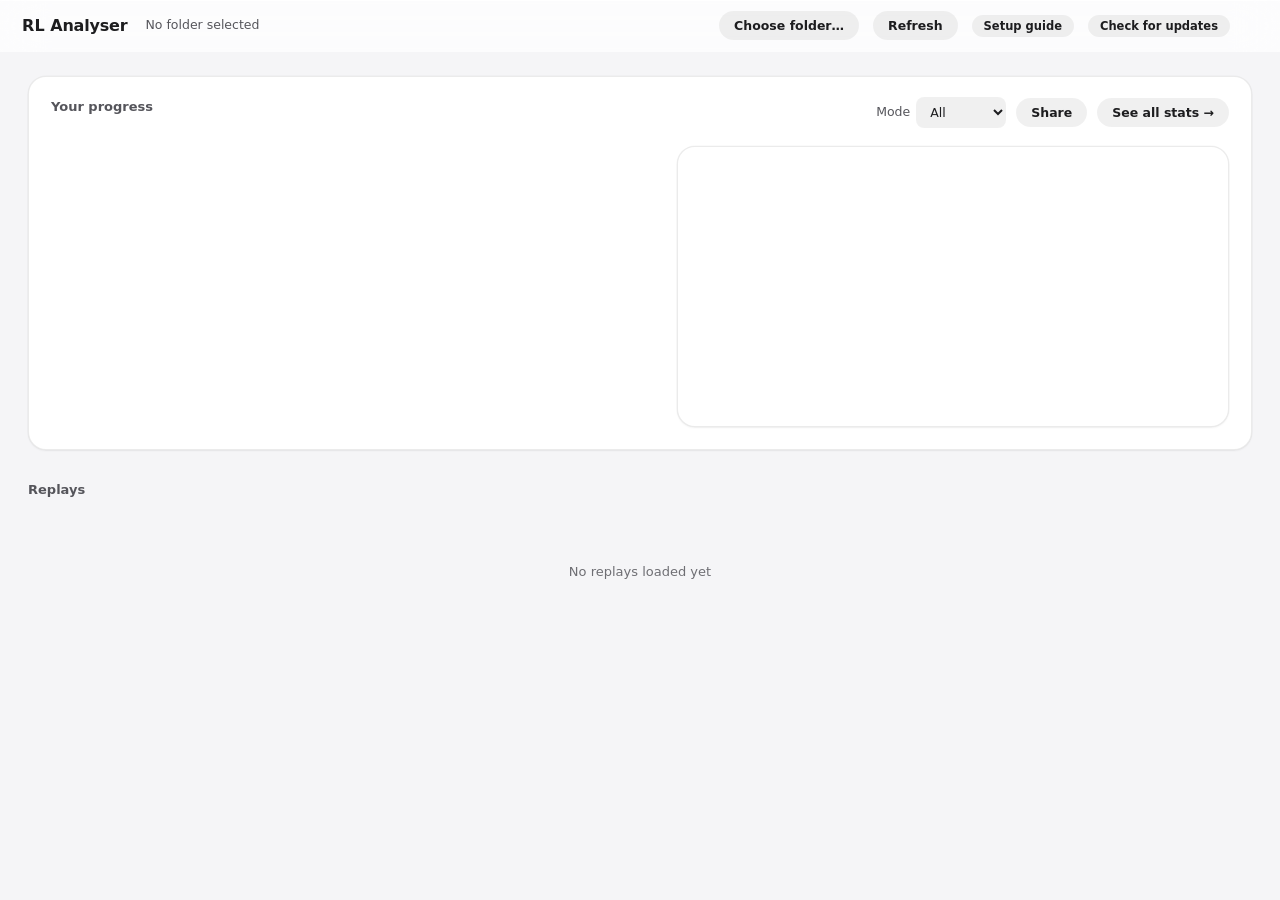
<file: ui/index.html>
<!DOCTYPE html>
<html lang="en">
<head>
<meta charset="utf-8" />
<meta name="color-scheme" content="light dark" />
<title>RL Analyser</title>
<link rel="stylesheet" href="styles.css" />
</head>
<body>
<div id="app">

  <div class="titlebar">
    <div class="wordmark"><span class="rl">RL</span> <span class="word">Analyser</span> <span id="app-version" class="app-version"></span></div>
    <span id="demo-chip" class="demo-chip hidden" title="Demo build: accounts and payments are pretend. Nothing is stored online and nobody is charged.">DEMO</span>
    <div class="folder-row app-only">
      <span id="folder-label" class="folder-label">No folder selected</span>
    </div>
    <button id="choose-folder-btn" class="btn app-only">Choose folder&hellip;</button>
    <button id="refresh-btn" class="btn app-only">Refresh</button>
    <button id="setup-btn" class="btn btn-small app-only" title="Replay folder, who you are and your rank">Setup guide</button>
    <button id="update-btn" class="btn btn-small" title="">Check for updates</button>
    <div class="account-wrap app-only">
      <button id="account-btn" class="btn btn-small hidden" title="Your account" aria-haspopup="true"></button>
      <div id="account-menu" class="account-menu hidden" role="menu"></div>
    </div>
    <span id="status" class="status app-only"></span>
  </div>

  <div id="update-banner" class="update-banner hidden">
    <div class="update-text">
      <div id="update-title" class="update-title"></div>
      <div id="update-notes" class="update-notes"></div>
    </div>
    <div id="update-progress" class="update-progress hidden"><div id="update-bar-fill" class="update-bar-fill"></div></div>
    <div class="update-actions">
      <button id="update-install" class="btn btn-primary">Install &amp; restart</button>
      <button id="update-later" class="btn">Later</button>
      <button id="update-cancel" class="btn hidden">Cancel</button>
    </div>
  </div>

  <div id="account-banner" class="update-banner hidden">
    <div class="update-text">
      <div id="account-banner-title" class="update-title"></div>
      <div id="account-banner-notes" class="update-notes"></div>
    </div>
    <div class="update-actions">
      <button id="account-banner-action" class="btn btn-primary hidden"></button>
      <button id="account-banner-close" class="btn">Dismiss</button>
    </div>
  </div>

  <!-- Landing: sign in / create an account. Shown instead of the app until someone is signed in. -->
  <div id="view-landing" class="view">
    <div id="landing" class="landing"></div>
  </div>

  <!-- Welcome: first-run setup, also reachable from "Setup guide" -->
  <div id="view-welcome" class="view">
    <div class="home-scroll">
      <div class="welcome">
        <div id="welcome-steps" class="welcome-steps"></div>
        <div id="welcome-body" class="card welcome-card"></div>
      </div>
    </div>
  </div>

  <!-- Home: progression on top, every replay as a tile -->
  <div id="view-home" class="view active">
    <div class="home-scroll">
      <div id="home-alerts"></div>
      <div id="home-goals"></div>
      <section class="home-strip">
        <div class="strip-head">
          <div>
            <div class="strip-title">Your progress</div>
            <div id="home-summary" class="strip-summary"></div>
          </div>
          <div class="strip-controls">
            <span class="field-label">Mode</span>
            <select id="home-mode" class="select select--sm"><option>All</option></select>
            <span id="home-rank-wrap" hidden>
              <span class="field-label">Your rank</span>
              <select id="home-rank" class="select select--md" title="Compare your stats with players of this rank"></select>
            </span>
            <button id="home-rank-lock" class="btn btn-small" data-upgrade="benchmarks" hidden title="Rank benchmarks are part of Pro"><svg class="icon-lock" viewBox="0 0 16 16" fill="none" stroke="currentColor" stroke-width="1.6" stroke-linecap="round" stroke-linejoin="round" aria-hidden="true"><rect x="3.5" y="7" width="9" height="6.5" rx="1.5"/><path d="M5.5 7V5a2.5 2.5 0 015 0v2"/></svg>Compare with your rank</button>
            <button id="share-home-btn" class="btn" title="Save a picture of your progress">Share</button>
            <button id="see-all-btn" class="btn">See all stats &rarr;</button>
          </div>
        </div>
        <div class="strip-body">
          <div id="home-rank-note" class="rank-note" hidden></div>
          <div id="home-cards" class="stat-cards"></div>
          <div class="card chart-card home-chart"><canvas id="home-chart"></canvas></div>
        </div>
      </section>

      <div class="section-label tiles-label">Replays</div>
      <div id="tile-grid" class="tile-grid">
        <div class="placeholder">No replays loaded yet</div>
      </div>
    </div>
  </div>

  <!-- Match: the replay on the left, the AI analysis and chat on the right -->
  <div id="view-match" class="view">
    <div class="match-bar">
      <button id="back-btn" class="btn">&larr; Home</button>
      <div class="match-bar-info">
        <div id="match-title" class="match-title"></div>
        <div id="match-subtitle" class="match-subtitle"></div>
      </div>
      <div id="match-score" class="match-score"></div>
      <button id="share-match-btn" class="btn" title="Save a picture of this match">Share</button>
    </div>

    <div class="match-layout">
      <div class="match-left">
        <div class="viewer-card">
          <div class="viewer-top">
            <span id="viewer-score" class="viewer-score"></span>
            <span id="viewer-clock" class="viewer-clock"></span>
            <span id="viewer-state" class="viewer-state"></span>
          </div>
          <div class="viewer-middle">
            <div class="viewer-stage">
              <canvas id="pitch-canvas"></canvas>
              <div id="viewer-msg" class="viewer-msg"></div>
            </div>
            <div id="viewer-side" class="viewer-side"></div>
          </div>
          <div class="viewer-controls">
            <button id="viewer-play" class="btn" style="width:64px;">Play</button>
            <select id="viewer-speed" class="viewer-select">
              <option>0.25x</option><option>0.5x</option><option selected>1x</option><option>2x</option><option>4x</option><option>8x</option>
            </select>
            <label class="viewer-check"><input type="checkbox" id="viewer-skip" checked /> Skip goal replays</label>
            <input type="range" id="viewer-slider" min="0" max="1" step="0.01" value="0" />
            <span id="viewer-time" class="viewer-time"></span>
          </div>
        </div>

        <div class="match-tabs">
          <div class="sub-tabs" id="sub-tabs">
            <button class="sub-tab active" data-sub="scoreboard">Scoreboard</button>
            <button class="sub-tab" data-sub="moments">Key moments</button>
            <button class="sub-tab" data-sub="findings">Findings</button>
            <button class="sub-tab" data-sub="movement">Movement</button>
            <button class="sub-tab" data-sub="positioning">Positioning</button>
            <button class="sub-tab" data-sub="boost">Boost</button>
            <button class="sub-tab" data-sub="challenges">Challenges</button>
            <button class="sub-tab" data-sub="mechanics">Mechanics</button>
            <button class="sub-tab" data-sub="defence">Defence</button>
            <button class="sub-tab" data-sub="match">Match</button>
          </div>

          <div id="sub-scoreboard" class="sub-page active">
            <div class="card">
              <table class="stat-table" id="scoreboard-table">
                <thead><tr><th>Team</th><th>Player</th><th>Score</th><th>Goals</th><th>Assists</th><th>Saves</th><th>Shots</th></tr></thead>
                <tbody></tbody>
              </table>
            </div>
            <div id="goals-line" class="goals-line"></div>
          </div>

          <div id="sub-moments" class="sub-page">
            <div class="section-label">Click Watch to jump to a moment in the replay above</div>
            <div id="coach-moments" class="coach-moments"></div>
          </div>
          <div id="sub-findings" class="sub-page">
            <div class="card coach-card"><ul id="coach-insights" class="coach-list"></ul></div>
          </div>

          <div id="sub-movement" class="sub-page">
            <div class="card"><table class="stat-table" id="table-movement"><thead></thead><tbody></tbody></table></div>
          </div>
          <div id="sub-positioning" class="sub-page">
            <div class="card"><table class="stat-table" id="table-positioning"><thead></thead><tbody></tbody></table></div>
          </div>
          <div id="sub-boost" class="sub-page">
            <div class="card"><table class="stat-table" id="table-boost"><thead></thead><tbody></tbody></table></div>
          </div>
          <div id="sub-challenges" class="sub-page">
            <div class="card"><table class="stat-table" id="table-challenges"><thead></thead><tbody></tbody></table></div>
          </div>
          <div id="sub-mechanics" class="sub-page">
            <div class="card"><table class="stat-table" id="table-mechanics"><thead></thead><tbody></tbody></table></div>
          </div>
          <div id="sub-defence" class="sub-page">
            <div class="card"><table class="stat-table" id="table-defence"><thead></thead><tbody></tbody></table></div>
          </div>
          <div id="sub-match" class="sub-page">
            <div class="card">
              <div class="kv-grid" id="match-kv"></div>
            </div>
          </div>
          <div id="analysis-note" class="analysis-note"></div>
        </div>
      </div>

      <aside class="ai-panel">
        <div class="ai-head"><span id="ai-orb" class="ai-orb"></span>AI analysis<span id="ai-status" class="ai-status"></span></div>
        <div id="coach-note" class="coach-note"></div>
        <div id="coach-body" class="ai-body" style="display:none;">
          <div class="ai-scroll">
            <div id="coach-setup" class="coach-setup"></div>
            <div id="coach-report"></div>
          </div>
          <div class="ai-chat">
            <div class="ai-chat-head">Ask the coach</div>
            <div id="chat-log" class="chat-log"></div>
            <form id="chat-form" class="chat-form" autocomplete="off">
              <input id="chat-input" class="chat-input" type="text"
                     placeholder="e.g. why did we concede the second goal?" />
              <button id="chat-send" class="btn btn-primary" type="submit">Send</button>
              <button id="chat-clear" class="btn" type="button">Clear</button>
            </form>
          </div>
        </div>
      </aside>
    </div>
  </div>

  <!-- Full progress -->
  <div id="view-progress" class="view">
    <div class="progress-bar">
      <button class="btn back-home">&larr; Home</button>
    </div>
    <div class="progress-page">
      <div class="progress-controls">
        <span class="field-label">Player</span>
        <select id="player-select" class="select select--lg"></select>
        <button id="me-btn" class="btn" disabled>This is me</button>
        <span class="field-label">Mode</span>
        <select id="mode-select" class="select select--sm"><option>All</option></select>
      </div>

      <div id="progress-summary" class="progress-summary"></div>

      <div class="progress-grid">
        <div class="card">
          <div class="section-label" style="padding:14px 16px 0;">Averages per game &middot; click a stat to chart it</div>
          <table class="compare-table" id="compare-table">
            <thead><tr><th>Stat</th><th>All</th><th>Last 10</th><th>Wins</th><th>Losses</th></tr></thead>
            <tbody></tbody>
          </table>
        </div>
        <div class="card chart-card">
          <canvas id="trend-chart"></canvas>
        </div>
      </div>

      <div class="section-label">Games &middot; double-click to open</div>
      <div class="card">
        <table class="stat-table" id="games-table">
          <thead>
            <tr>
              <th>Date</th><th>Mode</th><th>Map</th><th>Result</th><th>Score</th>
              <th>Pts</th><th>G</th><th>A</th><th>Sv</th><th>Sh</th>
              <th>Avg speed</th><th>% Behind ball</th><th>Avg boost</th>
            </tr>
          </thead>
          <tbody></tbody>
        </table>
      </div>
    </div>
  </div>

  <!-- Upgrade dialog: shown when a Pro feature is used, and while waiting for a payment -->
  <div id="upgrade-modal" class="modal hidden" role="dialog" aria-modal="true" aria-labelledby="upgrade-title">
    <div class="modal-card card">
      <div id="upgrade-body"></div>
    </div>
  </div>

</div>

<script src="motion.js"></script>
<script src="chart.js"></script>
<script src="pitch.js"></script>
<script src="app.js"></script>
<script src="welcome.js"></script>
<script src="goals.js"></script>
<script src="share.js"></script>
<script src="coach.js"></script>
<script src="update.js"></script>
<script src="account.js"></script>
<script src="landing.js"></script>
</body>
</html>
</file>
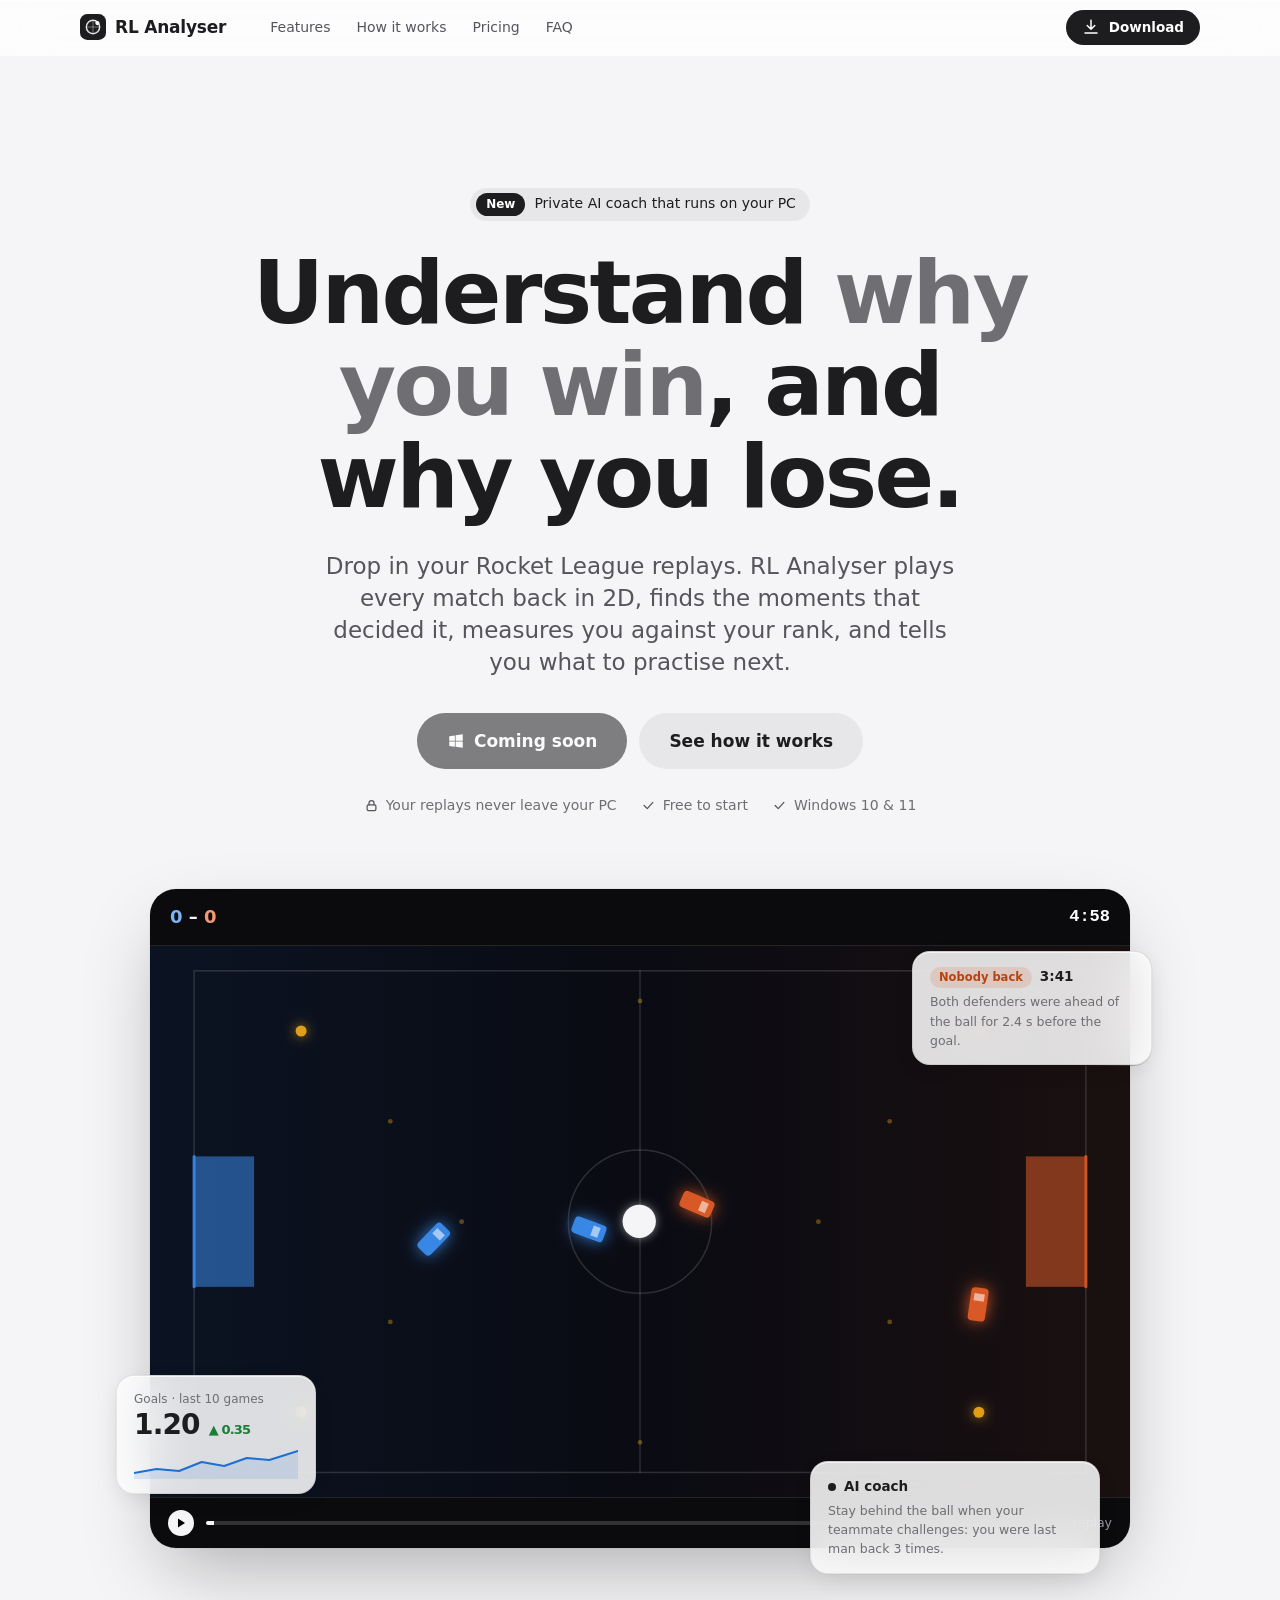
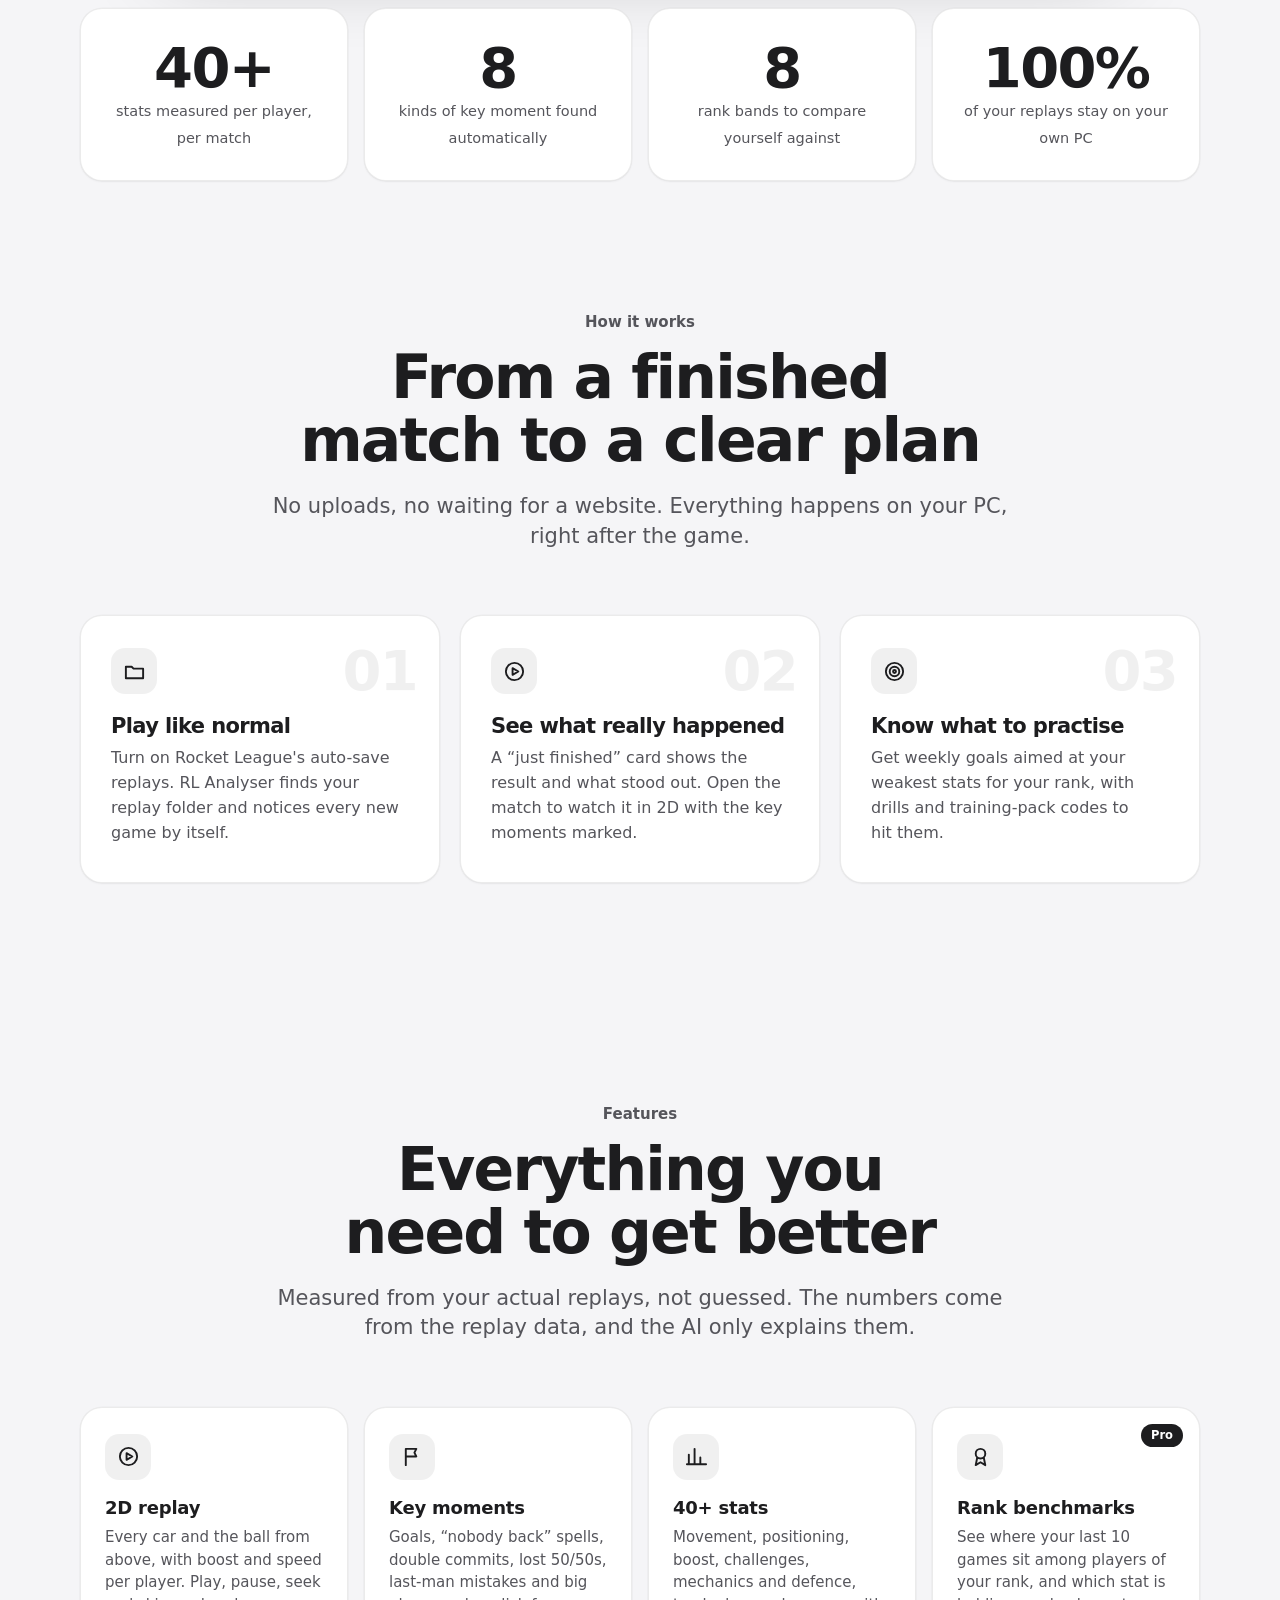
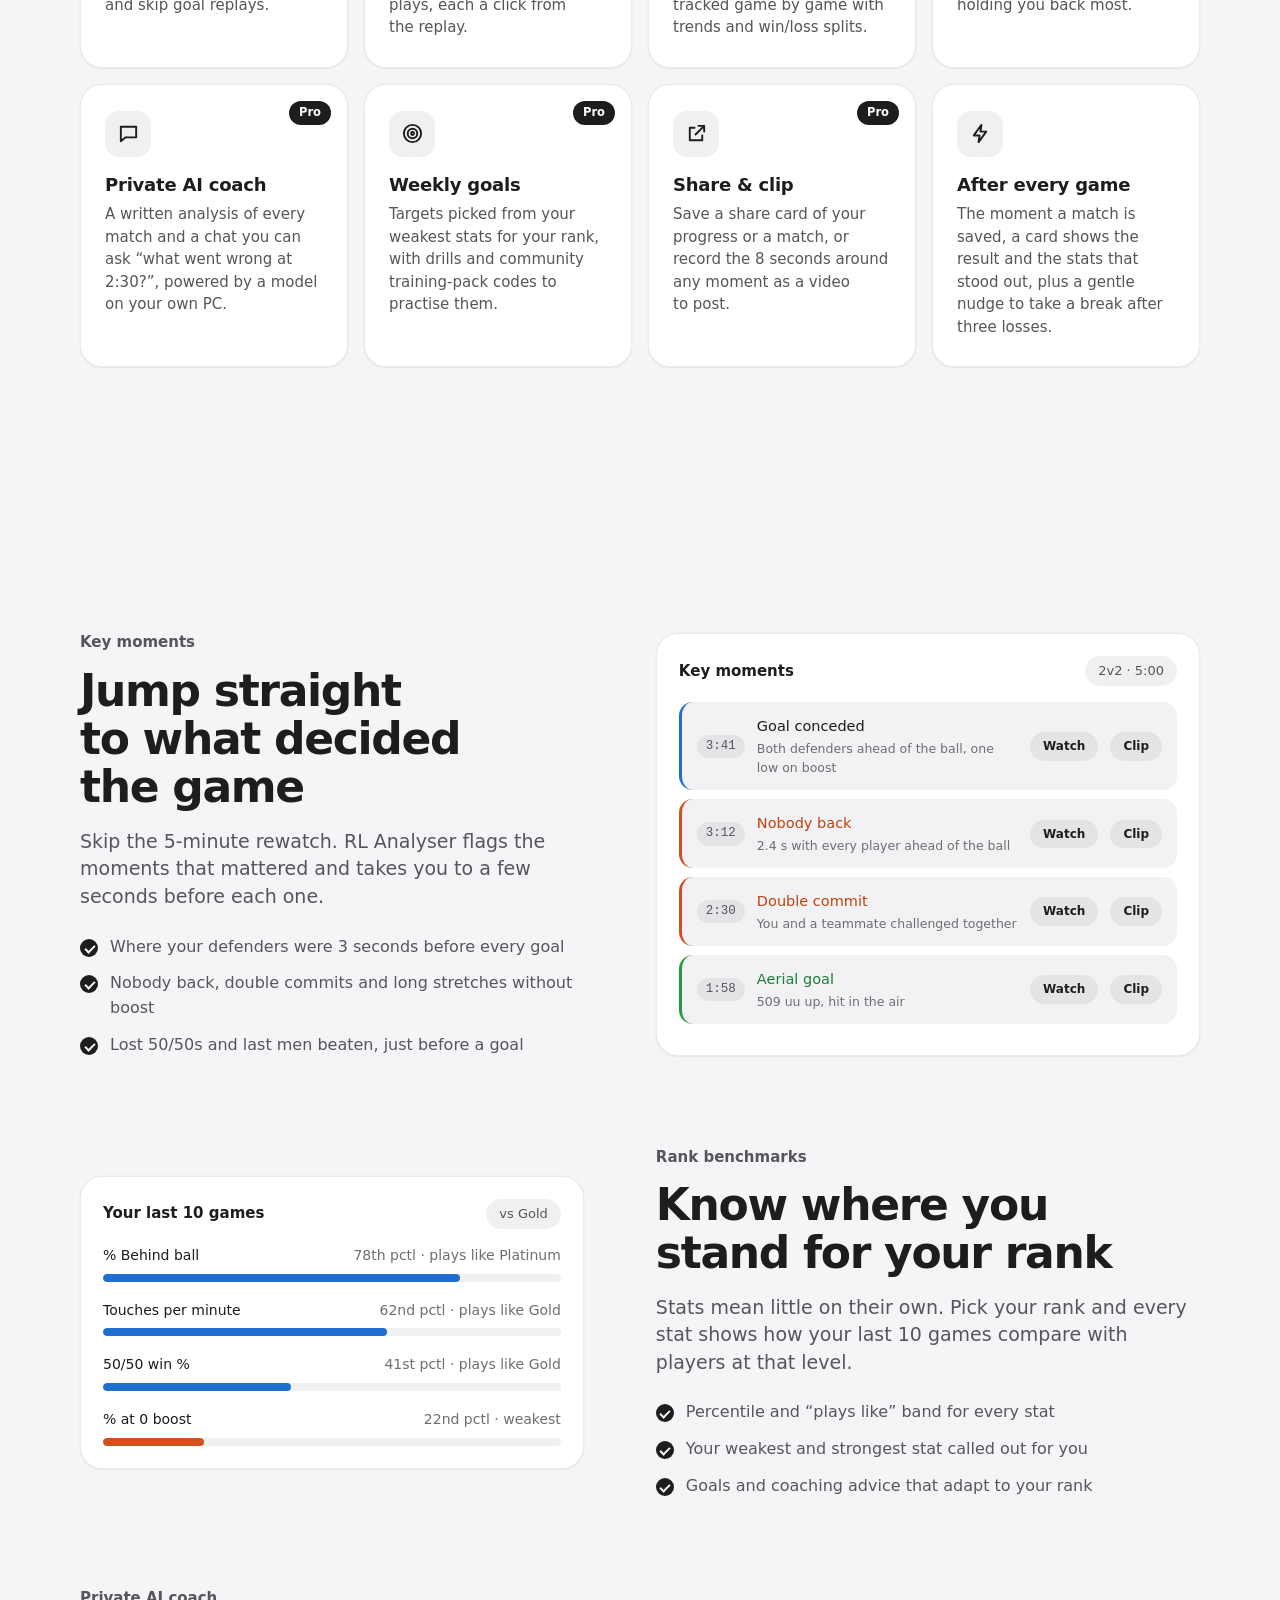
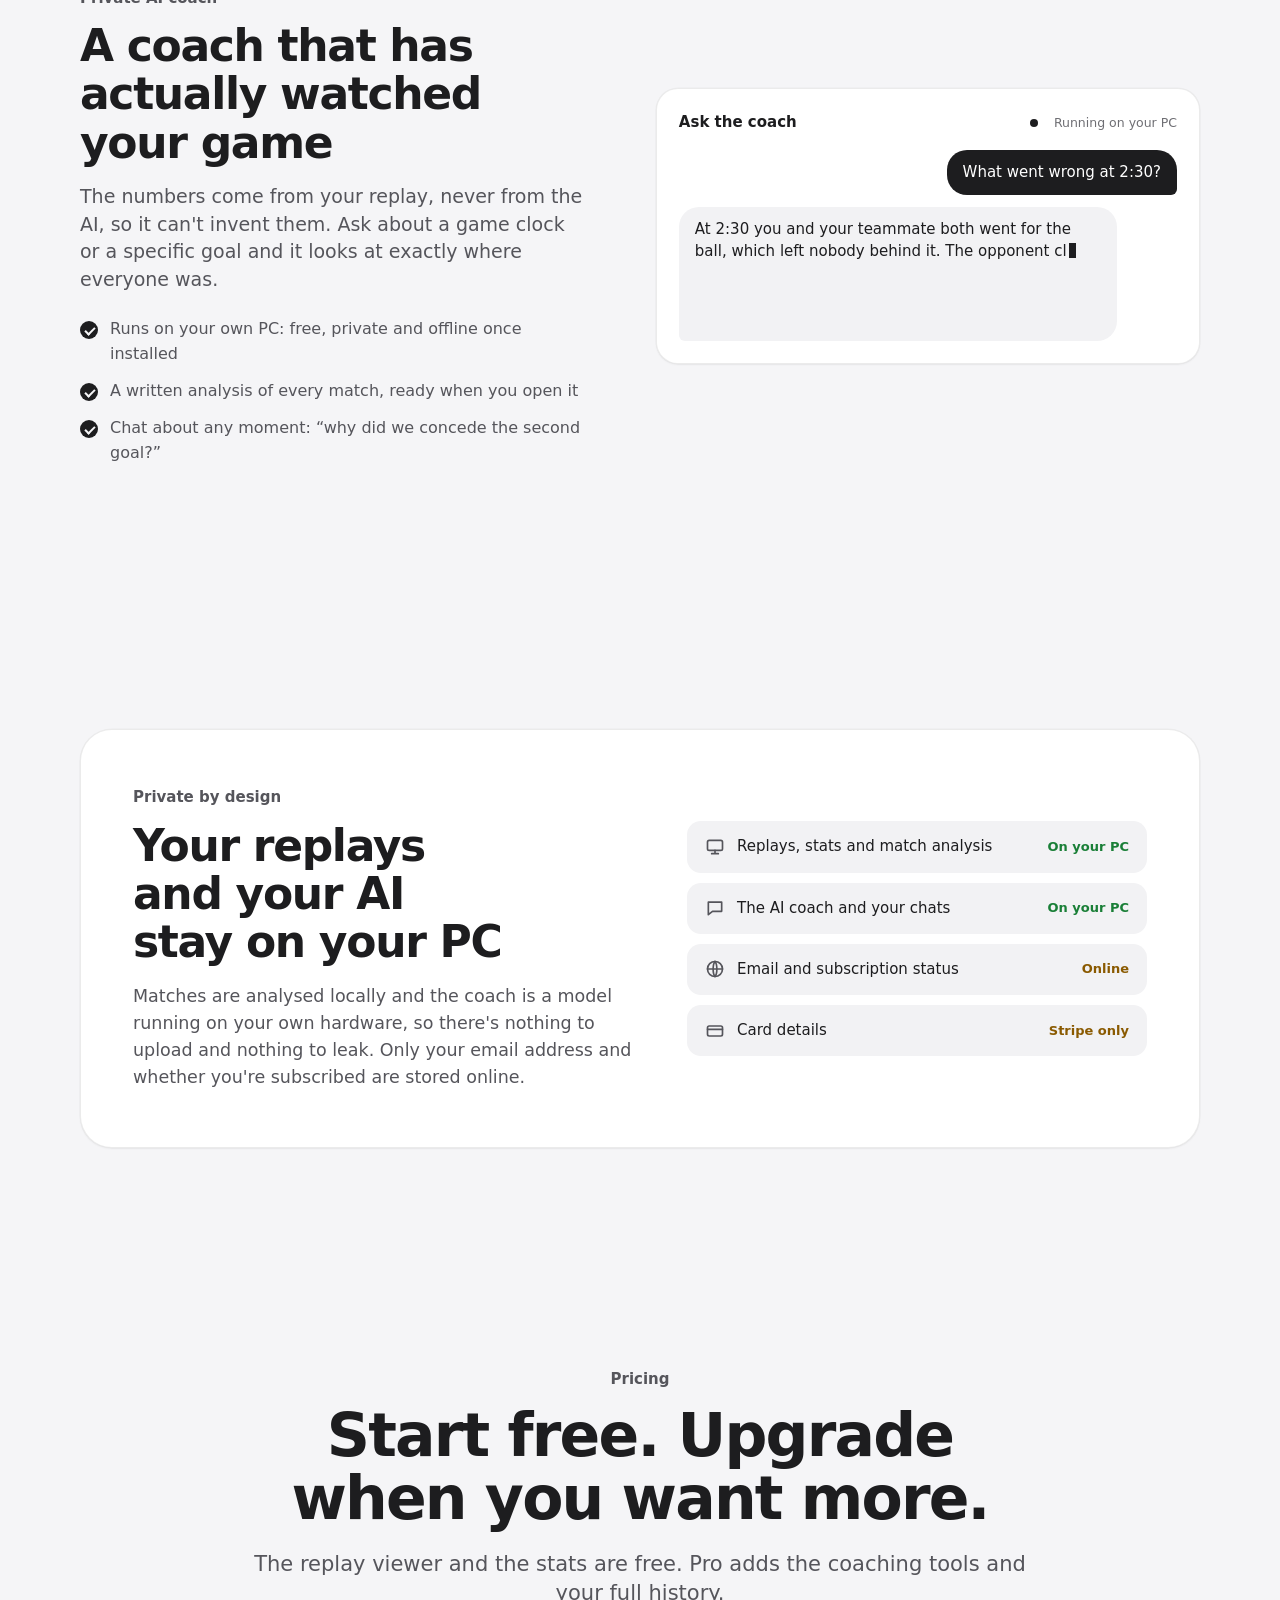
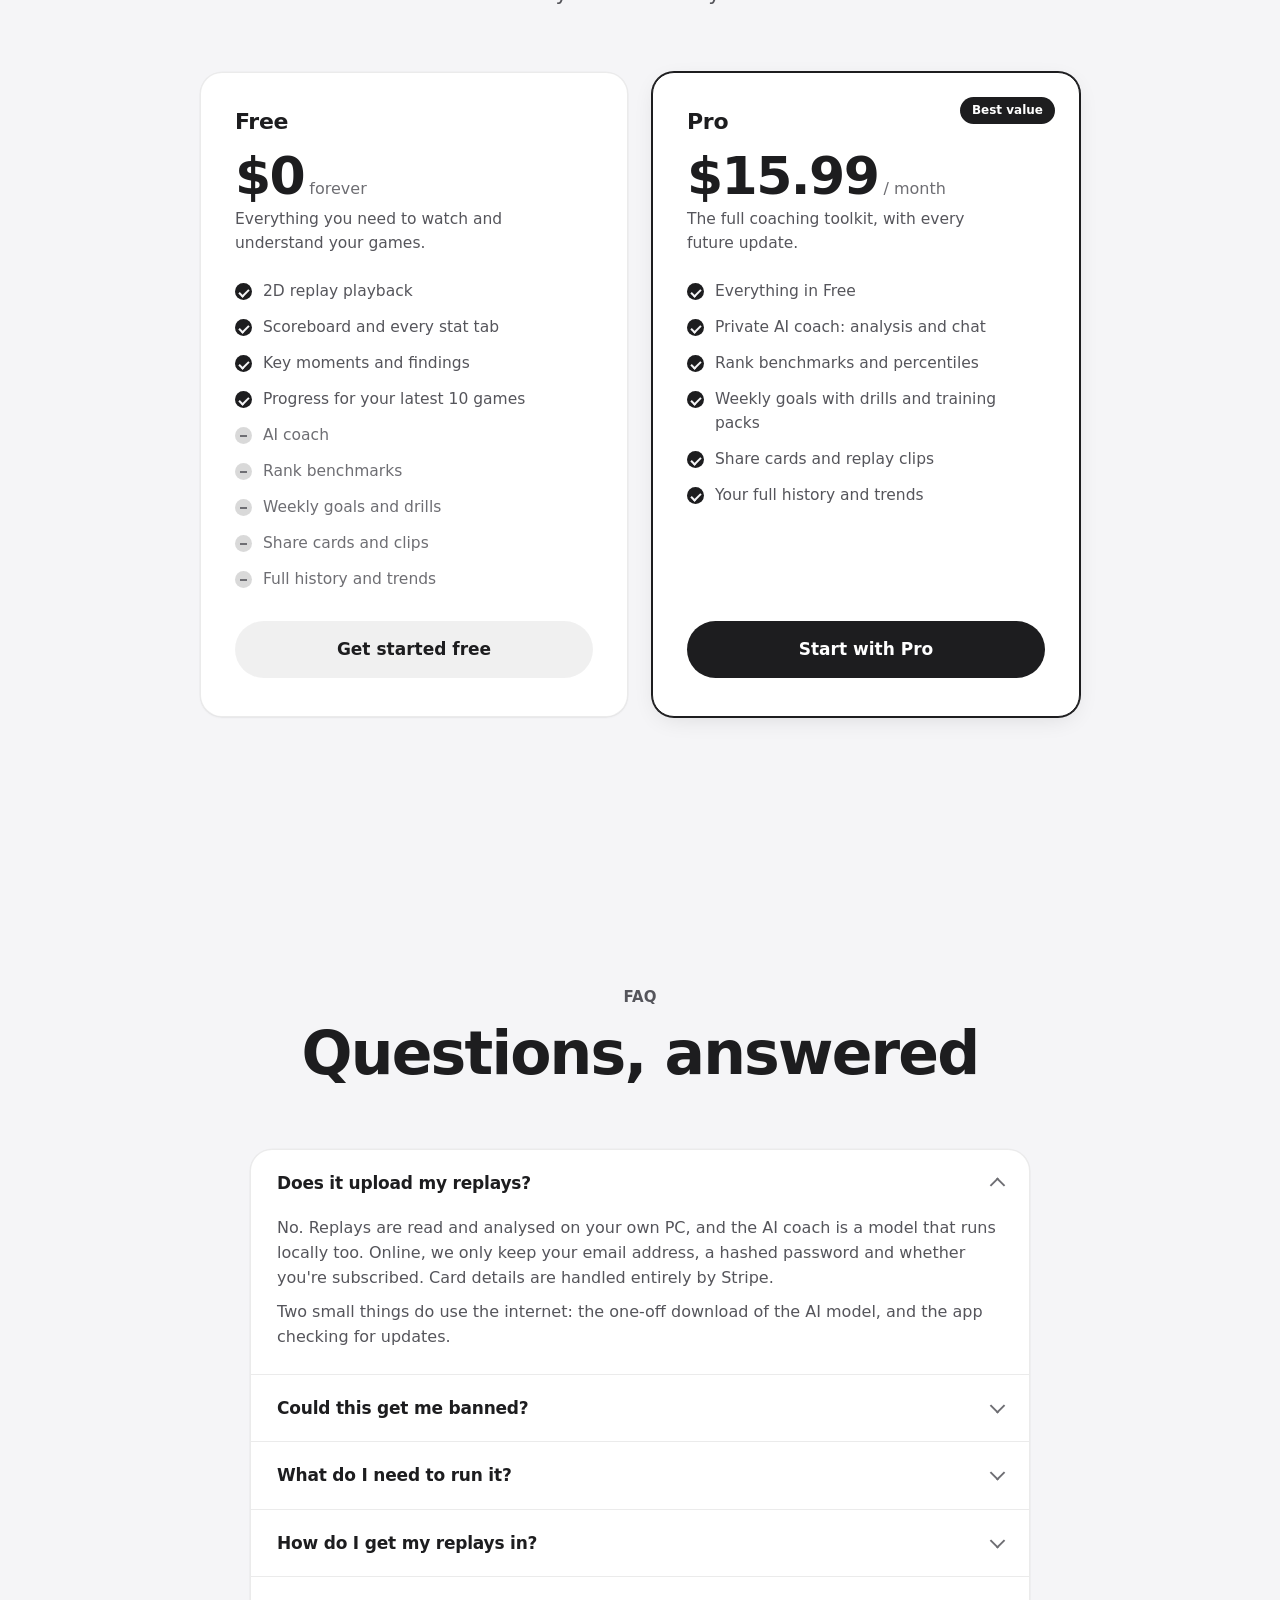
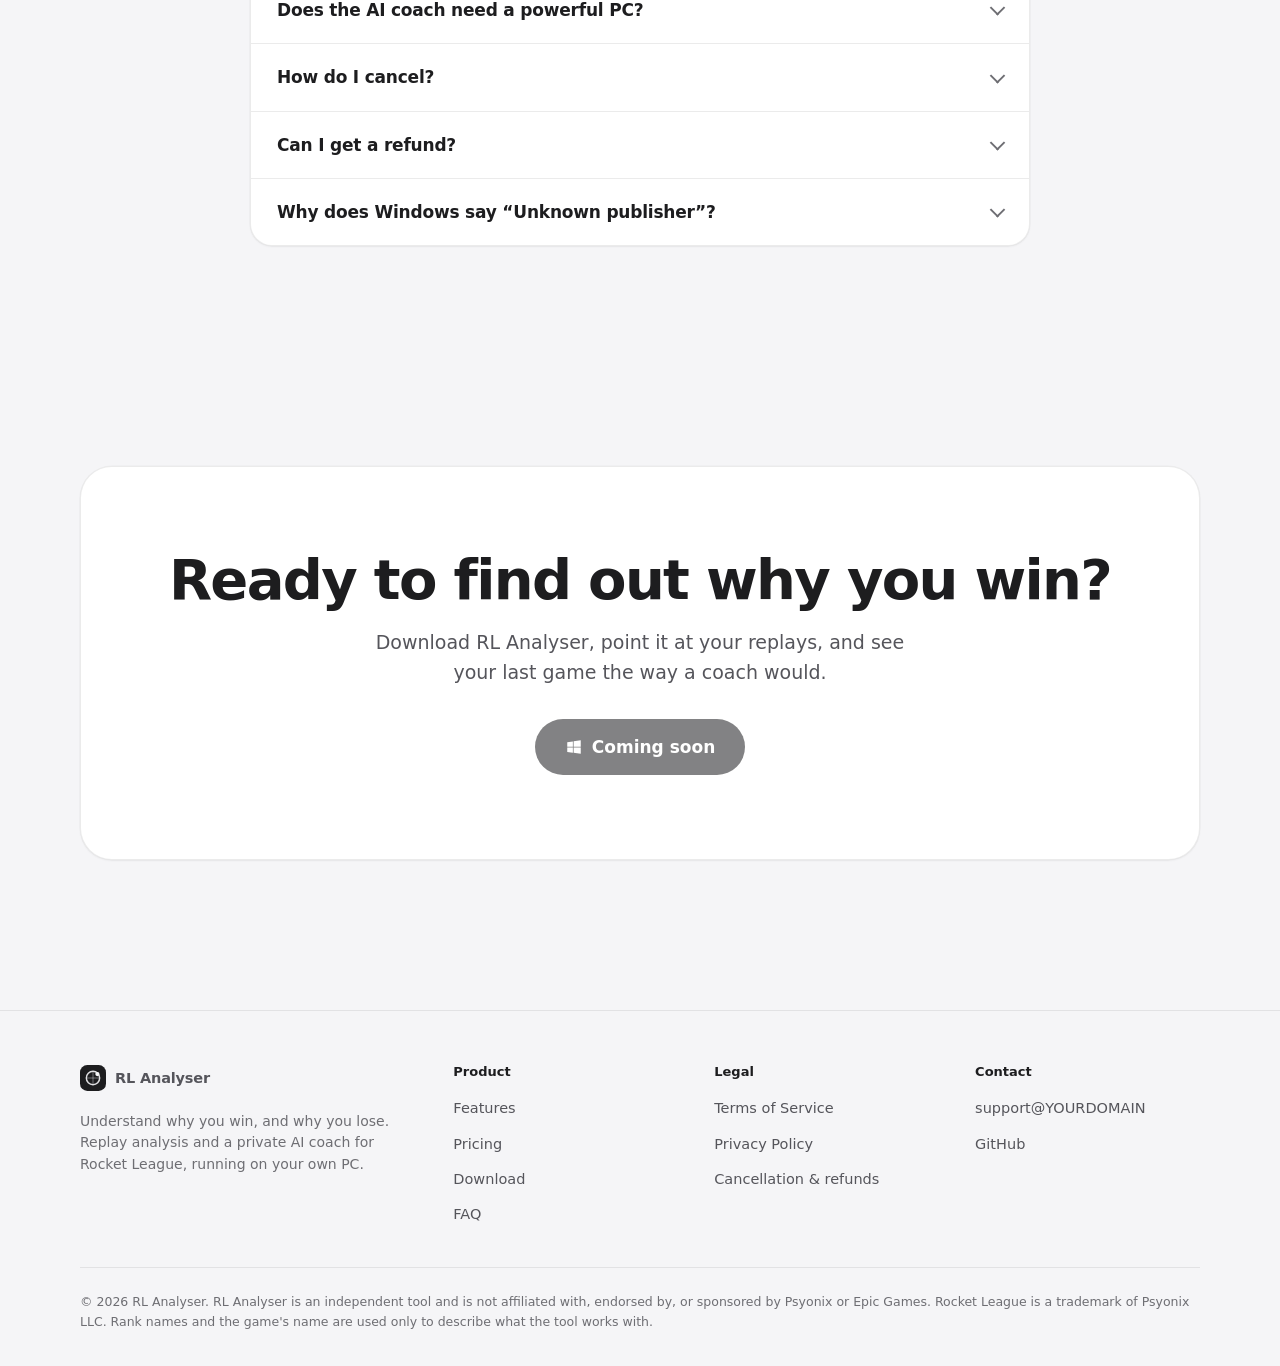
<file: website/index.html>
<!doctype html>
<html lang="en" class="no-js">
<head>
<meta charset="utf-8">
<meta name="viewport" content="width=device-width, initial-scale=1">
<title>RL Analyser: Rocket League replay analysis and a private AI coach</title>
<meta name="description" content="Replay every Rocket League match in 2D, find the moments that decided it, compare your stats with your rank, and get coaching from a private AI that runs on your own PC.">
<meta name="theme-color" content="#f5f5f7" media="(prefers-color-scheme: light)">
<meta name="theme-color" content="#000000" media="(prefers-color-scheme: dark)">
<meta name="color-scheme" content="light dark">
<link rel="canonical" href="https://YOURDOMAIN/">
<link rel="icon" href="assets/favicon.svg" type="image/svg+xml">
<link rel="icon" href="assets/favicon.ico" sizes="any">
<meta property="og:type" content="website">
<meta property="og:site_name" content="RL Analyser">
<meta property="og:title" content="RL Analyser: understand why you win, and why you lose">
<meta property="og:description" content="2D replays, key moments, rank-based stats and a private AI coach for Rocket League. Your replays never leave your PC.">
<meta property="og:url" content="https://YOURDOMAIN/">
<meta property="og:image" content="https://YOURDOMAIN/assets/og-image.png">
<meta name="twitter:card" content="summary_large_image">
<link rel="stylesheet" href="assets/site.css">
<script type="application/ld+json">
{"@context":"https://schema.org","@type":"SoftwareApplication","name":"RL Analyser","applicationCategory":"GameApplication","operatingSystem":"Windows 10, Windows 11",
 "description":"Rocket League replay analysis with 2D playback, key moments, rank benchmarks and a private on-device AI coach.",
 "offers":[{"@type":"Offer","price":"0","priceCurrency":"USD","name":"Free"},{"@type":"Offer","price":"15.99","priceCurrency":"USD","name":"Pro (monthly)"}]}
</script>
</head>
<body data-page="home" id="top">
<a class="skip" href="#main">Skip to content</a>
<div id="site-header"></div>

<main id="main">

<!-- ================= HERO ================= -->
<header class="hero">
  <div class="wrap">
    <div class="hero-copy">
      <div class="pill reveal"><b>New</b> Private AI coach that runs on your PC</div>
      <h1 class="reveal">Understand <span class="grad">why you win</span>, and why you lose.</h1>
      <p class="lead reveal">Drop in your Rocket League replays. RL Analyser plays every match back in 2D, finds the moments that decided it, measures you against your rank, and tells you what to practise next.</p>
      <div class="hero-cta reveal">
        <a class="btn btn-primary btn-lg" href="download.html" data-download aria-disabled="true">Download for Windows</a>
        <a class="btn btn-lg" href="#how">See how it works</a>
      </div>
      <div class="hero-meta reveal">
        <span><svg viewBox="0 0 24 24" fill="none" stroke="currentColor" stroke-width="2" stroke-linecap="round" stroke-linejoin="round" aria-hidden="true"><rect x="5" y="11" width="14" height="9" rx="2"/><path d="M8 11V8a4 4 0 018 0v3"/></svg>Your replays never leave your PC</span>
        <span><svg viewBox="0 0 24 24" fill="none" stroke="currentColor" stroke-width="2" stroke-linecap="round" stroke-linejoin="round" aria-hidden="true"><path d="M5 12l5 5 9-10"/></svg>Free to start</span>
        <span><svg viewBox="0 0 24 24" fill="none" stroke="currentColor" stroke-width="2" stroke-linecap="round" stroke-linejoin="round" aria-hidden="true"><path d="M5 12l5 5 9-10"/></svg>Windows 10 &amp; 11</span>
      </div>
    </div>

    <div class="stage reveal" aria-label="A drawn illustration of the app's 2D replay view">
      <div class="replay">
        <div class="replay-top">
          <span class="score"><span class="b" id="hud-b">0</span> <span aria-hidden="true">&ndash;</span> <span class="o" id="hud-o">0</span></span>
          <span class="live" id="hud-state"></span>
          <span class="clock" id="hud-clock">4:58</span>
        </div>
        <canvas id="replay-canvas" aria-hidden="true"></canvas>
        <div class="replay-bar"><span class="play"><svg viewBox="0 0 12 12" fill="currentColor" aria-hidden="true"><path d="M3 1.5l7 4.5-7 4.5z"/></svg></span><span class="track"><i id="hud-track"></i></span><span>2D replay</span></div>
      </div>
      <div class="float f1">
        <div class="mini-label">Goals &middot; last 10 games</div>
        <div class="mini-value">1.20 <span class="good delta">&#9650; 0.35</span></div>
        <svg class="spark" viewBox="0 0 160 32" preserveAspectRatio="none" aria-hidden="true">
          <path d="M0 26 L22 22 L44 24 L66 15 L88 19 L110 11 L132 13 L160 4 V32 H0 Z"/>
          <polyline points="0,26 22,22 44,24 66,15 88,19 110,11 132,13 160,4"/>
        </svg>
      </div>
      <div class="float f2"><span class="tag">Nobody back</span><b>3:41</b><div class="mini-sub mt">Both defenders were ahead of the ball for 2.4 s before the goal.</div></div>
      <div class="float f3"><span class="ai-dot"></span><b>AI coach</b><div class="mini-sub mt">Stay behind the ball when your teammate challenges: you were last man back 3 times.</div></div>
    </div>
  </div>
</header>

<section class="facts-strip" aria-label="At a glance">
  <div class="wrap facts">
    <div class="card fact reveal"><b data-count="40" data-suffix="+">40+</b><span>stats measured per player, per match</span></div>
    <div class="card fact reveal"><b data-count="8">8</b><span>kinds of key moment found automatically</span></div>
    <div class="card fact reveal"><b data-count="8">8</b><span>rank bands to compare yourself against</span></div>
    <div class="card fact reveal"><b data-count="100" data-suffix="%">100%</b><span>of your replays stay on your own PC</span></div>
  </div>
</section>

<!-- ================= HOW IT WORKS ================= -->
<section id="how" data-section="howItWorks">
  <div class="wrap">
    <div class="section-head reveal"><div class="kicker">How it works</div><h2>From a finished match to a clear plan</h2><p>No uploads, no waiting for a website. Everything happens on your PC, right after the game.</p></div>
    <div class="steps">
      <div class="card step reveal"><div class="icon-chip"><svg viewBox="0 0 24 24" fill="none" stroke="currentColor" stroke-width="2" stroke-linecap="round" stroke-linejoin="round" aria-hidden="true"><path d="M3 7h6l2 2h10v10H3z"/></svg></div><h3>Play like normal</h3><p>Turn on Rocket League's auto-save replays. RL Analyser finds your replay folder and notices every new game by itself.</p></div>
      <div class="card step reveal"><div class="icon-chip"><svg viewBox="0 0 24 24" fill="none" stroke="currentColor" stroke-width="2" stroke-linecap="round" stroke-linejoin="round" aria-hidden="true"><circle cx="12" cy="12" r="9"/><path d="M10 8.5l6 3.5-6 3.5z"/></svg></div><h3>See what really happened</h3><p>A &ldquo;just finished&rdquo; card shows the result and what stood out. Open the match to watch it in 2D with the key moments marked.</p></div>
      <div class="card step reveal"><div class="icon-chip"><svg viewBox="0 0 24 24" fill="none" stroke="currentColor" stroke-width="2" stroke-linecap="round" stroke-linejoin="round" aria-hidden="true"><circle cx="12" cy="12" r="9"/><circle cx="12" cy="12" r="5"/><circle cx="12" cy="12" r="1.5"/></svg></div><h3>Know what to practise</h3><p>Get weekly goals aimed at your weakest stats for your rank, with drills and training-pack codes to hit them.</p></div>
    </div>
  </div>
</section>

<!-- ================= FEATURES ================= -->
<section id="features" data-section="features">
  <div class="wrap">
    <div class="section-head reveal"><div class="kicker">Features</div><h2>Everything you need to get better</h2><p>Measured from your actual replays, not guessed. The numbers come from the replay data, and the AI only explains them.</p></div>
    <div class="features">
      <article class="card feature reveal"><div class="icon-chip"><svg viewBox="0 0 24 24" fill="none" stroke="currentColor" stroke-width="2" stroke-linecap="round" stroke-linejoin="round" aria-hidden="true"><circle cx="12" cy="12" r="9"/><path d="M10 8.5l6 3.5-6 3.5z"/></svg></div><h3>2D replay</h3><p>Every car and the ball from above, with boost and speed per player. Play, pause, seek and skip goal replays.</p></article>
      <article class="card feature reveal"><div class="icon-chip"><svg viewBox="0 0 24 24" fill="none" stroke="currentColor" stroke-width="2" stroke-linecap="round" stroke-linejoin="round" aria-hidden="true"><path d="M5 21V4M5 4h11l-2 4 2 4H5"/></svg></div><h3>Key moments</h3><p>Goals, &ldquo;nobody back&rdquo; spells, double commits, lost 50/50s, last-man mistakes and big plays, each a click from the replay.</p></article>
      <article class="card feature reveal"><div class="icon-chip"><svg viewBox="0 0 24 24" fill="none" stroke="currentColor" stroke-width="2" stroke-linecap="round" stroke-linejoin="round" aria-hidden="true"><path d="M4 20V10M10 20V4M16 20v-7M22 20H2"/></svg></div><h3>40+ stats</h3><p>Movement, positioning, boost, challenges, mechanics and defence, tracked game by game with trends and win/loss splits.</p></article>
      <article class="card feature reveal"><span class="pro-tag">Pro</span><div class="icon-chip"><svg viewBox="0 0 24 24" fill="none" stroke="currentColor" stroke-width="2" stroke-linecap="round" stroke-linejoin="round" aria-hidden="true"><circle cx="12" cy="9" r="5"/><path d="M8.5 13.5L7 21l5-3 5 3-1.5-7.5"/></svg></div><h3>Rank benchmarks</h3><p>See where your last 10 games sit among players of your rank, and which stat is holding you back most.</p></article>
      <article class="card feature reveal"><span class="pro-tag">Pro</span><div class="icon-chip"><svg viewBox="0 0 24 24" fill="none" stroke="currentColor" stroke-width="2" stroke-linecap="round" stroke-linejoin="round" aria-hidden="true"><path d="M4 5h16v11H9l-5 4z"/></svg></div><h3>Private AI coach</h3><p>A written analysis of every match and a chat you can ask &ldquo;what went wrong at 2:30?&rdquo;, powered by a model on your own PC.</p></article>
      <article class="card feature reveal"><span class="pro-tag">Pro</span><div class="icon-chip"><svg viewBox="0 0 24 24" fill="none" stroke="currentColor" stroke-width="2" stroke-linecap="round" stroke-linejoin="round" aria-hidden="true"><circle cx="12" cy="12" r="9"/><circle cx="12" cy="12" r="5"/><circle cx="12" cy="12" r="1.5"/></svg></div><h3>Weekly goals</h3><p>Targets picked from your weakest stats for your rank, with drills and community training-pack codes to practise them.</p></article>
      <article class="card feature reveal"><span class="pro-tag">Pro</span><div class="icon-chip"><svg viewBox="0 0 24 24" fill="none" stroke="currentColor" stroke-width="2" stroke-linecap="round" stroke-linejoin="round" aria-hidden="true"><path d="M14 4h6v6M20 4l-9 9M18 14v5H5V6h5"/></svg></div><h3>Share &amp; clip</h3><p>Save a share card of your progress or a match, or record the 8 seconds around any moment as a video to post.</p></article>
      <article class="card feature reveal"><div class="icon-chip"><svg viewBox="0 0 24 24" fill="none" stroke="currentColor" stroke-width="2" stroke-linecap="round" stroke-linejoin="round" aria-hidden="true"><path d="M13 3L5 14h6l-1 7 8-11h-6z"/></svg></div><h3>After every game</h3><p>The moment a match is saved, a card shows the result and the stats that stood out, plus a gentle nudge to take a break after three losses.</p></article>
    </div>
  </div>
</section>

<!-- ================= DEEP DIVES ================= -->
<section data-section="deepDive">
  <div class="wrap">
    <div class="dive">
      <div class="dive-copy reveal">
        <div class="kicker">Key moments</div>
        <h3>Jump straight to what decided the game</h3>
        <p>Skip the 5-minute rewatch. RL Analyser flags the moments that mattered and takes you to a few seconds before each one.</p>
        <ul class="checks"><li>Where your defenders were 3 seconds before every goal</li><li>Nobody back, double commits and long stretches without boost</li><li>Lost 50/50s and last men beaten, just before a goal</li></ul>
      </div>
      <div class="card mock reveal" aria-label="Illustration of the key moments list">
        <div class="mock-head"><b>Key moments</b><span class="rank-pick">2v2 &middot; 5:00</span></div>
        <div class="moment goal"><span class="clk">3:41</span><span class="txt">Goal conceded<small>Both defenders ahead of the ball, one low on boost</small></span><span class="pillbtn">Watch</span><span class="pillbtn">Clip</span></div>
        <div class="moment bad"><span class="clk">3:12</span><span class="txt">Nobody back<small>2.4 s with every player ahead of the ball</small></span><span class="pillbtn">Watch</span><span class="pillbtn">Clip</span></div>
        <div class="moment bad"><span class="clk">2:30</span><span class="txt">Double commit<small>You and a teammate challenged together</small></span><span class="pillbtn">Watch</span><span class="pillbtn">Clip</span></div>
        <div class="moment good"><span class="clk">1:58</span><span class="txt">Aerial goal<small>509 uu up, hit in the air</small></span><span class="pillbtn">Watch</span><span class="pillbtn">Clip</span></div>
      </div>
    </div>

    <div class="dive flip">
      <div class="dive-copy reveal">
        <div class="kicker">Rank benchmarks</div>
        <h3>Know where you stand for your rank</h3>
        <p>Stats mean little on their own. Pick your rank and every stat shows how your last 10 games compare with players at that level.</p>
        <ul class="checks"><li>Percentile and &ldquo;plays like&rdquo; band for every stat</li><li>Your weakest and strongest stat called out for you</li><li>Goals and coaching advice that adapt to your rank</li></ul>
      </div>
      <div class="card mock reveal" aria-label="Illustration of stats compared with a rank">
        <div class="mock-head"><b>Your last 10 games</b><span class="rank-pick">vs Gold</span></div>
        <div class="bars">
          <div class="bar-row"><div class="top"><span>% Behind ball</span><span>78th pctl &middot; plays like Platinum</span></div><div class="bar"><i data-w="78"></i></div></div>
          <div class="bar-row"><div class="top"><span>Touches per minute</span><span>62nd pctl &middot; plays like Gold</span></div><div class="bar"><i data-w="62"></i></div></div>
          <div class="bar-row"><div class="top"><span>50/50 win %</span><span>41st pctl &middot; plays like Gold</span></div><div class="bar"><i data-w="41"></i></div></div>
          <div class="bar-row"><div class="top"><span>% at 0 boost</span><span>22nd pctl &middot; weakest</span></div><div class="bar warn"><i data-w="22"></i></div></div>
        </div>
      </div>
    </div>

    <div class="dive">
      <div class="dive-copy reveal">
        <div class="kicker">Private AI coach</div>
        <h3>A coach that has actually watched your game</h3>
        <p>The numbers come from your replay, never from the AI, so it can't invent them. Ask about a game clock or a specific goal and it looks at exactly where everyone was.</p>
        <ul class="checks"><li>Runs on your own PC: free, private and offline once installed</li><li>A written analysis of every match, ready when you open it</li><li>Chat about any moment: &ldquo;why did we concede the second goal?&rdquo;</li></ul>
      </div>
      <div class="card mock reveal" aria-label="Illustration of a chat with the AI coach">
        <div class="mock-head"><b>Ask the coach</b><span class="engine"><span class="ai-dot"></span>Running on your PC</span></div>
        <div class="chat">
          <div class="bubble me">What went wrong at 2:30?</div>
          <div class="bubble ai" data-typing="At 2:30 you and your teammate both went for the ball, which left nobody behind it. The opponent cleared past you and scored 4 seconds later. Next time, call the challenge and rotate back so one of you stays behind the ball."><span class="typed"></span><span class="cursor"></span></div>
        </div>
      </div>
    </div>
  </div>
</section>

<!-- ================= PRIVACY ================= -->
<section data-section="privacy">
  <div class="wrap">
    <div class="band reveal">
      <div>
        <div class="kicker">Private by design</div>
        <h2>Your replays and your AI stay on your PC</h2>
        <p>Matches are analysed locally and the coach is a model running on your own hardware, so there's nothing to upload and nothing to leak. Only your email address and whether you're subscribed are stored online.</p>
      </div>
      <div class="flow" aria-label="What happens where">
        <div class="here"><svg viewBox="0 0 24 24" fill="none" stroke="currentColor" stroke-width="2" stroke-linecap="round" stroke-linejoin="round" aria-hidden="true"><rect x="3" y="4" width="18" height="12" rx="2"/><path d="M8 20h8M12 16v4"/></svg>Replays, stats and match analysis<b>On your PC</b></div>
        <div class="here"><svg viewBox="0 0 24 24" fill="none" stroke="currentColor" stroke-width="2" stroke-linecap="round" stroke-linejoin="round" aria-hidden="true"><path d="M4 5h16v11H9l-5 4z"/></svg>The AI coach and your chats<b>On your PC</b></div>
        <div class="online"><svg viewBox="0 0 24 24" fill="none" stroke="currentColor" stroke-width="2" stroke-linecap="round" stroke-linejoin="round" aria-hidden="true"><circle cx="12" cy="12" r="9"/><path d="M3 12h18M12 3c3 3.5 3 14.5 0 18M12 3c-3 3.5-3 14.5 0 18"/></svg>Email and subscription status<b>Online</b></div>
        <div class="online"><svg viewBox="0 0 24 24" fill="none" stroke="currentColor" stroke-width="2" stroke-linecap="round" stroke-linejoin="round" aria-hidden="true"><rect x="3" y="6" width="18" height="12" rx="2"/><path d="M3 10h18"/></svg>Card details<b>Stripe only</b></div>
      </div>
    </div>
  </div>
</section>

<!-- ================= PRICING ================= -->
<section id="pricing" data-section="pricing">
  <div class="wrap">
    <div class="section-head reveal"><div class="kicker">Pricing</div><h2>Start free. Upgrade when you want more.</h2><p>The replay viewer and the stats are free. Pro adds the coaching tools and your full history.</p></div>
    <div class="plans">
      <div class="card plan reveal">
        <h3>Free</h3><div class="price">$0<small> forever</small></div>
        <p class="blurb">Everything you need to watch and understand your games.</p>
        <ul><li>2D replay playback</li><li>Scoreboard and every stat tab</li><li>Key moments and findings</li><li>Progress for your latest 10 games</li><li class="no">AI coach</li><li class="no">Rank benchmarks</li><li class="no">Weekly goals and drills</li><li class="no">Share cards and clips</li><li class="no">Full history and trends</li></ul>
        <a class="btn btn-lg" href="download.html">Get started free</a>
      </div>
      <div class="card plan pro reveal">
        <span class="badge">Best value</span>
        <h3>Pro</h3><div class="price"><span data-site="priceMonthly">$15.99</span><small> / month</small></div>
        <p class="blurb">The full coaching toolkit, with every future update.</p>
        <ul><li>Everything in Free</li><li>Private AI coach: analysis and chat</li><li>Rank benchmarks and percentiles</li><li>Weekly goals with drills and training packs</li><li>Share cards and replay clips</li><li>Your full history and trends</li></ul>
        <a class="btn btn-primary btn-lg" href="download.html">Start with Pro</a>
      </div>
    </div>
    <p class="fineprint reveal">Create your account inside the app and upgrade whenever you like. Cancel any time from the account menu. Prices in USD; tax may apply.</p>
  </div>
</section>

<!-- ================= FAQ ================= -->
<section id="faq" data-section="faq">
  <div class="wrap">
    <div class="section-head reveal"><div class="kicker">FAQ</div><h2>Questions, answered</h2></div>
    <div class="faq reveal">
      <details open><summary>Does it upload my replays?</summary><div class="answer"><p>No. Replays are read and analysed on your own PC, and the AI coach is a model that runs locally too. Online, we only keep your email address, a hashed password and whether you're subscribed. Card details are handled entirely by Stripe.</p><p>Two small things do use the internet: the one-off download of the AI model, and the app checking for updates.</p></div></details>
      <details><summary>Could this get me banned?</summary><div class="answer"><p>RL Analyser only reads the replay files Rocket League saves to your computer, the same way replay-analysis websites do. It never touches the game itself: no memory reading, no overlays, no injection.</p></div></details>
      <details><summary>What do I need to run it?</summary><div class="answer"><p>Windows 10 or 11 (64-bit) with Rocket League on PC, from Epic or Steam. Replays saved on consoles can't be read. Mac and Linux aren't supported yet.</p></div></details>
      <details><summary>How do I get my replays in?</summary><div class="answer"><p>Switch on Rocket League's <b>Auto-save replays</b> setting. The app finds the replay folder for you, loads what's there, and picks up each new game as soon as it's saved.</p></div></details>
      <details><summary>Does the AI coach need a powerful PC?</summary><div class="answer"><p>It needs a one-off model download: about 2.7&nbsp;GB for the Lite model, or 5.7&nbsp;GB for the better Standard model (best with an 8&nbsp;GB+ graphics card). With a graphics card a report takes seconds; on a CPU alone it takes a couple of minutes. Everything except the AI is instant either way.</p></div></details>
      <details><summary>How do I cancel?</summary><div class="answer"><p>Open the account menu in the app and choose <b>Manage subscription</b>. You keep Pro until the end of the month you've paid for, then you're back on Free. Your replays and stats are never deleted.</p></div></details>
      <details><summary>Can I get a refund?</summary><div class="answer"><p>See the <a href="refunds.html">cancellation and refunds page</a> for the details.</p></div></details>
      <details><summary>Why does Windows say &ldquo;Unknown publisher&rdquo;?</summary><div class="answer"><p>The installer isn't code-signed yet, so Windows SmartScreen shows a caution the first time. Choose <b>More info</b>, then <b>Run anyway</b>. We publish a SHA-256 checksum for every release so you can check your download is untouched.</p></div></details>
    </div>
  </div>
</section>

<section>
  <div class="wrap">
    <div class="cta reveal">
      <h2>Ready to find out why you win?</h2>
      <p>Download RL Analyser, point it at your replays, and see your last game the way a coach would.</p>
      <a class="btn btn-primary btn-lg" href="download.html" data-download aria-disabled="true">Download for Windows</a>
    </div>
  </div>
</section>

</main>

<div id="site-footer"></div>
<noscript><p class="noscript">RL Analyser's website works best with JavaScript on, but all the key information is on this page.</p></noscript>
<script src="site.config.js"></script>
<script src="assets/site.js"></script>
</body>
</html>
</file>
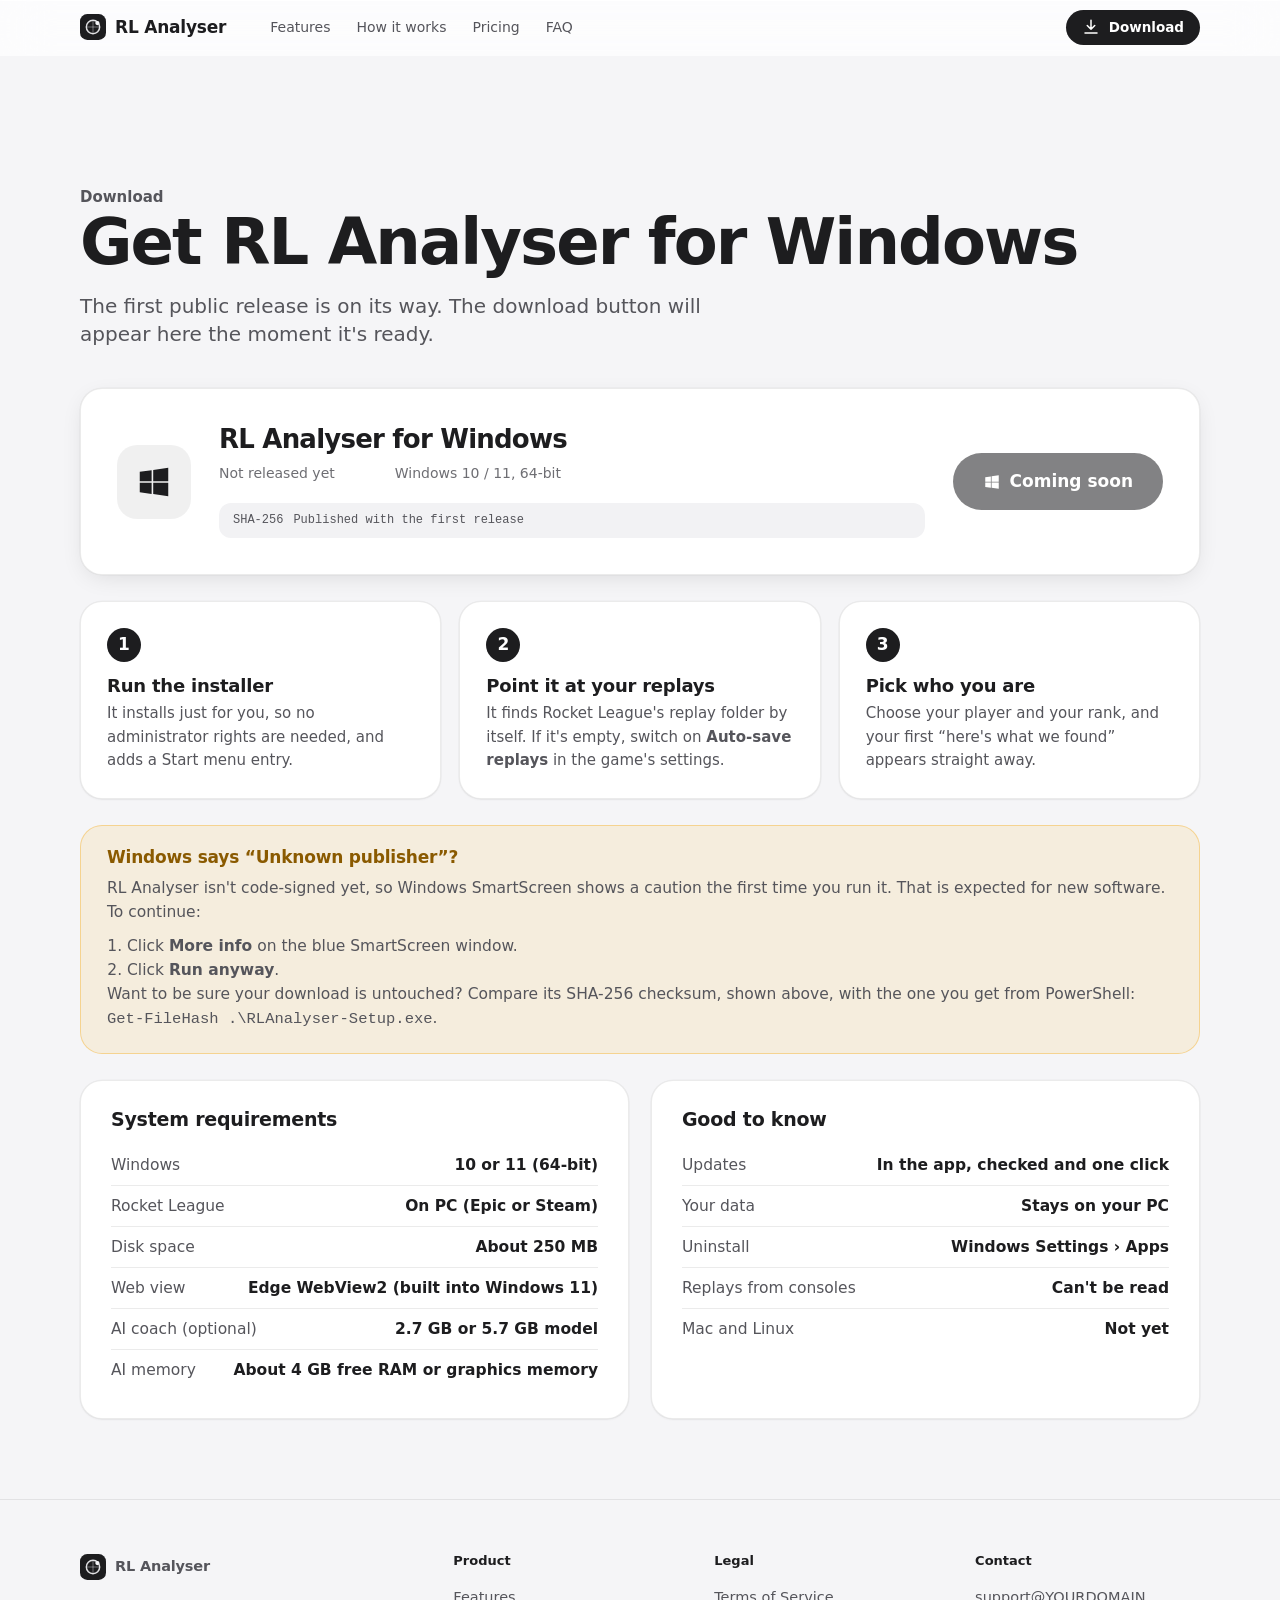
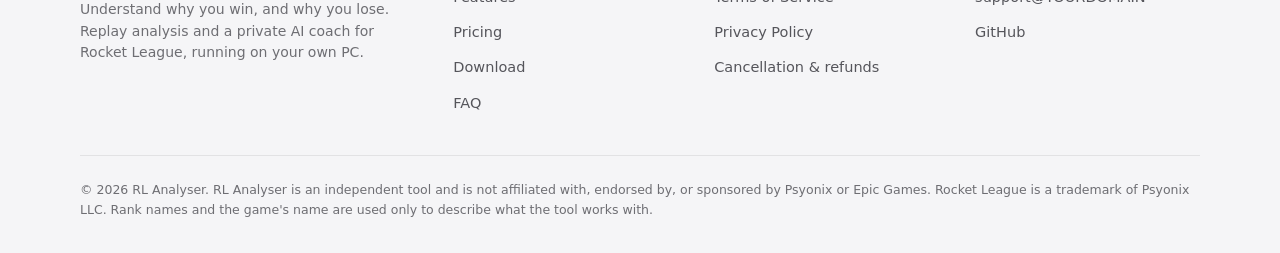
<file: website/download.html>
<!doctype html>
<html lang="en" class="no-js">
<head>
<meta charset="utf-8">
<meta name="viewport" content="width=device-width, initial-scale=1">
<title>Download RL Analyser for Windows</title>
<meta name="description" content="Download RL Analyser for Windows 10 and 11: Rocket League replay analysis with a private AI coach.">
<meta name="theme-color" content="#f5f5f7" media="(prefers-color-scheme: light)">
<meta name="theme-color" content="#000000" media="(prefers-color-scheme: dark)">
<meta name="color-scheme" content="light dark">
<link rel="canonical" href="https://YOURDOMAIN/download.html">
<link rel="icon" href="assets/favicon.svg" type="image/svg+xml">
<link rel="icon" href="assets/favicon.ico" sizes="any">
<meta property="og:type" content="website">
<meta property="og:site_name" content="RL Analyser">
<meta property="og:title" content="Download RL Analyser for Windows">
<meta property="og:description" content="Download RL Analyser for Windows 10 and 11: Rocket League replay analysis with a private AI coach.">
<meta property="og:image" content="https://YOURDOMAIN/assets/og-image.png">
<meta name="twitter:card" content="summary_large_image">
<link rel="stylesheet" href="assets/site.css">
</head>
<body data-page="inner">
<a class="skip" href="#main">Skip to content</a>
<div id="site-header"></div>

<main id="main" class="page">
  <div class="wrap">
    <div class="kicker">Download</div>
    <h1>Get RL Analyser for Windows</h1>
    <p class="sub" id="dl-lead">Free for Windows 10 and 11. Create an account inside the app, and upgrade to Pro whenever you like.</p>

    <div class="card dl-card reveal">
      <div class="os"><svg viewBox="0 0 24 24" fill="currentColor" aria-hidden="true"><path d="M3 5.5l7.5-1v7H3zM11.5 4.4L21 3v8.5h-9.5zM3 12.5h7.5v7L3 18.5zM11.5 12.5H21V21l-9.5-1.4z"/></svg></div>
      <div>
        <h2>RL Analyser for Windows</h2>
        <div class="dl-meta"><span id="dl-version">Not released yet</span><span id="dl-size"></span><span id="dl-date"></span><span>Windows 10 / 11, 64-bit</span></div>
        <div class="hash" id="dl-hash-row"><span>SHA-256</span><code id="dl-hash">Published with the first release</code><button class="btn btn-small" id="dl-copy" data-copy="dl-hash" type="button">Copy</button></div>
      </div>
      <a class="btn btn-primary btn-lg" href="download.html" data-download aria-disabled="true">Coming soon</a>
    </div>

    <div class="install">
      <div class="card reveal"><div class="n">1</div><h3>Run the installer</h3><p>It installs just for you, so no administrator rights are needed, and adds a Start menu entry.</p></div>
      <div class="card reveal"><div class="n">2</div><h3>Point it at your replays</h3><p>It finds Rocket League's replay folder by itself. If it's empty, switch on <b>Auto-save replays</b> in the game's settings.</p></div>
      <div class="card reveal"><div class="n">3</div><h3>Pick who you are</h3><p>Choose your player and your rank, and your first &ldquo;here's what we found&rdquo; appears straight away.</p></div>
    </div>

    <div class="notice reveal">
      <h3>Windows says &ldquo;Unknown publisher&rdquo;?</h3>
      <p>RL Analyser isn't code-signed yet, so Windows SmartScreen shows a caution the first time you run it. That is expected for new software. To continue:</p>
      <ol><li>Click <b>More info</b> on the blue SmartScreen window.</li><li>Click <b>Run anyway</b>.</li></ol>
      <p>Want to be sure your download is untouched? Compare its SHA-256 checksum, shown above, with the one you get from PowerShell: <code>Get-FileHash .\RLAnalyser-Setup.exe</code>.</p>
    </div>

    <div class="two">
      <div class="card panel reveal"><h3>System requirements</h3><ul>
        <li><span>Windows</span><b>10 or 11 (64-bit)</b></li>
        <li><span>Rocket League</span><b>On PC (Epic or Steam)</b></li>
        <li><span>Disk space</span><b>About 250 MB</b></li>
        <li><span>Web view</span><b>Edge WebView2 (built into Windows 11)</b></li>
        <li><span>AI coach (optional)</span><b>2.7 GB or 5.7 GB model</b></li>
        <li><span>AI memory</span><b>About 4 GB free RAM or graphics memory</b></li></ul></div>
      <div class="card panel reveal"><h3>Good to know</h3><ul>
        <li><span>Updates</span><b>In the app, checked and one click</b></li>
        <li><span>Your data</span><b>Stays on your PC</b></li>
        <li><span>Uninstall</span><b>Windows Settings &rsaquo; Apps</b></li>
        <li><span>Replays from consoles</span><b>Can't be read</b></li>
        <li><span>Mac and Linux</span><b>Not yet</b></li></ul></div>
    </div>

    <div class="card notes-box reveal" data-notes-box><h3>What's new in this version</h3><p id="dl-notes"></p></div>
  </div>
</main>

<div id="site-footer"></div>
<noscript><p class="noscript">This site works best with JavaScript on.</p></noscript>
<script src="site.config.js"></script>
<script src="assets/site.js"></script>
</body>
</html>
</file>
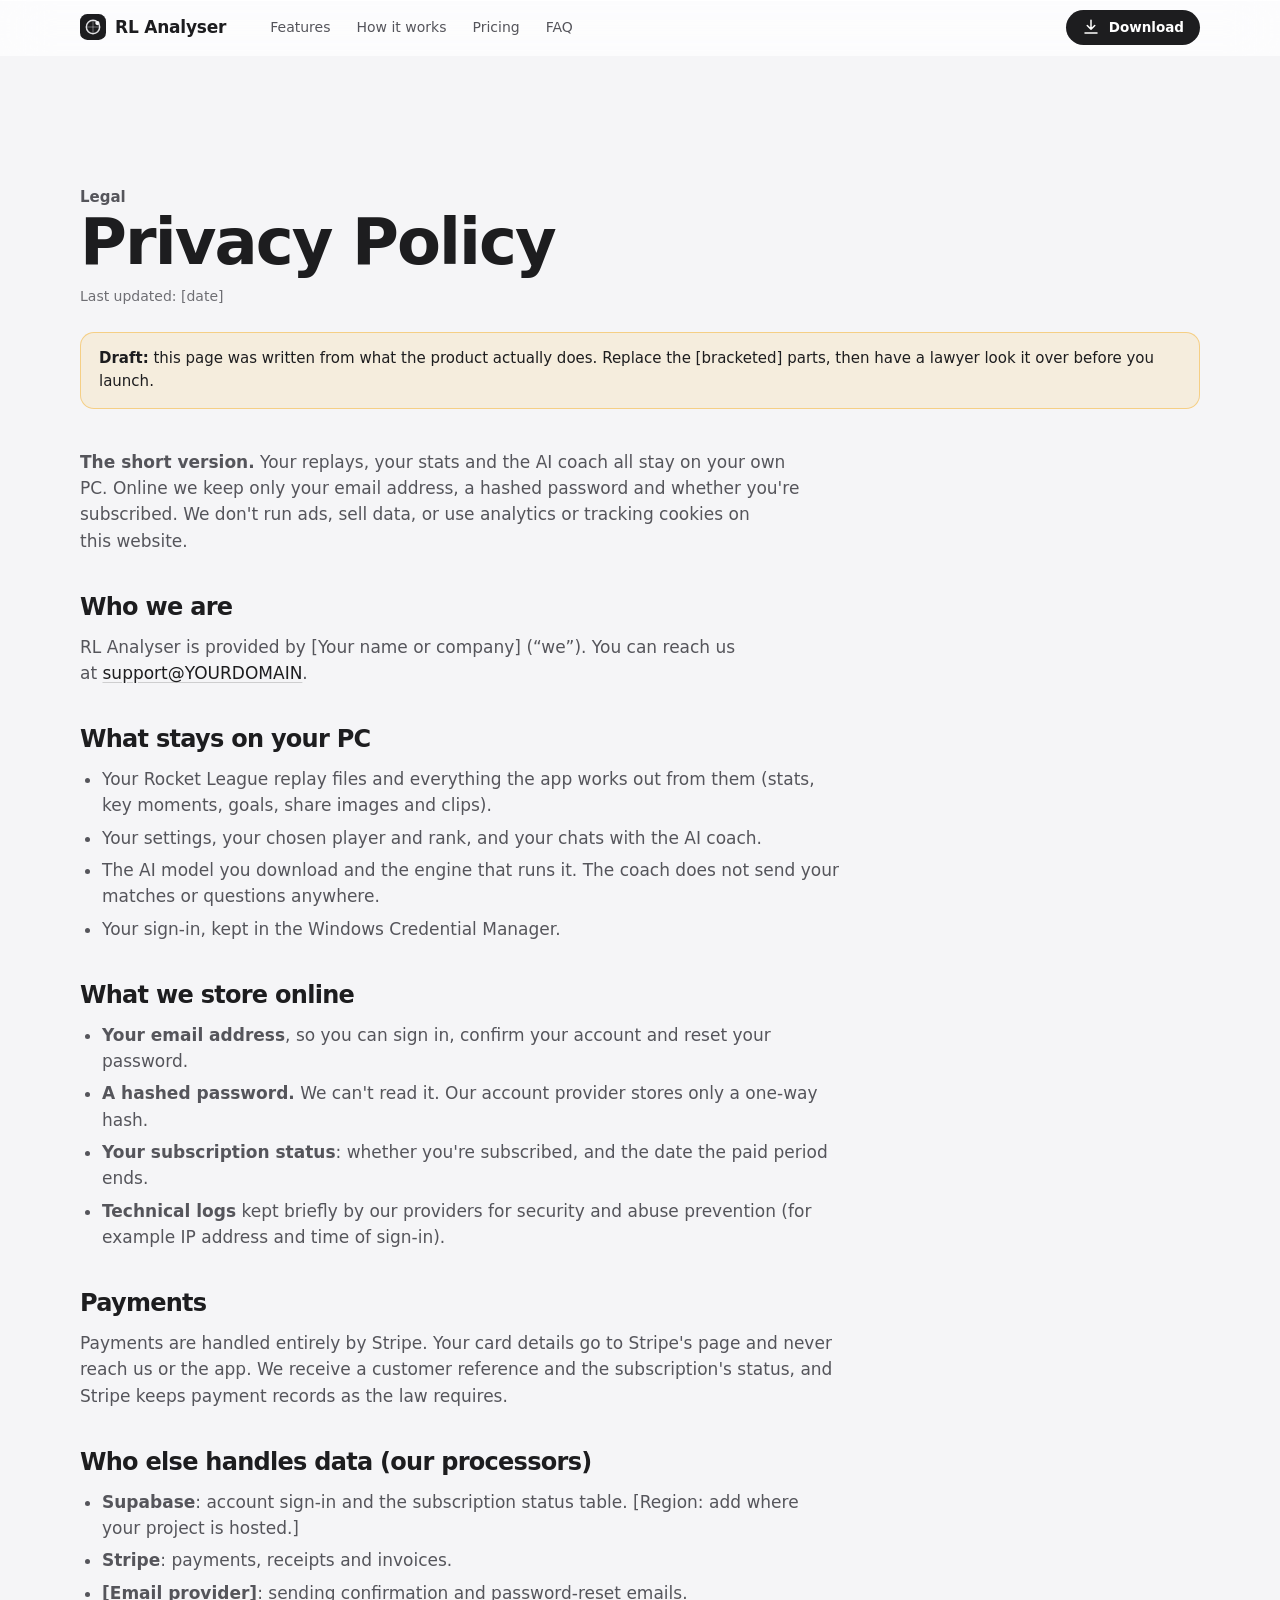
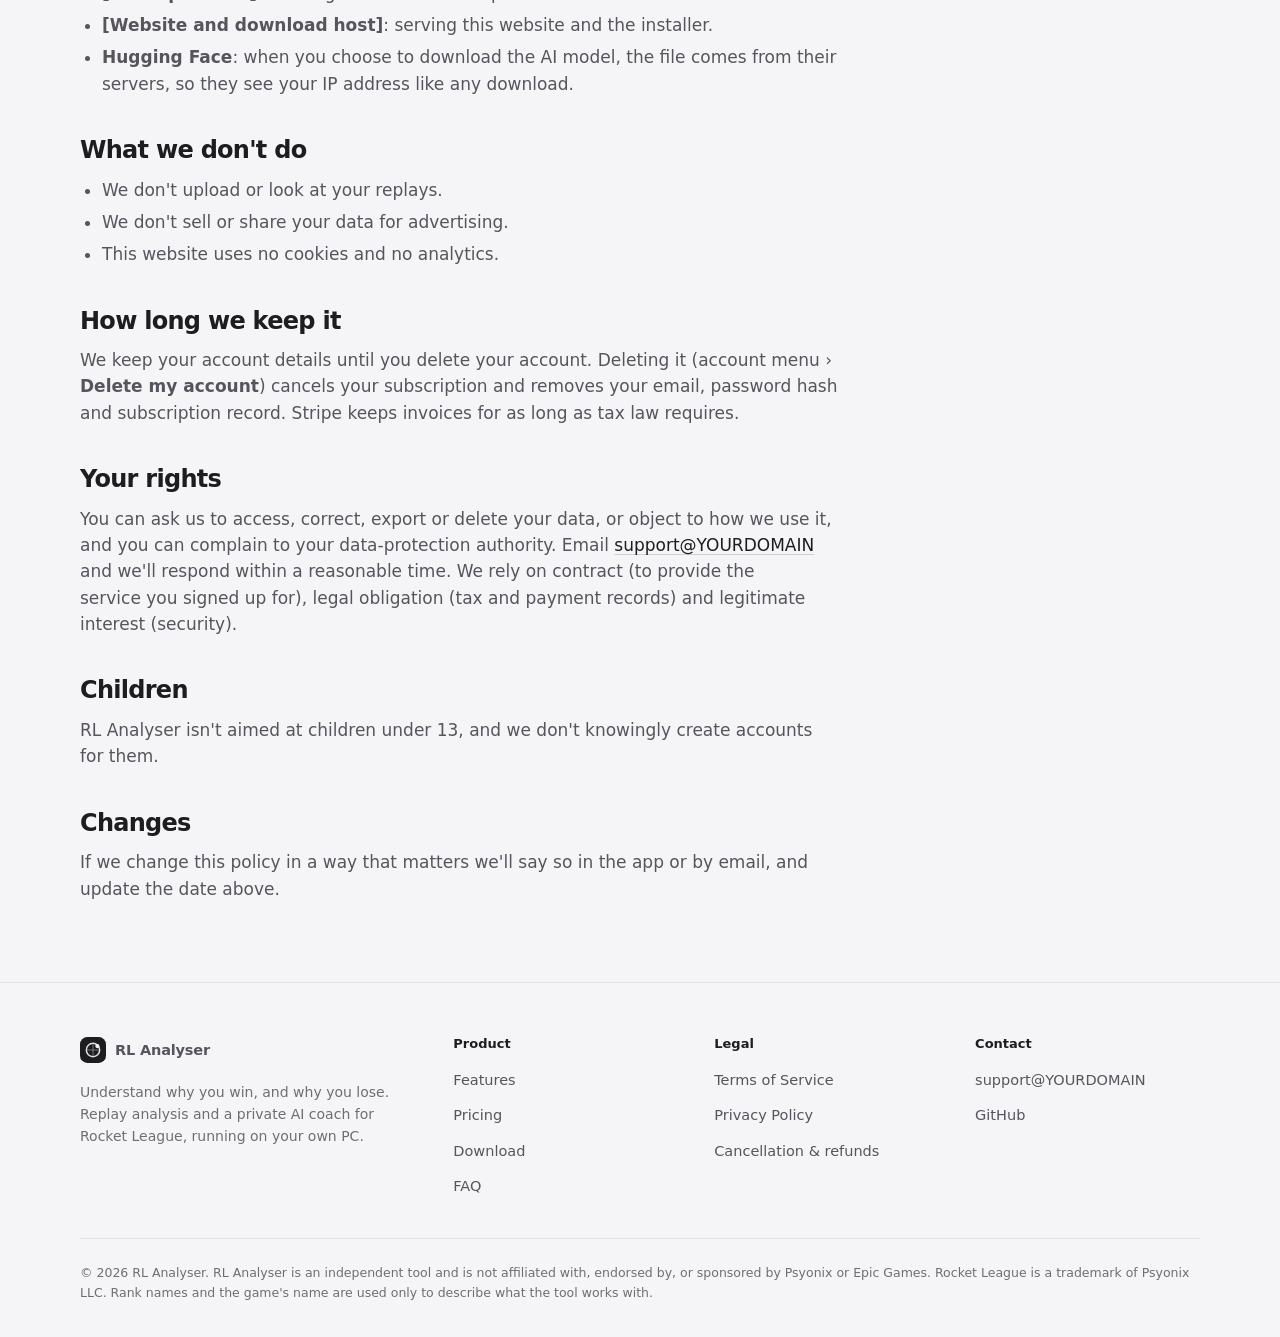
<file: website/privacy.html>
<!doctype html>
<html lang="en" class="no-js">
<head>
<meta charset="utf-8">
<meta name="viewport" content="width=device-width, initial-scale=1">
<title>Privacy Policy | RL Analyser</title>
<meta name="description" content="What RL Analyser stores, where, and why. Your replays stay on your PC.">
<meta name="theme-color" content="#f5f5f7" media="(prefers-color-scheme: light)">
<meta name="theme-color" content="#000000" media="(prefers-color-scheme: dark)">
<meta name="color-scheme" content="light dark">
<link rel="canonical" href="https://YOURDOMAIN/privacy.html">
<link rel="icon" href="assets/favicon.svg" type="image/svg+xml">
<link rel="icon" href="assets/favicon.ico" sizes="any">
<meta property="og:type" content="website">
<meta property="og:site_name" content="RL Analyser">
<meta property="og:title" content="Privacy Policy | RL Analyser">
<meta property="og:description" content="What RL Analyser stores, where, and why. Your replays stay on your PC.">
<meta property="og:image" content="https://YOURDOMAIN/assets/og-image.png">
<meta name="twitter:card" content="summary_large_image">
<link rel="stylesheet" href="assets/site.css">
</head>
<body data-page="inner">
<a class="skip" href="#main">Skip to content</a>
<div id="site-header"></div>

<main id="main" class="page"><div class="wrap">
  <div class="kicker">Legal</div><h1>Privacy Policy</h1>
  <p class="updated">Last updated: [date]</p>
  <div class="draft"><b>Draft:</b> this page was written from what the product actually does. Replace the [bracketed] parts, then have a lawyer look it over before you launch.</div>
  <div class="prose">
    <p><b>The short version.</b> Your replays, your stats and the AI coach all stay on your own PC. Online we keep only your email address, a hashed password and whether you're subscribed. We don't run ads, sell data, or use analytics or tracking cookies on this website.</p>

    <h2>Who we are</h2>
    <p>RL Analyser is provided by <span data-site="legalName">[Your name or company]</span> (&ldquo;we&rdquo;). You can reach us at <a href="#" data-site-email>support</a>.</p>

    <h2>What stays on your PC</h2>
    <ul>
      <li>Your Rocket League replay files and everything the app works out from them (stats, key moments, goals, share images and clips).</li>
      <li>Your settings, your chosen player and rank, and your chats with the AI coach.</li>
      <li>The AI model you download and the engine that runs it. The coach does not send your matches or questions anywhere.</li>
      <li>Your sign-in, kept in the Windows Credential Manager.</li>
    </ul>

    <h2>What we store online</h2>
    <ul>
      <li><b>Your email address</b>, so you can sign in, confirm your account and reset your password.</li>
      <li><b>A hashed password.</b> We can't read it. Our account provider stores only a one-way hash.</li>
      <li><b>Your subscription status</b>: whether you're subscribed, and the date the paid period ends.</li>
      <li><b>Technical logs</b> kept briefly by our providers for security and abuse prevention (for example IP address and time of sign-in).</li>
    </ul>

    <h2>Payments</h2>
    <p>Payments are handled entirely by Stripe. Your card details go to Stripe's page and never reach us or the app. We receive a customer reference and the subscription's status, and Stripe keeps payment records as the law requires.</p>

    <h2>Who else handles data (our processors)</h2>
    <ul>
      <li><b>Supabase</b>: account sign-in and the subscription status table. [Region: add where your project is hosted.]</li>
      <li><b>Stripe</b>: payments, receipts and invoices.</li>
      <li><b>[Email provider]</b>: sending confirmation and password-reset emails.</li>
      <li><b>[Website and download host]</b>: serving this website and the installer.</li>
      <li><b>Hugging Face</b>: when you choose to download the AI model, the file comes from their servers, so they see your IP address like any download.</li>
    </ul>

    <h2>What we don't do</h2>
    <ul><li>We don't upload or look at your replays.</li><li>We don't sell or share your data for advertising.</li><li>This website uses no cookies and no analytics.</li></ul>

    <h2>How long we keep it</h2>
    <p>We keep your account details until you delete your account. Deleting it (account menu &rsaquo; <b>Delete my account</b>) cancels your subscription and removes your email, password hash and subscription record. Stripe keeps invoices for as long as tax law requires.</p>

    <h2>Your rights</h2>
    <p>You can ask us to access, correct, export or delete your data, or object to how we use it, and you can complain to your data-protection authority. Email <a href="#" data-site-email>support</a> and we'll respond within a reasonable time. We rely on contract (to provide the service you signed up for), legal obligation (tax and payment records) and legitimate interest (security).</p>

    <h2>Children</h2>
    <p>RL Analyser isn't aimed at children under 13, and we don't knowingly create accounts for them.</p>

    <h2>Changes</h2>
    <p>If we change this policy in a way that matters we'll say so in the app or by email, and update the date above.</p>
  </div>
</div></main>

<div id="site-footer"></div>
<noscript><p class="noscript">This site works best with JavaScript on.</p></noscript>
<script src="site.config.js"></script>
<script src="assets/site.js"></script>
</body>
</html>
</file>
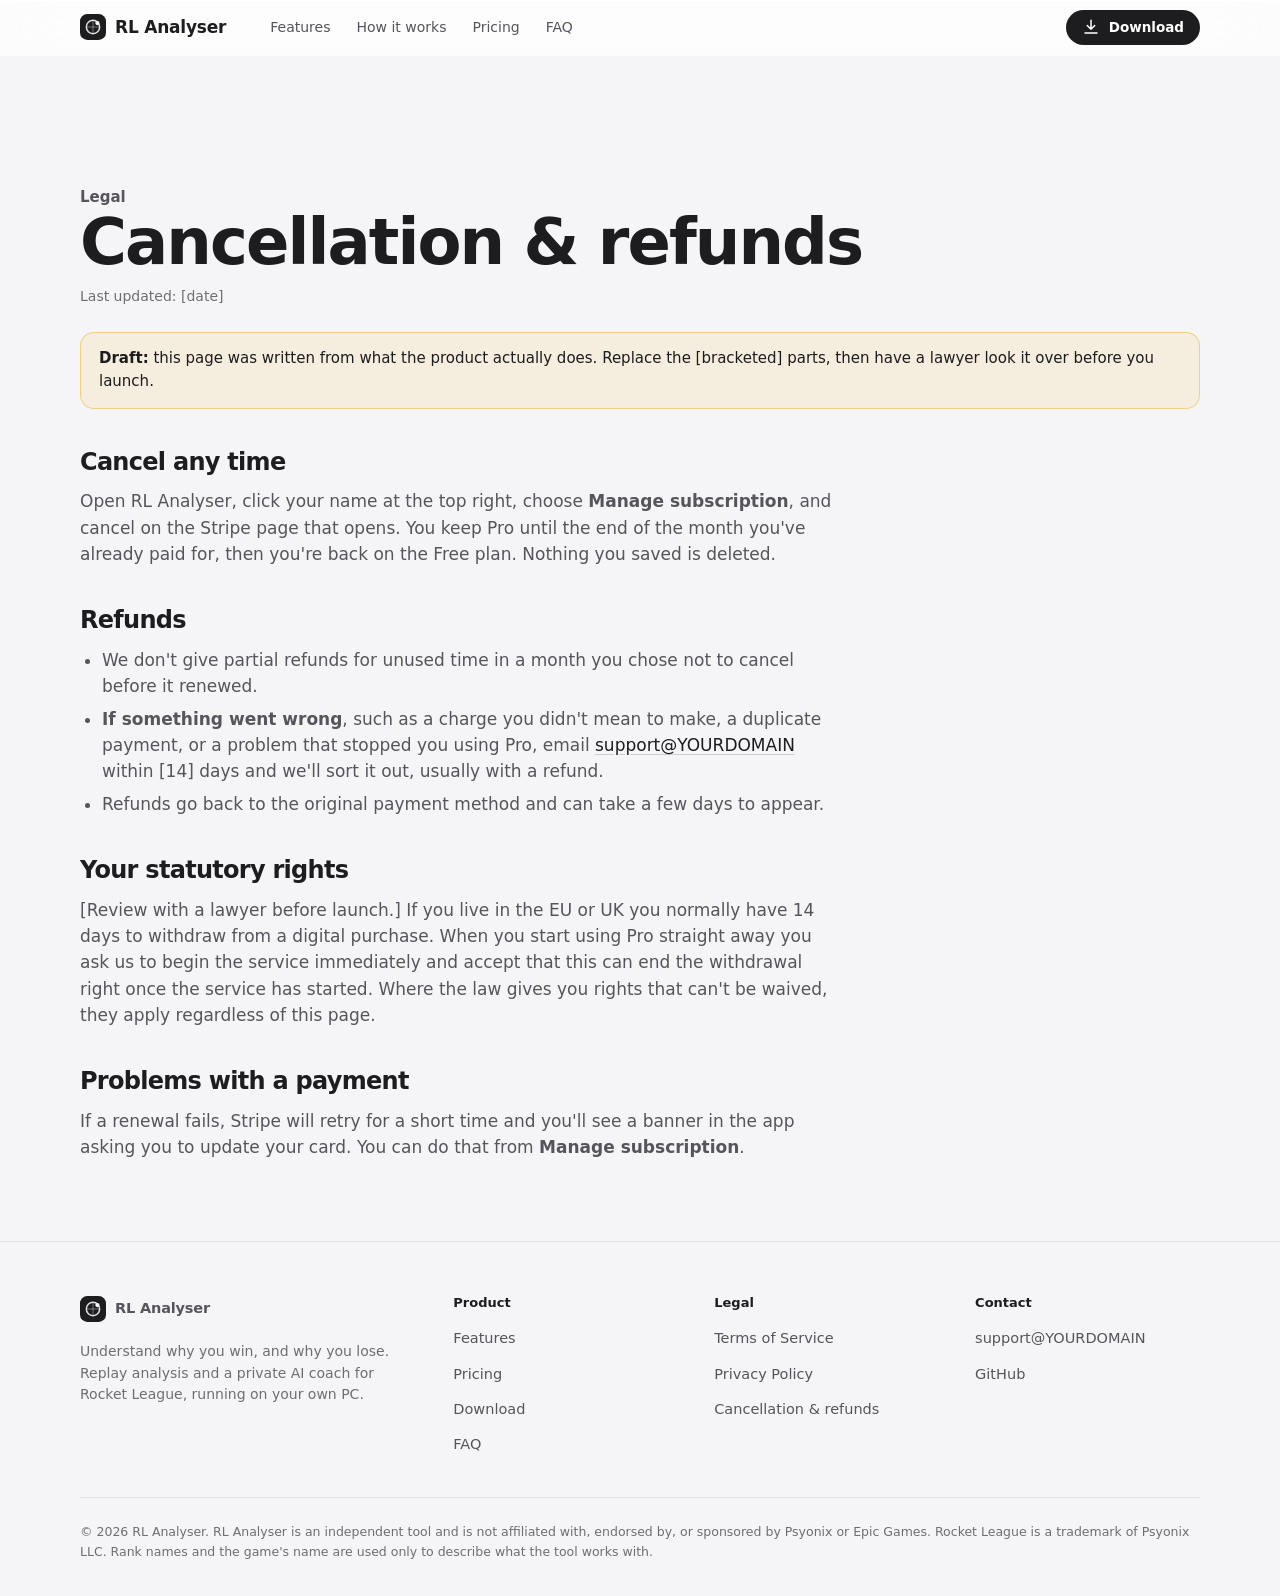
<file: website/refunds.html>
<!doctype html>
<html lang="en" class="no-js">
<head>
<meta charset="utf-8">
<meta name="viewport" content="width=device-width, initial-scale=1">
<title>Cancellation and refunds | RL Analyser</title>
<meta name="description" content="How to cancel RL Analyser Pro and how refunds work.">
<meta name="theme-color" content="#f5f5f7" media="(prefers-color-scheme: light)">
<meta name="theme-color" content="#000000" media="(prefers-color-scheme: dark)">
<meta name="color-scheme" content="light dark">
<link rel="canonical" href="https://YOURDOMAIN/refunds.html">
<link rel="icon" href="assets/favicon.svg" type="image/svg+xml">
<link rel="icon" href="assets/favicon.ico" sizes="any">
<meta property="og:type" content="website">
<meta property="og:site_name" content="RL Analyser">
<meta property="og:title" content="Cancellation and refunds | RL Analyser">
<meta property="og:description" content="How to cancel RL Analyser Pro and how refunds work.">
<meta property="og:image" content="https://YOURDOMAIN/assets/og-image.png">
<meta name="twitter:card" content="summary_large_image">
<link rel="stylesheet" href="assets/site.css">
</head>
<body data-page="inner">
<a class="skip" href="#main">Skip to content</a>
<div id="site-header"></div>

<main id="main" class="page"><div class="wrap">
  <div class="kicker">Legal</div><h1>Cancellation &amp; refunds</h1>
  <p class="updated">Last updated: [date]</p>
  <div class="draft"><b>Draft:</b> this page was written from what the product actually does. Replace the [bracketed] parts, then have a lawyer look it over before you launch.</div>
  <div class="prose">
    <h2>Cancel any time</h2>
    <p>Open RL Analyser, click your name at the top right, choose <b>Manage subscription</b>, and cancel on the Stripe page that opens. You keep Pro until the end of the month you've already paid for, then you're back on the Free plan. Nothing you saved is deleted.</p>

    <h2>Refunds</h2>
    <ul>
      <li>We don't give partial refunds for unused time in a month you chose not to cancel before it renewed.</li>
      <li><b>If something went wrong</b>, such as a charge you didn't mean to make, a duplicate payment, or a problem that stopped you using Pro, email <a href="#" data-site-email>support</a> within [14] days and we'll sort it out, usually with a refund.</li>
      <li>Refunds go back to the original payment method and can take a few days to appear.</li>
    </ul>

    <h2>Your statutory rights</h2>
    <p>[Review with a lawyer before launch.] If you live in the EU or UK you normally have 14 days to withdraw from a digital purchase. When you start using Pro straight away you ask us to begin the service immediately and accept that this can end the withdrawal right once the service has started. Where the law gives you rights that can't be waived, they apply regardless of this page.</p>

    <h2>Problems with a payment</h2>
    <p>If a renewal fails, Stripe will retry for a short time and you'll see a banner in the app asking you to update your card. You can do that from <b>Manage subscription</b>.</p>
  </div>
</div></main>

<div id="site-footer"></div>
<noscript><p class="noscript">This site works best with JavaScript on.</p></noscript>
<script src="site.config.js"></script>
<script src="assets/site.js"></script>
</body>
</html>
</file>
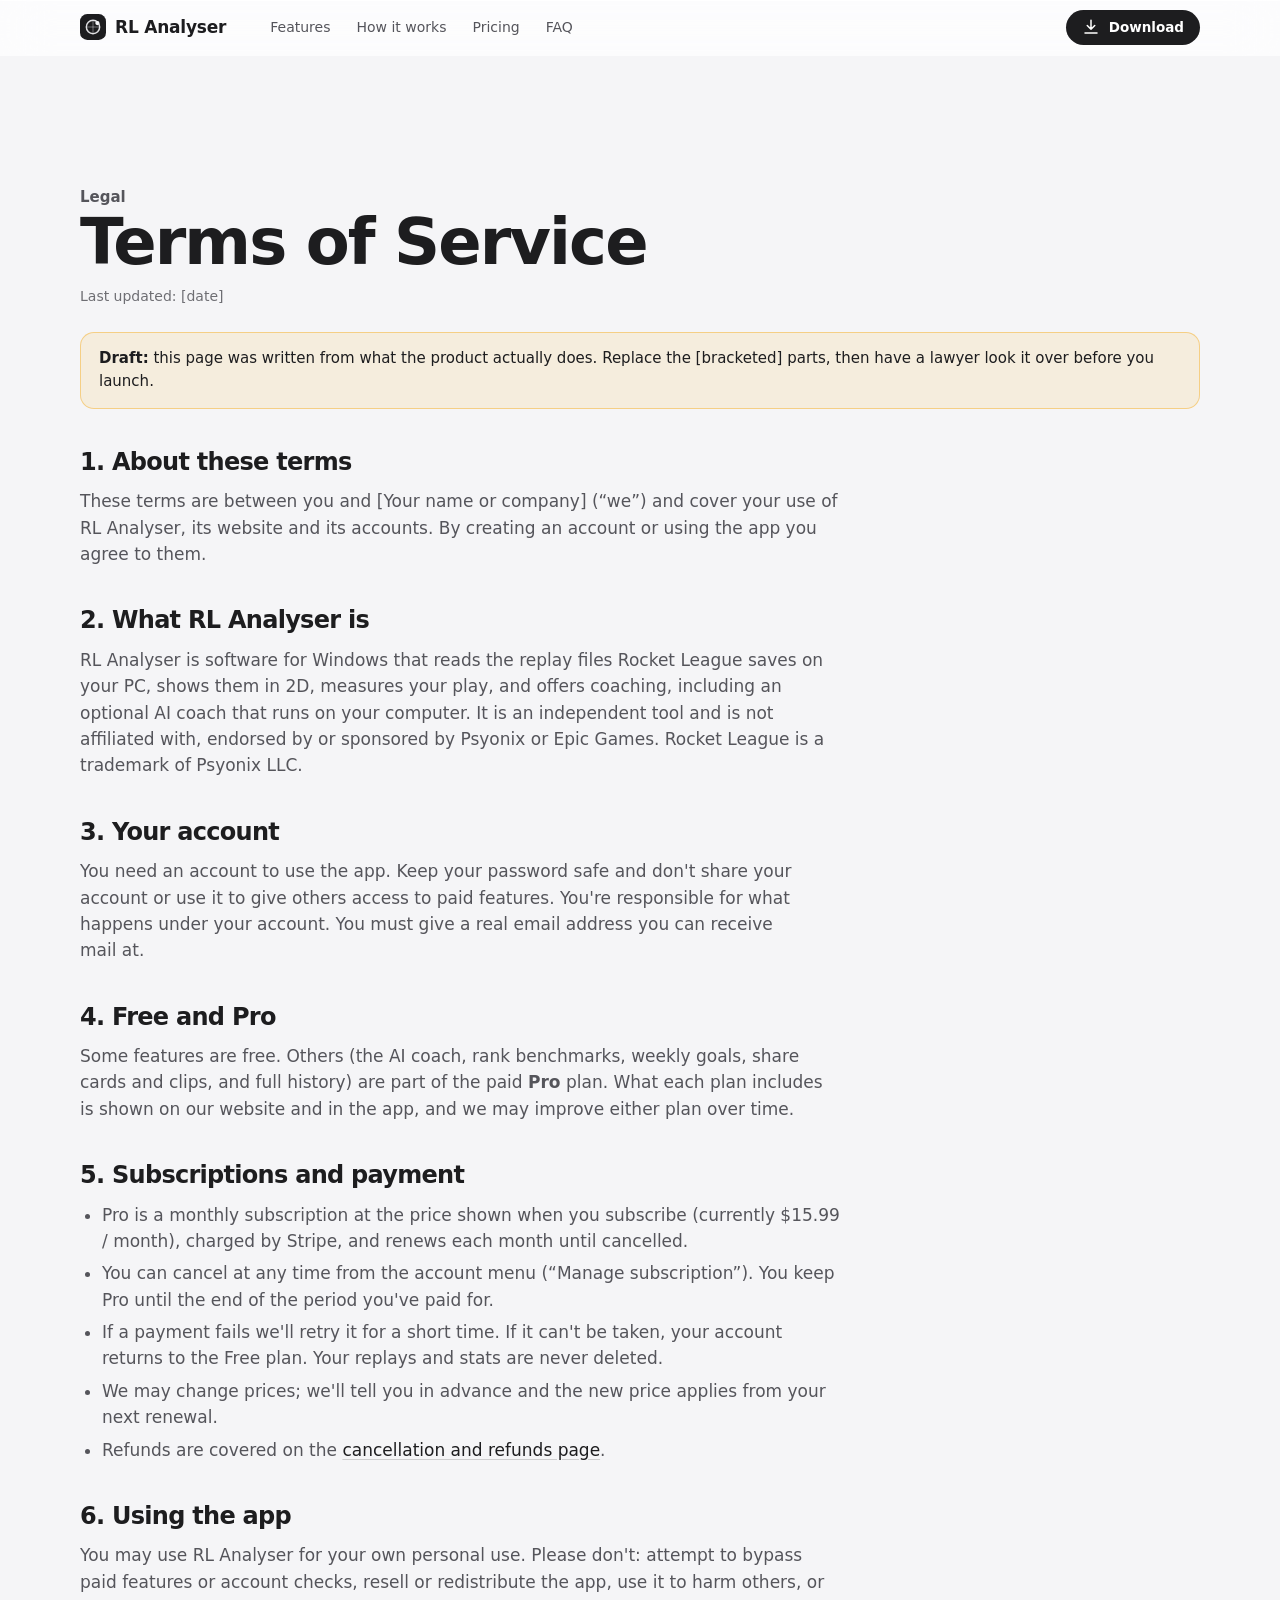
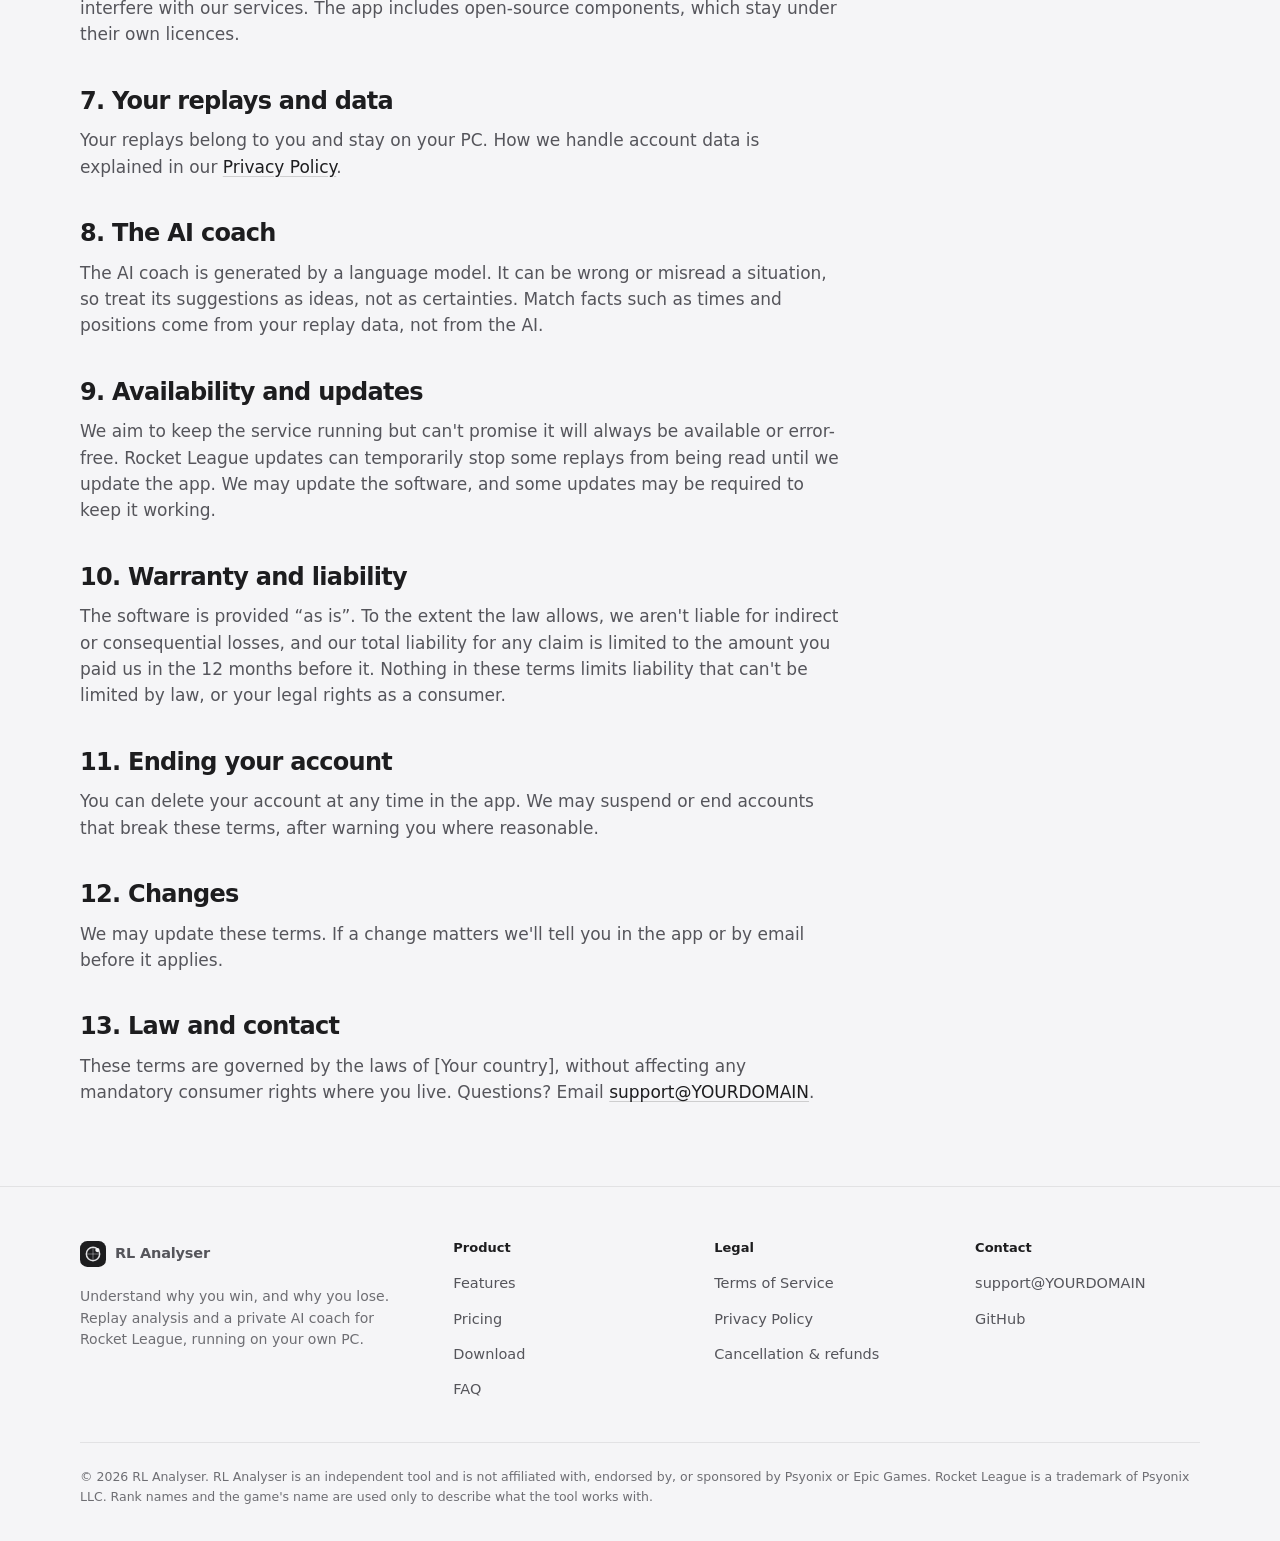
<file: website/terms.html>
<!doctype html>
<html lang="en" class="no-js">
<head>
<meta charset="utf-8">
<meta name="viewport" content="width=device-width, initial-scale=1">
<title>Terms of Service | RL Analyser</title>
<meta name="description" content="The terms for using RL Analyser.">
<meta name="theme-color" content="#f5f5f7" media="(prefers-color-scheme: light)">
<meta name="theme-color" content="#000000" media="(prefers-color-scheme: dark)">
<meta name="color-scheme" content="light dark">
<link rel="canonical" href="https://YOURDOMAIN/terms.html">
<link rel="icon" href="assets/favicon.svg" type="image/svg+xml">
<link rel="icon" href="assets/favicon.ico" sizes="any">
<meta property="og:type" content="website">
<meta property="og:site_name" content="RL Analyser">
<meta property="og:title" content="Terms of Service | RL Analyser">
<meta property="og:description" content="The terms for using RL Analyser.">
<meta property="og:image" content="https://YOURDOMAIN/assets/og-image.png">
<meta name="twitter:card" content="summary_large_image">
<link rel="stylesheet" href="assets/site.css">
</head>
<body data-page="inner">
<a class="skip" href="#main">Skip to content</a>
<div id="site-header"></div>

<main id="main" class="page"><div class="wrap">
  <div class="kicker">Legal</div><h1>Terms of Service</h1>
  <p class="updated">Last updated: [date]</p>
  <div class="draft"><b>Draft:</b> this page was written from what the product actually does. Replace the [bracketed] parts, then have a lawyer look it over before you launch.</div>
  <div class="prose">
    <h2>1. About these terms</h2>
    <p>These terms are between you and <span data-site="legalName">[Your name or company]</span> (&ldquo;we&rdquo;) and cover your use of RL Analyser, its website and its accounts. By creating an account or using the app you agree to them.</p>

    <h2>2. What RL Analyser is</h2>
    <p>RL Analyser is software for Windows that reads the replay files Rocket League saves on your PC, shows them in 2D, measures your play, and offers coaching, including an optional AI coach that runs on your computer. It is an independent tool and is not affiliated with, endorsed by or sponsored by Psyonix or Epic Games. Rocket League is a trademark of Psyonix LLC.</p>

    <h2>3. Your account</h2>
    <p>You need an account to use the app. Keep your password safe and don't share your account or use it to give others access to paid features. You're responsible for what happens under your account. You must give a real email address you can receive mail at.</p>

    <h2>4. Free and Pro</h2>
    <p>Some features are free. Others (the AI coach, rank benchmarks, weekly goals, share cards and clips, and full history) are part of the paid <b>Pro</b> plan. What each plan includes is shown on our website and in the app, and we may improve either plan over time.</p>

    <h2>5. Subscriptions and payment</h2>
    <ul>
      <li>Pro is a monthly subscription at the price shown when you subscribe (currently <span data-site="priceText">$15.99 / month</span>), charged by Stripe, and renews each month until cancelled.</li>
      <li>You can cancel at any time from the account menu (&ldquo;Manage subscription&rdquo;). You keep Pro until the end of the period you've paid for.</li>
      <li>If a payment fails we'll retry it for a short time. If it can't be taken, your account returns to the Free plan. Your replays and stats are never deleted.</li>
      <li>We may change prices; we'll tell you in advance and the new price applies from your next renewal.</li>
      <li>Refunds are covered on the <a href="refunds.html">cancellation and refunds page</a>.</li>
    </ul>

    <h2>6. Using the app</h2>
    <p>You may use RL Analyser for your own personal use. Please don't: attempt to bypass paid features or account checks, resell or redistribute the app, use it to harm others, or interfere with our services. The app includes open-source components, which stay under their own licences.</p>

    <h2>7. Your replays and data</h2>
    <p>Your replays belong to you and stay on your PC. How we handle account data is explained in our <a href="privacy.html">Privacy Policy</a>.</p>

    <h2>8. The AI coach</h2>
    <p>The AI coach is generated by a language model. It can be wrong or misread a situation, so treat its suggestions as ideas, not as certainties. Match facts such as times and positions come from your replay data, not from the AI.</p>

    <h2>9. Availability and updates</h2>
    <p>We aim to keep the service running but can't promise it will always be available or error-free. Rocket League updates can temporarily stop some replays from being read until we update the app. We may update the software, and some updates may be required to keep it working.</p>

    <h2>10. Warranty and liability</h2>
    <p>The software is provided &ldquo;as is&rdquo;. To the extent the law allows, we aren't liable for indirect or consequential losses, and our total liability for any claim is limited to the amount you paid us in the 12 months before it. Nothing in these terms limits liability that can't be limited by law, or your legal rights as a consumer.</p>

    <h2>11. Ending your account</h2>
    <p>You can delete your account at any time in the app. We may suspend or end accounts that break these terms, after warning you where reasonable.</p>

    <h2>12. Changes</h2>
    <p>We may update these terms. If a change matters we'll tell you in the app or by email before it applies.</p>

    <h2>13. Law and contact</h2>
    <p>These terms are governed by the laws of <span data-site="country">[Your country]</span>, without affecting any mandatory consumer rights where you live. Questions? Email <a href="#" data-site-email>support</a>.</p>
  </div>
</div></main>

<div id="site-footer"></div>
<noscript><p class="noscript">This site works best with JavaScript on.</p></noscript>
<script src="site.config.js"></script>
<script src="assets/site.js"></script>
</body>
</html>
</file>
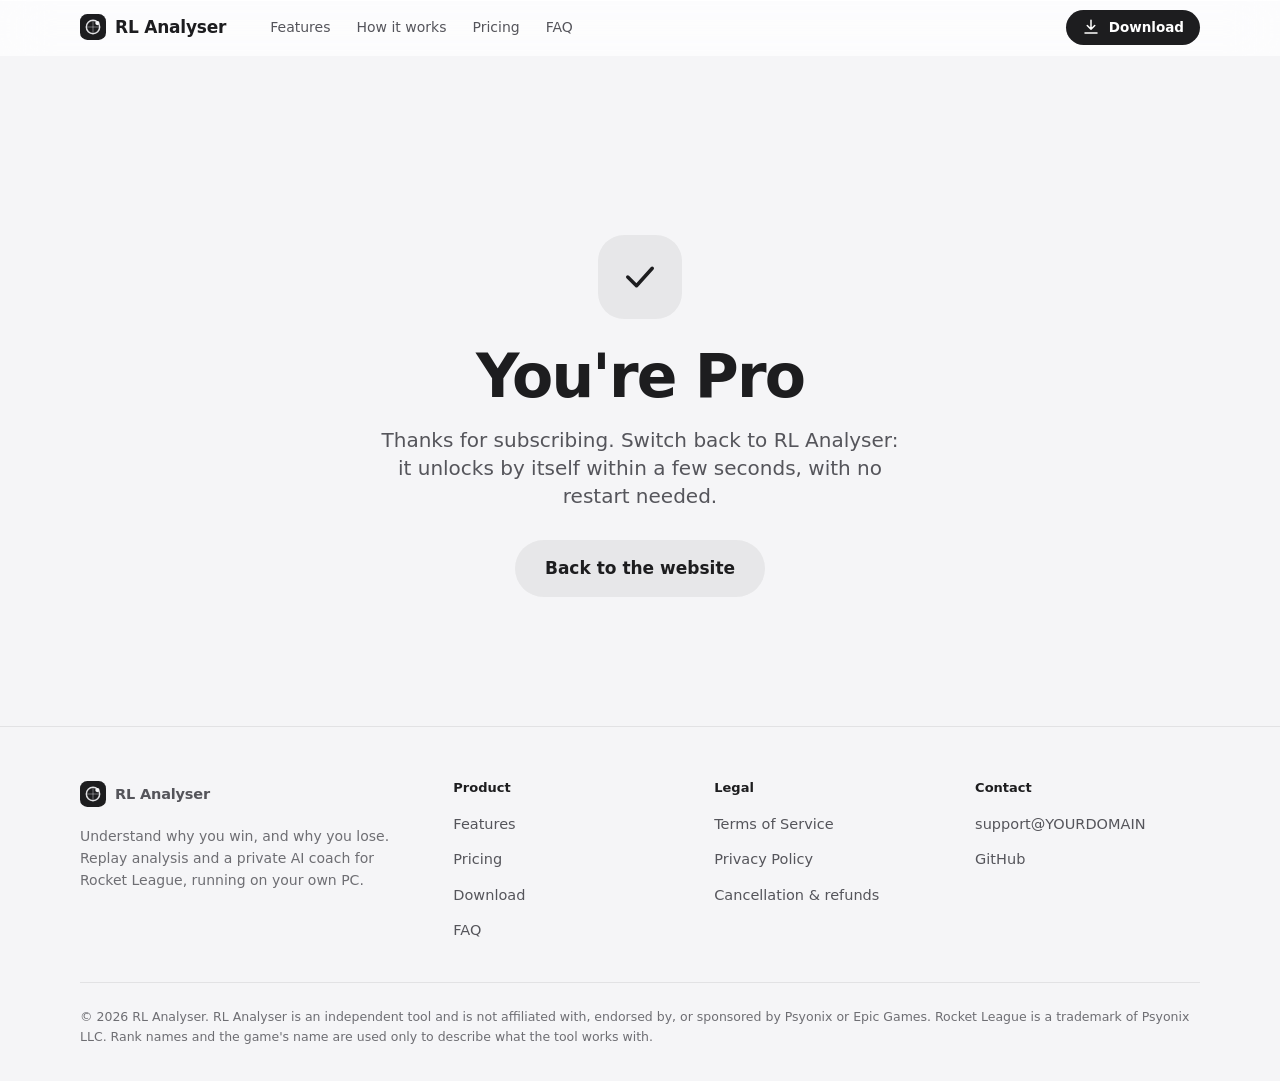
<file: website/thanks.html>
<!doctype html>
<html lang="en" class="no-js">
<head>
<meta charset="utf-8">
<meta name="viewport" content="width=device-width, initial-scale=1">
<title>Thanks | RL Analyser</title>
<meta name="description" content="Thanks for using RL Analyser.">
<meta name="theme-color" content="#f5f5f7" media="(prefers-color-scheme: light)">
<meta name="theme-color" content="#000000" media="(prefers-color-scheme: dark)">
<meta name="color-scheme" content="light dark">
<meta name="robots" content="noindex">
<link rel="canonical" href="https://YOURDOMAIN/thanks.html">
<link rel="icon" href="assets/favicon.svg" type="image/svg+xml">
<link rel="icon" href="assets/favicon.ico" sizes="any">
<meta property="og:type" content="website">
<meta property="og:site_name" content="RL Analyser">
<meta property="og:title" content="Thanks | RL Analyser">
<meta property="og:description" content="Thanks for using RL Analyser.">
<meta property="og:image" content="https://YOURDOMAIN/assets/og-image.png">
<meta name="twitter:card" content="summary_large_image">
<link rel="stylesheet" href="assets/site.css">
</head>
<body data-page="inner">
<a class="skip" href="#main">Skip to content</a>
<div id="site-header"></div>

<main id="main" class="center-page" data-thanks>
  <div class="wrap">
    <div class="glyph"><svg viewBox="0 0 24 24" fill="none" stroke="currentColor" stroke-width="2" stroke-linecap="round" stroke-linejoin="round" aria-hidden="true"><path d="M5 12l5 5 9-10"/></svg></div>
    <h1 id="thanks-title">You're Pro</h1>
    <p id="thanks-text">Switch back to RL Analyser: it unlocks by itself within a few seconds.</p>
    <a class="btn btn-lg" href="index.html">Back to the website</a>
  </div>
</main>

<div id="site-footer"></div>
<noscript><p class="noscript">This site works best with JavaScript on.</p></noscript>
<script src="site.config.js"></script>
<script src="assets/site.js"></script>
</body>
</html>
</file>
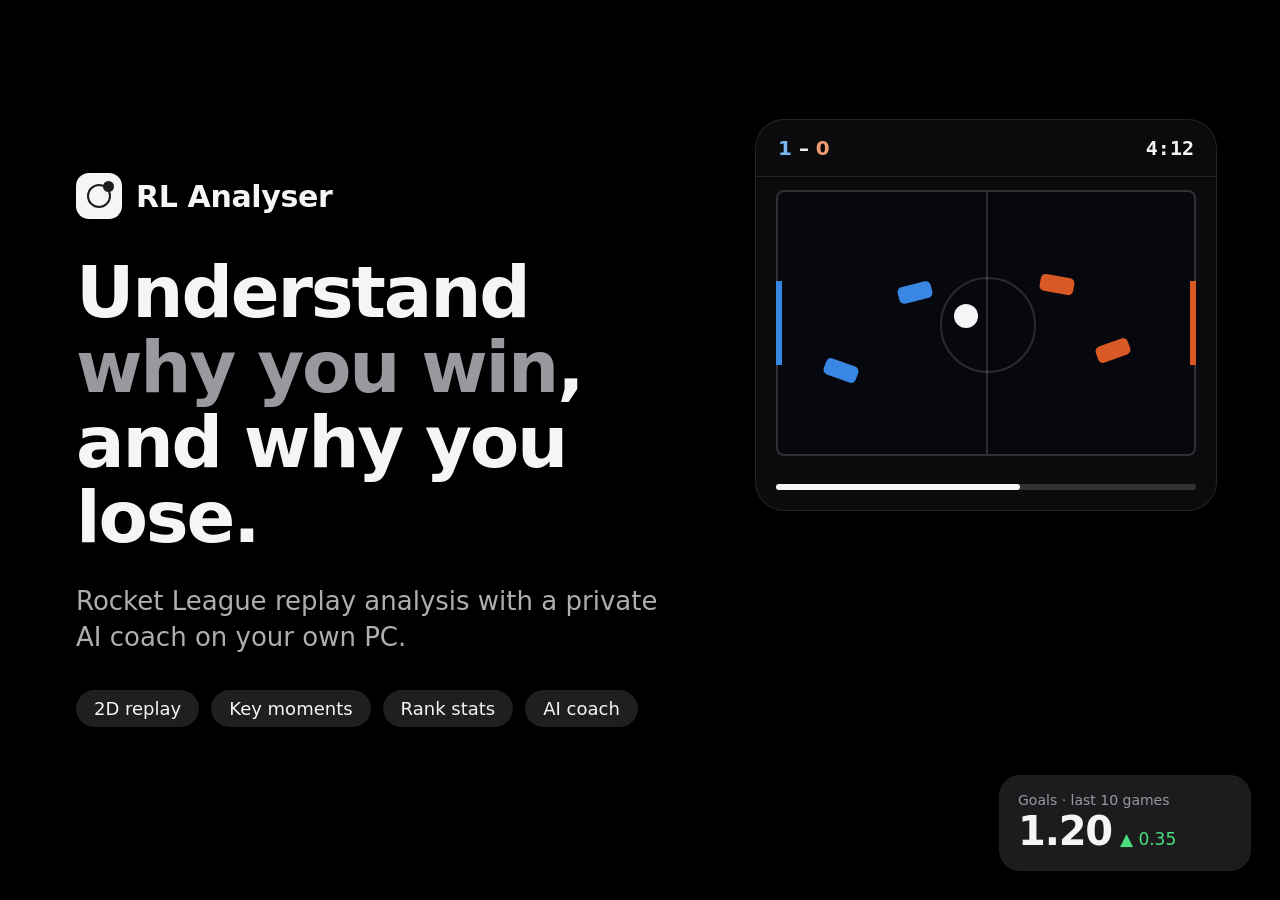
<file: website/tools/og-template.html>
<!doctype html>
<html lang="en">
<head>
<meta charset="utf-8">
<title>Social share image (1200 x 630)</title>
<!-- The source of assets/og-image.png. Open this at a 1200x630 window and screenshot it to regenerate the image
     after changing the wording or colours. It is a tool, not a page of the site, so it carries its own styles.
     Neutral and flat like the site: black, white and greys, with colour only on the two teams. -->
<style>
  :root { --ink:#f5f5f7; --muted:#aeaeb2; }
  * { box-sizing: border-box; }
  html, body { margin: 0; width: 1200px; height: 630px; overflow: hidden; background: #000; color: var(--ink);
    font-family: -apple-system, "SF Pro Display", "Segoe UI Variable Display", "Segoe UI", system-ui, sans-serif; }
  .copy { position: absolute; left: 76px; top: 0; bottom: 0; width: 600px; display: flex; flex-direction: column; justify-content: center; }
  .brand { display: flex; align-items: center; gap: 14px; font-size: 30px; font-weight: 600; margin-bottom: 36px; letter-spacing: -0.012em; }
  .brand b { font-weight: 800; }
  .logo { width: 46px; height: 46px; border-radius: 13px; background: #f5f5f7; position: relative; }
  .logo::before { content: ""; position: absolute; inset: 11px; border: 2.5px solid #1d1d1f; border-radius: 50%; }
  .logo::after { content: ""; position: absolute; width: 11px; height: 11px; border-radius: 50%; background: #1d1d1f; right: 8px; top: 8px; }
  h1 { margin: 0; font-size: 72px; line-height: 1.04; letter-spacing: -0.03em; font-weight: 700; }
  h1 span { color: #98989f; }
  p { margin: 28px 0 0; font-size: 26px; color: var(--muted); line-height: 1.4; }
  .chips { display: flex; gap: 12px; margin-top: 34px; }
  .chips i { font-style: normal; font-size: 18px; padding: 8px 18px; border-radius: 99px; background: rgba(255,255,255,.12); }
  .card { position: absolute; right: 64px; top: 120px; width: 460px; height: 390px; border-radius: 28px; background: #0b0b0e;
    box-shadow: 0 0 0 1px rgba(255,255,255,.14), 0 40px 80px -20px rgba(0,0,0,.9); overflow: hidden; }
  .top { display: flex; justify-content: space-between; padding: 16px 22px; font-weight: 700; font-size: 20px; border-bottom: 1px solid rgba(255,255,255,.1); }
  .top .b { color: #7db4f2; } .top .o { color: #f09a73; } .top .t { font-family: "Cascadia Code", Consolas, monospace; }
  .pitch { position: absolute; left: 20px; right: 20px; top: 70px; bottom: 54px; border: 2px solid rgba(255,255,255,.16); border-radius: 8px; background: #07080d; }
  .pitch::before { content: ""; position: absolute; left: 50%; top: 0; bottom: 0; width: 2px; background: rgba(255,255,255,.14); }
  .pitch::after { content: ""; position: absolute; left: 50%; top: 50%; width: 92px; height: 92px; margin: -46px 0 0 -46px; border: 2px solid rgba(255,255,255,.14); border-radius: 50%; }
  .goal { position: absolute; top: 34%; bottom: 34%; width: 6px; } .goal.l { left: -2px; background: #3987e5; } .goal.r { right: -2px; background: #d95926; }
  .car { position: absolute; width: 34px; height: 17px; border-radius: 5px; } .car.b { background: #3987e5; } .car.o { background: #d95926; }
  .ball { position: absolute; width: 24px; height: 24px; border-radius: 50%; background: #f5f5f7; }
  .bar { position: absolute; left: 20px; right: 20px; bottom: 20px; height: 6px; border-radius: 6px; background: rgba(255,255,255,.16); }
  .bar::after { content: ""; position: absolute; left: 0; top: 0; bottom: 0; width: 58%; border-radius: 6px; background: #f5f5f7; }
  .float { position: absolute; right: 30px; bottom: 30px; width: 250px; padding: 16px 18px; border-radius: 20px; background: #1c1c1e;
    box-shadow: 0 0 0 1px rgba(255,255,255,.12), 0 20px 50px rgba(0,0,0,.7); }
  .float small { display: block; font-size: 14px; color: #98989f; font-weight: 500; }
  .float b { font-size: 40px; font-weight: 700; letter-spacing: -0.03em; } .float em { font-style: normal; color: #4ade80; font-size: 17px; margin-left: 8px; }
</style>
</head>
<body>
  <div class="copy">
    <div class="brand"><span class="logo"></span><span><b>RL</b> Analyser</span></div>
    <h1>Understand <span>why you win</span>, and why you lose.</h1>
    <p>Rocket League replay analysis with a private AI coach on your own PC.</p>
    <div class="chips"><i>2D replay</i><i>Key moments</i><i>Rank stats</i><i>AI coach</i></div>
  </div>
  <div class="card">
    <div class="top"><span><span class="b">1</span> &ndash; <span class="o">0</span></span><span class="t">4:12</span></div>
    <div class="pitch">
      <span class="goal l"></span><span class="goal r"></span>
      <span class="car b" style="left:120px;top:92px;transform:rotate(-14deg)"></span>
      <span class="car b" style="left:46px;top:170px;transform:rotate(20deg)"></span>
      <span class="car o" style="left:262px;top:84px;transform:rotate(190deg)"></span>
      <span class="car o" style="left:318px;top:150px;transform:rotate(160deg)"></span>
      <span class="ball" style="left:176px;top:112px"></span>
    </div>
    <div class="bar"></div>
  </div>
  <div class="float"><small>Goals &middot; last 10 games</small><b>1.20</b><em>&#9650; 0.35</em></div>
</body>
</html>
</file>
<file: ui/styles.css>
/* RL Analyser - design system.
   Follows the system's light or dark setting. Chrome is neutral (black, white and greys); colour only ever means
   data: team blue and orange, good / warning / bad. Depth comes from surface steps and, in light mode, soft shadows,
   never from glows or gradients. Motion is spring-based (see the tokens) and gentler under "reduce motion".
   chart.js reads these variables when it draws; pitch.js (the replay) is a fixed dark stage in both themes and
   share.js draws its own neutral card, so they keep their own constants. */

:root {
  color-scheme: light dark;

  /* ----- light ----- */
  --ink: #1d1d1f;                 /* primary text */
  --ink-secondary: #55555b;
  --ink-muted: #6e6e73;
  --paper: #f5f5f7;               /* page */
  --surface: #ffffff;             /* cards, panels */
  --surface-2: #f2f2f4;           /* chat bubbles, quiet blocks */
  --surface-3: #e8e8ed;           /* selected, pressed */
  --surface-sunken: var(--surface-2);
  --hairline: rgba(0, 0, 0, 0.08);
  --hairline-strong: rgba(0, 0, 0, 0.16);
  --grid: #e5e5ea;                /* table row separators */
  --fill: rgba(0, 0, 0, 0.06);    /* controls: translucent so they read on any surface */
  --fill-hover: rgba(0, 0, 0, 0.10);
  --fill-press: rgba(0, 0, 0, 0.15);
  --ring: rgba(0, 0, 0, 0.14);    /* focus halo on inputs */
  --scroll: rgba(0, 0, 0, 0.22);
  --scrim: rgba(0, 0, 0, 0.32);

  /* the accent is neutral: ink on light, white on dark. Fills (primary button, selected pill) use it. */
  --accent: #1d1d1f;
  --on-accent: #ffffff;
  --accent-text: #1d1d1f;
  --accent-soft: rgba(0, 0, 0, 0.06);
  --accent-glow: transparent;     /* kept so older rules resolve; nothing glows any more */
  --accent-grad: var(--accent);

  /* data colours: team blue / orange (fill and text steps) and status */
  --blue: #1f6fd1;
  --blue-text: #1a5fb4;
  --orange: #d4501a;
  --orange-text: #b8430f;
  --good: #1f9d3a;
  --good-text: #1a7f37;
  --warn: #f5a300;
  --warn-text: #8a5a00;
  --serious: #d4501a;
  --bad-text: #c4410c;
  --danger-text: #d70015;

  --radius-lg: 18px;
  --radius-md: 12px;
  --radius-sm: 8px;

  --shadow-1: 0 1px 2px rgba(0, 0, 0, 0.05), 0 0 0 0.5px rgba(0, 0, 0, 0.04);
  --shadow-2: 0 4px 18px -4px rgba(0, 0, 0, 0.10), 0 0 0 0.5px rgba(0, 0, 0, 0.05);
  --shadow-3: 0 24px 60px -12px rgba(0, 0, 0, 0.28), 0 0 0 0.5px rgba(0, 0, 0, 0.08);
  --glow: none;

  --font: -apple-system, BlinkMacSystemFont, "SF Pro Display", "SF Pro Text", "Segoe UI Variable Display", "Segoe UI", system-ui, sans-serif;
  --font-mono: ui-monospace, "SF Mono", "Cascadia Code", "Consolas", monospace;

  /* Motion. --spring is a critically damped spring (damping 1.0, response ~0.32 s) sampled as a CSS easing, so
     things arrive smoothly without overshoot and a transition that is interrupted carries on from where the
     element is. --spring-bouncy (damping 0.8) is only for things the user threw, so it is barely used. */
  --spring: linear(0, 0.0744, 0.2248, 0.3868, 0.5327, 0.653, 0.7472, 0.8186, 0.8713, 0.9096, 0.937, 0.9564, 0.97, 0.9794, 0.986, 0.9905, 0.9935, 0.9956, 0.9971, 0.998, 0.9987, 0.9991, 1);
  --spring-bouncy: linear(0, 0.07, 0.2231, 0.3993, 0.5651, 0.7048, 0.8134, 0.8925, 0.9465, 0.9809, 1.0009, 1.011, 1.0148, 1.0149, 1.013, 1.0105, 1.0078, 1.0055, 1.0036, 1.0022, 1.0012, 1.0005, 1.0001, 0.9999, 0.9998, 0.9998, 0.9998, 0.9998, 0.9999, 0.9999, 1);
  --dur-press: 100ms;          /* feedback on pointer-down is instant */
  --dur-ui: 0.5s;              /* how long --spring takes to settle */
  --dur-bouncy: 0.7s;

  /* Type scale: each step has its own tracking and leading (big text tightens, small text opens up). */
  --track-caption: 0.01em;     /* 11-12px */
  --track-body: 0;             /* 13-14px */
  --track-title: -0.012em;     /* 15-21px */
  --track-display: -0.025em;   /* 24px and up */
  --lead-display: 1.1;
  --lead-title: 1.25;
  --lead-body: 1.5;

  /* Materials: the translucent layer that floats above content (bars, menus, dialogs). */
  --material: rgba(255, 255, 255, 0.72);
  --material-thick: rgba(255, 255, 255, 0.86);
  --material-blur: blur(22px) saturate(180%);
  --material-blur-thick: blur(32px) saturate(180%);
  --material-edge: inset 0 1px 0 rgba(255, 255, 255, 0.7);   /* light catching the top edge */
}

@media (prefers-color-scheme: dark) {
  :root {
    --ink: #f5f5f7;
    --ink-secondary: #aeaeb2;
    --ink-muted: #98989f;
    --paper: #000000;
    --surface: #1c1c1e;
    --surface-2: #2c2c2e;
    --surface-3: #3a3a3c;
    --hairline: rgba(255, 255, 255, 0.10);
    --hairline-strong: rgba(255, 255, 255, 0.20);
    --grid: #38383a;
    --fill: rgba(255, 255, 255, 0.12);
    --fill-hover: rgba(255, 255, 255, 0.18);
    --fill-press: rgba(255, 255, 255, 0.24);
    --ring: rgba(255, 255, 255, 0.24);
    --scroll: rgba(255, 255, 255, 0.22);
    --scrim: rgba(0, 0, 0, 0.6);

    --accent: #f5f5f7;
    --on-accent: #1d1d1f;
    --accent-text: #f5f5f7;
    --accent-soft: rgba(255, 255, 255, 0.10);

    --blue: #3987e5;
    --blue-text: #7db4f2;
    --orange: #d95926;
    --orange-text: #f09a73;
    --good: #30d158;
    --good-text: #4ade80;
    --warn: #ffd60a;
    --warn-text: #ffd60a;
    --serious: #ff9f6b;
    --bad-text: #ff9f6b;
    --danger-text: #ff8a80;

    /* in dark mode depth is surface lightness and a hairline, not shadow */
    --shadow-1: 0 0 0 0.5px rgba(255, 255, 255, 0.04);
    --shadow-2: 0 8px 24px -8px rgba(0, 0, 0, 0.6);
    --shadow-3: 0 30px 70px -14px rgba(0, 0, 0, 0.8), 0 0 0 0.5px rgba(255, 255, 255, 0.10);

    --material: rgba(28, 28, 30, 0.72);
    --material-thick: rgba(36, 36, 38, 0.84);
    --material-edge: inset 0 1px 0 rgba(255, 255, 255, 0.08);
  }
}

* { box-sizing: border-box; }

html, body {
  margin: 0;
  height: 100%;
  background: var(--paper);
  color: var(--ink);
  font-family: var(--font);
  font-size: 13.5px;
  line-height: var(--lead-body);
  -webkit-font-smoothing: antialiased;
  font-optical-sizing: auto;
  text-rendering: optimizeLegibility;
}

h1, h2, h3 { line-height: var(--lead-title); letter-spacing: var(--track-title); }

body { overflow: hidden; }

::selection { background: rgba(10, 132, 255, 0.3); }
::placeholder { color: var(--ink-muted); }

button {
  font-family: inherit;
  font-size: inherit;
  cursor: pointer;
}

select {
  font-family: inherit;
  font-size: inherit;
}

:focus-visible { outline: 2px solid var(--ink); outline-offset: 2px; }

::-webkit-scrollbar { width: 10px; height: 10px; }
::-webkit-scrollbar-thumb { background: var(--scroll); border-radius: 8px; border: 2px solid transparent; background-clip: padding-box; }
::-webkit-scrollbar-thumb:hover { background: var(--ink-muted); background-clip: padding-box; border: 2px solid transparent; }
::-webkit-scrollbar-track { background: transparent; }
::-webkit-scrollbar-corner { background: transparent; }

/* ---------- shell ---------- */

#app {
  position: relative;
  z-index: 1;
  display: flex;
  flex-direction: column;
  height: 100vh;
}

.titlebar {
  display: flex;
  align-items: center;
  gap: 14px;
  padding: 11px 22px;
  background: var(--material);
  backdrop-filter: var(--material-blur);
  -webkit-backdrop-filter: var(--material-blur);
  /* scroll-edge effect: no hard divider until content has actually scrolled (body[data-scrolled], set in motion.js) */
  border-bottom: 1px solid transparent;
  box-shadow: var(--material-edge);
  transition: border-color var(--dur-ui) var(--spring), box-shadow var(--dur-ui) var(--spring);
  flex-shrink: 0;
  -webkit-app-region: drag;
  /* Its own layer above the views: the account menu hangs out of the bar, and without this the page content
     (which comes later and has its own layers) is drawn over the menu and swallows its clicks. */
  position: relative;
  z-index: 20;
}
body[data-scrolled] .titlebar { border-bottom-color: var(--hairline); box-shadow: var(--material-edge), 0 8px 20px -14px rgba(0, 0, 0, 0.35); }

.wordmark {
  font-weight: 700;
  font-size: 16px;
  letter-spacing: var(--track-title);
  white-space: nowrap;
}
.wordmark .rl { font-weight: 800; letter-spacing: 0.01em; }
.wordmark .word { color: var(--ink); font-weight: 600; }
.wordmark .app-version { font-size: 11px; margin-left: 4px; color: var(--ink-muted); font-weight: 400; }

.folder-row {
  display: flex;
  align-items: center;
  gap: 8px;
  min-width: 0;
  flex: 1;
  -webkit-app-region: no-drag;
}

.folder-label {
  color: var(--ink-secondary);
  font-size: 12.5px;
  overflow: hidden;
  text-overflow: ellipsis;
  white-space: nowrap;
  min-width: 0;
}

/* buttons: secondary is a translucent fill with no border, primary is a solid neutral fill */
.btn {
  -webkit-app-region: no-drag;
  border: 0;
  background: var(--fill);
  color: var(--ink);
  border-radius: 999px;
  padding: 7px 15px;
  font-weight: 600;
  font-size: 12.5px;
  transition: transform var(--dur-ui) var(--spring), background .2s ease, opacity .2s ease;
  white-space: nowrap;
  touch-action: manipulation;
}
.btn:hover { background: var(--fill-hover); }
.btn:active { background: var(--fill-press); transform: scale(0.97); transition-duration: var(--dur-press); }
.btn:disabled { opacity: .4; cursor: default; transform: none; background: var(--fill); }

.btn-primary { background: var(--accent); color: var(--on-accent); }
.btn-primary:hover { background: var(--accent); opacity: .86; }
.btn-primary:active { background: var(--accent); opacity: .72; }

.status {
  color: var(--ink-muted);
  font-size: 12px;
  white-space: nowrap;
  -webkit-app-region: no-drag;
}

/* ---------- updates ---------- */

.hidden { display: none !important; }
.btn-small { padding: 4px 12px; font-size: 11.5px; }
.btn-small.primary { background: var(--accent); color: var(--on-accent); }
.btn-small.primary:hover { background: var(--accent); opacity: .86; }

.update-banner {
  display: flex;
  align-items: center;
  gap: 16px;
  flex-wrap: wrap;
  padding: 10px 22px;
  background: var(--material);
  backdrop-filter: var(--material-blur);
  -webkit-backdrop-filter: var(--material-blur);
  border-bottom: 1px solid var(--hairline);
  color: var(--ink);
  flex-shrink: 0;
  /* in and out along the same path (from the top edge), driven by .is-open from motion.js */
  opacity: 0;
  transform: translateY(-12px);
  transition: opacity .25s ease, transform var(--dur-ui) var(--spring);
}
.update-banner.is-open { opacity: 1; transform: none; }
.update-banner.error { background: linear-gradient(0deg, rgba(255, 69, 58, 0.14), rgba(255, 69, 58, 0.14)), var(--material); border-bottom-color: rgba(255, 69, 58, 0.4); }
.update-text { flex: 1; min-width: 240px; }
.update-title { font-weight: 600; font-size: 13.5px; }
.update-notes { font-size: 12px; color: var(--ink-secondary); white-space: pre-wrap; max-height: 64px; overflow-y: auto; margin-top: 2px; }
.update-notes:empty { display: none; }
.update-progress { width: 220px; height: 6px; border-radius: 4px; background: var(--fill); overflow: hidden; }
.update-bar-fill { height: 100%; width: 0; background: var(--ink); border-radius: 4px; transition: width .35s var(--spring); }
.update-actions { display: flex; gap: 8px; }

/* ---------- views (home / match / progress) ---------- */

.view { flex: 1; min-height: 0; display: none; flex-direction: column; }
.view.active { display: flex; animation: view-in var(--dur-ui) var(--spring) both; }

/* ---------- home ---------- */

.home-scroll { flex: 1; overflow-y: auto; padding: 24px 28px 36px; }

.home-strip {
  background: var(--surface);
  border: 1px solid var(--hairline);
  border-radius: var(--radius-lg);
  box-shadow: var(--shadow-1);
  padding: 20px 22px 22px;
}
.strip-head { display: flex; align-items: flex-start; justify-content: space-between; gap: 16px; flex-wrap: wrap; }
.strip-title { font-size: 13px; font-weight: 600; color: var(--ink-secondary); letter-spacing: var(--track-body); }
.strip-summary { font-size: 28px; line-height: var(--lead-display); font-weight: 700; letter-spacing: var(--track-display); margin-top: 4px; font-variant-numeric: tabular-nums; }
.strip-summary .sub { font-size: 13px; font-weight: 400; color: var(--ink-secondary); letter-spacing: 0; }
.strip-controls { display: flex; align-items: center; gap: 10px; }
.strip-body {
  display: grid;
  grid-template-columns: minmax(300px, 1.1fr) minmax(320px, 1fr);
  gap: 18px;
  margin-top: 18px;
  align-items: stretch;
}

.stat-cards { display: grid; grid-template-columns: repeat(3, minmax(0, 1fr)); gap: 10px; align-content: start; }
.stat-card {
  text-align: left;
  font: inherit;
  color: inherit;
  background: var(--surface-2);
  border: 0;
  border-radius: var(--radius-md);
  padding: 13px 14px 11px;
  cursor: pointer;
  transition: transform var(--dur-ui) var(--spring), box-shadow .25s ease, background .25s ease;
}
.stat-card:hover { background: var(--surface-3); }
.stat-card:active { transform: scale(0.97); transition-duration: var(--dur-press); }
.stat-card.selected { background: var(--surface); box-shadow: 0 0 0 2px var(--ink); }
.stat-label { font-size: 11.5px; font-weight: 500; color: var(--ink-muted); letter-spacing: var(--track-caption); }
.stat-value { font-size: 28px; line-height: var(--lead-display); font-weight: 700; letter-spacing: var(--track-display); font-variant-numeric: tabular-nums; margin-top: 3px; }
.stat-trend { font-size: 11.5px; margin-top: 2px; color: var(--ink-secondary); font-variant-numeric: tabular-nums; }
.stat-trend.good { color: var(--good-text); }
.stat-trend.bad { color: var(--bad-text); }
.stat-rank { font-size: 11.5px; margin-top: 6px; color: var(--ink-secondary); font-variant-numeric: tabular-nums; }
.rank-bar { display: block; height: 4px; border-radius: 2px; background: var(--fill); margin-bottom: 4px; overflow: hidden; }
.rank-bar i { display: block; height: 100%; border-radius: 2px; background: var(--blue); }
.rank-note { font-size: 12px; color: var(--ink-secondary); margin-bottom: 10px; }
.rank-note .good { color: var(--good-text); }
.rank-note .bad { color: var(--bad-text); }
#home-rank-wrap { display: inline-flex; align-items: center; gap: 10px; }
#home-rank-wrap[hidden], .rank-note[hidden] { display: none; }
.spark { display: block; width: 100%; height: 26px; margin-top: 8px; overflow: visible; }
.spark .line { fill: none; stroke: var(--blue); stroke-width: 1.8; stroke-linecap: round; stroke-linejoin: round; vector-effect: non-scaling-stroke; }
.spark .area { stroke: none; fill: var(--blue); fill-opacity: 0.12; }
.spark .dot { fill: var(--ink); }

.section-label.tiles-label { margin: 30px 0 12px; }
.tile-grid { display: grid; grid-template-columns: repeat(auto-fill, minmax(250px, 1fr)); gap: 14px; }
.tile-grid .placeholder { grid-column: 1 / -1; }
.tile {
  position: relative;
  background: var(--surface);
  border: 1px solid var(--hairline);
  border-radius: var(--radius-lg);
  box-shadow: var(--shadow-1);
  padding: 16px 18px 15px 22px;
  cursor: pointer;
  overflow: hidden;
  transition: transform var(--dur-ui) var(--spring), box-shadow .25s ease, border-color .25s ease;
}
.tile.enter { animation: rise var(--dur-ui) var(--spring) both; animation-delay: calc(var(--i, 0) * 28ms); }
.tile::before { content: ""; position: absolute; left: 0; top: 0; bottom: 0; width: 4px; background: var(--hairline-strong); }
.tile[data-result="Win"]::before { background: var(--good); }
.tile:hover { border-color: var(--hairline-strong); box-shadow: var(--shadow-2); }
.tile:active { transform: scale(0.98); transition-duration: var(--dur-press); }
.tile.pending { opacity: .55; }
.tile.loading { cursor: default; animation: pulse 1.4s ease-in-out infinite; }
.tile.loading:hover { box-shadow: var(--shadow-1); transform: none; border-color: var(--hairline); }
.tile-top { display: flex; justify-content: space-between; align-items: baseline; gap: 8px; font-size: 11.5px; letter-spacing: var(--track-caption); color: var(--ink-muted); }
.tile-result { font-weight: 700; letter-spacing: .04em; color: var(--ink-muted); }
.tile[data-result="Win"] .tile-result { color: var(--good-text); }
.tile-score { font-size: 34px; line-height: var(--lead-display); font-weight: 700; letter-spacing: var(--track-display); margin: 8px 0 2px; font-variant-numeric: tabular-nums; }
.tile-score .vs { color: var(--ink-muted); font-weight: 400; font-size: 20px; margin: 0 6px; }
.tile-score .blue { color: var(--blue); }
.tile-score .orange { color: var(--orange); }
.tile-map { font-weight: 600; font-size: 13px; overflow: hidden; text-overflow: ellipsis; white-space: nowrap; }
.tile-line { color: var(--ink-secondary); font-size: 12px; margin-top: 9px; font-variant-numeric: tabular-nums; }

/* ---------- match view ---------- */

.match-bar {
  display: flex;
  align-items: center;
  gap: 16px;
  padding: 11px 22px;
  background: var(--material);
  backdrop-filter: var(--material-blur);
  -webkit-backdrop-filter: var(--material-blur);
  box-shadow: var(--material-edge), 0 1px 0 var(--hairline);
  flex-shrink: 0;
}
.match-bar-info { min-width: 0; flex: 1; }
.match-title { font-size: 16px; line-height: var(--lead-title); font-weight: 700; letter-spacing: var(--track-title); }
.match-subtitle { color: var(--ink-secondary); font-size: 12px; letter-spacing: var(--track-caption); margin-top: 3px; overflow: hidden; text-overflow: ellipsis; white-space: nowrap; }
.match-score { font-size: 30px; line-height: var(--lead-display); font-weight: 700; letter-spacing: var(--track-display); font-variant-numeric: tabular-nums; white-space: nowrap; }
.match-score .vs { color: var(--ink-muted); font-weight: 400; margin: 0 10px; font-size: 16px; }
.match-score .team-blue { color: var(--blue-text); }
.match-score .team-orange { color: var(--orange-text); }

.match-layout {
  flex: 1;
  min-height: 0;
  display: grid;
  grid-template-columns: minmax(0, 1fr) minmax(360px, 32%);
  gap: 16px;
  padding: 16px 22px 18px;
}
.match-left {
  min-width: 0;
  min-height: 0;
  display: grid;
  grid-template-rows: minmax(250px, 56%) minmax(0, 1fr);
  gap: 12px;
}

.match-tabs {
  background: var(--surface);
  border: 1px solid var(--hairline);
  border-radius: var(--radius-lg);
  box-shadow: var(--shadow-1);
  display: flex;
  flex-direction: column;
  min-height: 0;
  overflow: hidden;
}
.match-tabs .card { border: none; box-shadow: none; border-radius: 0; background: transparent; }

/* tabs are a segmented control: the selected one is a filled pill */
.sub-tabs {
  display: flex;
  gap: 2px;
  padding: 8px 12px;
  border-bottom: 1px solid var(--hairline);
  flex-shrink: 0;
  overflow-x: auto;
}
.sub-page > .card { overflow-x: auto; }
.sub-tab {
  white-space: nowrap;
  border: none;
  background: none;
  padding: 5px 12px;
  font-weight: 600;
  font-size: 12.5px;
  color: var(--ink-secondary);
  border-radius: 999px;
  transition: color .2s ease, background .2s ease, transform var(--dur-ui) var(--spring);
}
.sub-tab:hover { color: var(--ink); background: var(--fill); }
.sub-tab:active { transform: scale(0.96); transition-duration: var(--dur-press); }
.sub-tab.active { color: var(--ink); background: var(--surface-3); }

.sub-page { display: none; padding: 14px 16px 18px; overflow-y: auto; flex: 1; min-height: 0; }
.sub-page.active { display: block; animation: view-in var(--dur-ui) var(--spring) both; }
.sub-page > .section-label { margin: 0 0 10px; }

.analysis-note { color: var(--ink-muted); font-size: 11.5px; padding: 8px 16px; flex-shrink: 0; border-top: 1px solid var(--hairline); }

/* the replay: a fixed dark stage in both themes, like a video player */
.viewer-card {
  background: #0b0b0e;
  border: 1px solid var(--hairline);
  border-radius: var(--radius-lg);
  display: flex;
  flex-direction: column;
  min-height: 0;
  overflow: hidden;
  box-shadow: var(--shadow-2);
  color: #f5f5f7;
}
.viewer-top { display: flex; align-items: center; padding: 10px 18px 6px; gap: 20px; flex-shrink: 0; }
.viewer-score { color: #fff; font-size: 17px; font-weight: 700; font-variant-numeric: tabular-nums; }
.viewer-clock { color: #fff; font-size: 16px; font-family: var(--font-mono); font-weight: 600; }
.viewer-state { color: #ffd60a; font-weight: 700; font-size: 13px; }

.viewer-middle { flex: 1; min-height: 0; display: flex; padding: 0 12px 4px; gap: 10px; }
.viewer-stage { position: relative; flex: 1; min-width: 0; min-height: 0; }
/* absolute fill: the canvas's own pixel size (set in JS) must not decide the layout */
#pitch-canvas { position: absolute; inset: 0; width: 100%; height: 100%; border-radius: var(--radius-md); }
.viewer-msg {
  position: absolute; inset: 0; display: flex; align-items: center; justify-content: center;
  text-align: center; padding: 20px; color: #aeaeb2; font-size: 13px; pointer-events: none;
}
.viewer-msg:empty { display: none; }

.viewer-side { width: 168px; flex-shrink: 0; overflow-y: auto; }
.side-row { padding: 5px 2px; }
.side-name { font-size: 11.5px; font-weight: 600; margin-bottom: 4px; overflow: hidden; text-overflow: ellipsis; white-space: nowrap; }
.side-bar { height: 6px; border-radius: 4px; background: rgba(255, 255, 255, 0.12); overflow: hidden; }
.side-bar-fill { height: 100%; background: #fff; border-radius: 4px; }
.side-row.t0 .side-bar-fill { background: #3987e5; }
.side-row.t1 .side-bar-fill { background: #d95926; }
.side-info { font-size: 10px; color: #98989f; margin-top: 3px; font-family: var(--font-mono); white-space: pre; }

.viewer-controls { display: flex; align-items: center; gap: 10px; padding: 8px 16px 12px; flex-shrink: 0; }
.viewer-controls .btn { background: rgba(255, 255, 255, 0.12); color: #fff; }
.viewer-controls .btn:hover { background: rgba(255, 255, 255, 0.2); }
.viewer-controls .btn:active { background: rgba(255, 255, 255, 0.28); }
.viewer-select {
  background: rgba(255, 255, 255, 0.12);
  border: 0;
  color: #fff;
  border-radius: 999px;
  padding: 6px 10px;
  font-size: 12px;
}
.viewer-select option { background: #2c2c2e; color: #f5f5f7; }
.viewer-check { display: flex; align-items: center; gap: 6px; color: #aeaeb2; font-size: 12px; white-space: nowrap; }
.viewer-time { color: #98989f; font-family: var(--font-mono); font-size: 12px; white-space: nowrap; }
#viewer-slider { flex: 1; min-width: 60px; accent-color: #f5f5f7; }
.viewer-check input { accent-color: #f5f5f7; }

/* the AI panel */
.ai-panel {
  position: relative;
  background: var(--surface);
  border: 1px solid var(--hairline);
  border-radius: var(--radius-lg);
  box-shadow: var(--shadow-1);
  display: flex;
  flex-direction: column;
  min-height: 0;
  overflow: hidden;
}
.ai-head { display: flex; align-items: center; gap: 10px; padding: 14px 18px; font-weight: 600; font-size: 13.5px; letter-spacing: var(--track-title); border-bottom: 1px solid var(--hairline); flex-shrink: 0; }
.ai-orb { width: 8px; height: 8px; border-radius: 50%; background: var(--ink-muted); flex-shrink: 0; }
.ai-orb.working { background: var(--ink); animation: orb 1.3s ease-in-out infinite; }
.ai-status { margin-left: auto; font-weight: 500; font-size: 11.5px; color: var(--ink-muted); }
.ai-body { flex: 1; min-height: 0; display: flex; flex-direction: column; }
.ai-scroll { flex: 1 1 54%; min-height: 0; overflow-y: auto; padding: 14px 18px 16px; }
.ai-chat {
  flex: 1 1 46%;
  min-height: 210px;
  display: flex;
  flex-direction: column;
  border-top: 1px solid var(--hairline);
  padding: 12px 18px 14px;
  background: var(--surface-2);
}
.ai-chat-head { font-size: 12px; font-weight: 600; color: var(--ink-secondary); margin-bottom: 8px; }
.ai-chat .chat-log { flex: 1; min-height: 0; max-height: none; }
.ai-panel .coach-cols { grid-template-columns: 1fr; }
.ai-panel .coach-summary { margin-top: 2px; }

/* ---------- full progress view ---------- */

.progress-bar { padding: 12px 26px 0; flex-shrink: 0; }
.progress-page { flex: 1; min-height: 0; overflow-y: auto; padding: 14px 26px 28px; display: flex; flex-direction: column; gap: 16px; }

.progress-controls {
  display: flex;
  align-items: center;
  gap: 10px;
  flex-wrap: wrap;
}
.field-label { color: var(--ink-secondary); font-size: 12.5px; font-weight: 500; margin-right: -4px; }
.select {
  border: 0;
  background: var(--fill);
  color: var(--ink);
  border-radius: var(--radius-sm);
  padding: 7px 10px;
  font-size: 12.5px;
  min-width: 160px;
  transition: background .2s ease, box-shadow .2s ease;
}
.select:hover { background: var(--fill-hover); }
.select:focus { outline: none; box-shadow: 0 0 0 3px var(--ring); }
.select option { background: var(--surface); color: var(--ink); }
.select--sm { min-width: 90px; }
.select--md { min-width: 150px; }
.select--lg { min-width: 260px; }

.progress-summary { font-size: 18px; font-weight: 700; letter-spacing: var(--track-title); }
.progress-summary .sub { color: var(--ink-secondary); font-weight: 400; font-size: 13px; }

.progress-grid {
  display: grid;
  grid-template-columns: 340px 1fr;
  gap: 16px;
  align-items: stretch;
}

.compare-table { width: 100%; border-collapse: collapse; font-size: 12px; }
.compare-table th, .compare-table td {
  padding: 8px 8px;
  text-align: center;
  border-bottom: 1px solid var(--grid);
  font-variant-numeric: tabular-nums;
}
.compare-table th { color: var(--ink-secondary); font-weight: 500; }
.compare-table th:first-child, .compare-table td:first-child { text-align: left; color: var(--ink); font-weight: 500; }
.compare-table tr:last-child td { border-bottom: none; }
.compare-table tbody tr { cursor: pointer; }
.compare-table tbody tr:hover td { background: var(--fill); }
.compare-table tbody tr.selected td { background: var(--accent-soft); color: var(--ink); }
.compare-table tbody tr.selected td:first-child { box-shadow: inset 3px 0 0 var(--ink); font-weight: 700; }

.chart-card { padding: 4px; display: flex; min-height: 360px; }
.home-chart.chart-card { min-height: 230px; }
/* canvas has no intrinsic size to grow from, so it must be told to fill its
   flex parent explicitly - min-width/height:0 stop its own pixel size
   (set in chart.js) from pushing the flex item back to its content size. */
#trend-chart, #home-chart { flex: 1; min-width: 0; min-height: 0; display: block; }

.card {
  background: var(--surface);
  border: 1px solid var(--hairline);
  border-radius: var(--radius-lg);
  box-shadow: var(--shadow-1);
  overflow: hidden;
}

table.stat-table {
  width: 100%;
  border-collapse: collapse;
  font-size: 12.5px;
}
table.stat-table th {
  text-align: center;
  font-weight: 500;
  font-size: 11.5px;
  color: var(--ink-secondary);
  padding: 10px 10px;
  border-bottom: 1px solid var(--hairline-strong);
  white-space: nowrap;
}
table.stat-table th:first-child, table.stat-table td:first-child { text-align: left; padding-left: 16px; }
table.stat-table th:nth-child(2), table.stat-table td:nth-child(2) { text-align: left; }
table.stat-table td {
  text-align: center;
  padding: 9px 10px;
  border-bottom: 1px solid var(--grid);
  font-variant-numeric: tabular-nums;
}
table.stat-table tr:last-child td { border-bottom: none; }
table.stat-table tbody tr { transition: background .12s ease; }
table.stat-table tbody tr:hover td { background: var(--fill); }

/* games table reuses .stat-table but its 2nd column (Mode) isn't a name column */
#games-table th:nth-child(2), #games-table td:nth-child(2) { text-align: center; }
#games-table th:nth-child(3), #games-table td:nth-child(3) { text-align: left; }

.team-tag { display: inline-flex; align-items: center; gap: 6px; font-weight: 600; font-size: 12px; }
.team-dot { width: 8px; height: 8px; border-radius: 50%; flex-shrink: 0; }
.team-dot.t0 { background: var(--blue); }
.team-dot.t1 { background: var(--orange); }

.goals-line { margin-top: 14px; padding: 12px 16px; color: var(--ink-secondary); font-size: 12.5px; line-height: 1.7; }
.goals-line b { color: var(--ink); font-variant-numeric: tabular-nums; }

.kv-grid { padding: 18px 20px; display: grid; grid-template-columns: 1fr 1fr; gap: 8px 32px; font-size: 13px; }
.kv-grid .k { color: var(--ink-secondary); }
.kv-grid .v { font-weight: 600; font-variant-numeric: tabular-nums; float: right; }
.kv-grid .spacer { grid-column: 1 / -1; height: 4px; }

.section-label {
  color: var(--ink-secondary);
  font-size: 13px;
  font-weight: 600;
  margin: 2px 0 0;
}

/* ---------- empty / placeholder states ---------- */

.placeholder { color: var(--ink-muted); text-align: center; padding: 50px 20px; font-size: 13px; }

/* ---------- AI coach ---------- */

.coach-note { color: var(--ink-muted); text-align: center; padding: 50px 20px; font-size: 13px; }
.coach-card { padding: 14px 16px; }
.coach-muted { color: var(--ink-muted); font-size: 12.5px; line-height: 1.5; }
.coach-error { color: var(--danger-text); font-size: 12.5px; margin-top: 10px; white-space: pre-wrap; }
.coach-row { display: flex; align-items: center; gap: 12px; margin-top: 12px; }
.coach-row:first-child { margin-top: 0; }

.coach-list { list-style: none; margin: 0; padding: 0; }
.coach-item { position: relative; padding: 5px 0 5px 20px; font-size: 13px; line-height: 1.5; }
.coach-item::before { content: ""; position: absolute; left: 4px; top: 12px; width: 8px; height: 8px; border-radius: 50%; background: var(--ink-secondary); }
.coach-item.info::before { background: var(--ink-muted); }
.coach-item.good::before { background: var(--good); }
.coach-item.bad::before { background: transparent; border: 2px solid var(--serious); }

.coach-tiers { display: flex; flex-direction: column; gap: 8px; margin-top: 12px; }
.coach-tier { display: flex; align-items: flex-start; gap: 9px; font-size: 13px; cursor: pointer; }
.coach-tier input { margin-top: 3px; accent-color: var(--ink); }
.coach-bar { height: 6px; background: var(--fill); border-radius: 8px; overflow: hidden; margin-top: 14px; }
.coach-bar-fill { height: 100%; width: 0; background: var(--ink); border-radius: 8px; transition: width .35s var(--spring); }

.coach-summary { font-size: 13.5px; line-height: 1.6; margin: 14px 0 4px; }
.coach-cols { display: grid; grid-template-columns: 1fr 1fr; gap: 6px 28px; }
.coach-block { margin-top: 14px; }
.coach-block-title { color: var(--ink-secondary); font-size: 12px; font-weight: 600; margin-bottom: 2px; }

.coach-moments { display: flex; flex-direction: column; gap: 9px; }
.coach-moment { padding: 12px 16px; border-left: 3px solid var(--hairline-strong); background: var(--surface-2); border-radius: var(--radius-md); }
.coach-moment.mine { border-left-color: var(--ink); }
.coach-moment.goal { border-left-color: var(--blue); }
.coach-moment.aerial_goal, .coach-moment.clear { border-left-style: dashed; }
.coach-moment-head { display: flex; align-items: center; justify-content: space-between; gap: 12px; }
.vote { display: inline-flex; gap: 4px; }
.vote-btn { padding: 2px 8px; opacity: 0.55; }
.vote-btn:hover, .vote-btn.picked { opacity: 1; }
.vote-btn.picked { background: var(--fill-press); }
.coach-moment-title { font-weight: 600; font-size: 13.5px; }
.coach-clock { display: inline-block; min-width: 42px; margin-right: 10px; color: var(--ink-secondary); font-weight: 600; font-variant-numeric: tabular-nums; }
.coach-detail { color: var(--ink-secondary); font-size: 12.5px; line-height: 1.55; margin-top: 4px; }
.coach-ai { margin-top: 8px; padding-top: 8px; border-top: 1px solid var(--hairline); font-size: 13px; line-height: 1.55; }
.coach-ai p { margin: 0 0 4px; }

.chat-log { max-height: 340px; overflow-y: auto; display: flex; flex-direction: column; gap: 9px; padding: 2px 2px 10px; }
.chat-hint { padding: 8px 0; }
.chat-msg { max-width: 86%; padding: 9px 14px; border-radius: 18px; font-size: 13px; line-height: 1.5; white-space: pre-wrap; animation: rise-sm var(--dur-ui) var(--spring) both; }
.chat-msg.user { align-self: flex-end; background: var(--accent); color: var(--on-accent); border-bottom-right-radius: 6px; }
.chat-msg.assistant { align-self: flex-start; background: var(--surface); border: 1px solid var(--hairline); border-bottom-left-radius: 6px; }
.chat-msg.error { color: var(--danger-text); }
.chat-msg.typing { display: inline-flex; gap: 4px; align-items: center; padding: 12px 14px; }
.chat-msg.typing i { width: 6px; height: 6px; border-radius: 50%; background: var(--ink-muted); animation: bounce 1s ease-in-out infinite; }
.chat-msg.typing i:nth-child(2) { animation-delay: .15s; }
.chat-msg.typing i:nth-child(3) { animation-delay: .3s; }
.chat-form { display: flex; gap: 8px; border-top: 1px solid var(--hairline); padding-top: 12px; }
.chat-input { flex: 1; min-width: 0; border: 0; border-radius: 999px; padding: 8px 14px; font: inherit; background: var(--fill); color: var(--ink); transition: box-shadow .2s ease, background .2s ease; }
.chat-input:disabled { opacity: .5; }
.chat-input:focus { outline: none; background: var(--surface); box-shadow: 0 0 0 3px var(--ring); }

/* ---------- motion ---------- */

@keyframes view-in { from { opacity: 0; transform: translateY(8px); } to { opacity: 1; transform: none; } }
@keyframes rise { from { opacity: 0; transform: translateY(12px) scale(.985); } to { opacity: 1; transform: none; } }
@keyframes rise-sm { from { opacity: 0; transform: translateY(6px) scale(.98); } to { opacity: 1; transform: none; } }
@keyframes pulse { 0%, 100% { opacity: .35; } 50% { opacity: .7; } }
@keyframes orb { 0%, 100% { opacity: 1; } 50% { opacity: .3; } }
@keyframes bounce { 0%, 80%, 100% { transform: translateY(0); opacity: .5; } 40% { transform: translateY(-4px); opacity: 1; } }

/* Reduced motion is a gentler version, not no feedback: nothing slides, scales or loops, but things still fade
   a little so a change is visible. Under it the springs become short opacity/colour fades. */
@media (prefers-reduced-motion: reduce) {
  *, *::before, *::after { animation-iteration-count: 1 !important; scroll-behavior: auto !important; }
  .tile.enter, .chat-msg, .view.active, .sub-page.active { animation: fade-in .2s ease both !important; }
  .ai-orb.working, .chat-msg.typing i, .tile.loading, .spinner { animation: none !important; }
  .btn:active, .stat-card:active, .tile:active, .sub-tab:active, .menu-item:active, .auth-tab:active { transform: none !important; }
  .update-banner, .account-menu, .modal-card { transform: none !important; }
  .update-banner, .account-menu, .modal, .modal-card { transition: opacity .15s ease !important; }
}
@keyframes fade-in { from { opacity: 0; } to { opacity: 1; } }

/* Frostier, not see-through, when the user turns transparency off (Windows: Transparency effects). */
@media (prefers-reduced-transparency: reduce) {
  :root { --material: var(--surface); --material-thick: var(--surface); }
  .titlebar, .match-bar, .update-banner, .account-menu, .modal, .modal-card { backdrop-filter: none !important; -webkit-backdrop-filter: none !important; }
}

/* More contrast: clear borders on everything that floats, stronger lines. */
@media (prefers-contrast: more) {
  :root { --hairline: rgba(128, 128, 128, 0.6); --hairline-strong: rgba(128, 128, 128, 0.9); --ink-muted: var(--ink-secondary); --material: var(--surface); --material-thick: var(--surface); }
  .titlebar, .match-bar, .account-menu, .modal-card, .update-banner { border: 1px solid var(--hairline-strong); backdrop-filter: none !important; }
}


/* ---------- welcome guide, post-game card, tonight ---------- */
.welcome { max-width: 680px; margin: 24px auto; }
.welcome-steps { display: flex; gap: 18px; margin-bottom: 16px; font-size: 12px; color: var(--ink-muted); }
.welcome-step { display: inline-flex; align-items: center; gap: 7px; }
.welcome-step i { font-style: normal; width: 20px; height: 20px; border-radius: 50%; display: inline-grid; place-items: center;
  background: var(--fill); font-size: 11px; }
.welcome-step.active { color: var(--ink); }
.welcome-step.active i { background: var(--accent); color: var(--on-accent); }
.welcome-step.done i { background: var(--accent-soft); color: var(--ink); }
.welcome-card { padding: 28px 30px; }
.welcome-card h2 { margin: 0 0 8px; font-size: 22px; letter-spacing: var(--track-display); }
.welcome-card h3 { margin: 20px 0 6px; font-size: 13px; font-weight: 600; color: var(--ink-secondary); }
.welcome-card p { color: var(--ink-secondary); line-height: 1.5; }
.welcome-card .good, .alert-card .good { color: var(--good-text); }
.welcome-card .bad, .alert-card .bad { color: var(--bad-text); }
.welcome-folder { margin: 10px 0; word-break: break-all; }
.welcome-actions { display: flex; flex-wrap: wrap; gap: 10px; margin: 18px 0 6px; }
.welcome-list { display: flex; flex-direction: column; gap: 8px; margin-top: 10px; }
.welcome-option { display: flex; align-items: center; gap: 12px; padding: 10px 14px; background: var(--surface-2);
  border-radius: var(--radius-md); }
.welcome-option > span:first-of-type { flex: 1; }
.welcome-option input { accent-color: var(--ink); }
.welcome-findings { margin: 0; padding-left: 18px; line-height: 1.7; }
.alert-card { background: var(--surface); border: 1px solid var(--hairline); border-radius: var(--radius-lg);
  padding: 16px 20px; margin-bottom: 16px; box-shadow: var(--shadow-1); }
.alert-head { display: flex; align-items: center; gap: 14px; flex-wrap: wrap; }
.alert-kicker { font-size: 12px; font-weight: 600; color: var(--ink-secondary); }
.pg-stats { display: flex; gap: 12px; margin: 12px 0 4px; flex-wrap: wrap; }
.pg-stat { flex: 1; min-width: 150px; background: var(--surface-2); border-radius: var(--radius-md); padding: 10px 14px; }
.pg-finding { color: var(--ink-secondary); margin: 10px 0 0; }
.session-stats { display: flex; gap: 20px; flex-wrap: wrap; margin-top: 8px; font-size: 13px; }
.dots { display: inline-flex; gap: 5px; }
.dots .dot { width: 10px; height: 10px; border-radius: 50%; background: var(--fill-press); }
.dots .dot.win { background: var(--good); }
.dots .dot.loss { background: var(--serious); }

/* ---------- goals ---------- */
.goal { padding: 12px 0; border-top: 1px solid var(--hairline); }
.goal:first-of-type { margin-top: 10px; }
.goal-head { display: flex; align-items: baseline; gap: 12px; flex-wrap: wrap; }
.goal-badge { margin-left: auto; font-size: 12px; font-weight: 600; }
.goal-badge.good { color: var(--good-text); }
.goal-badge.bad { color: var(--bad-text); }
.goal-bar { height: 6px; margin: 8px 0 6px; }
.goal-foot { display: flex; align-items: center; justify-content: space-between; gap: 12px; flex-wrap: wrap; }
.goal-target { width: 72px; background: var(--fill); color: var(--ink); border: 0;
  border-radius: var(--radius-sm); padding: 4px 8px; font: inherit; }
.goal-target:focus { outline: none; box-shadow: 0 0 0 3px var(--ring); }
.goal-train { margin-top: 8px; font-size: 13px; color: var(--ink-secondary); }
.goal-train summary { cursor: pointer; color: var(--ink); font-weight: 500; }
.goal-train ul { margin: 6px 0; padding-left: 18px; line-height: 1.6; }
.goal-train code { font-family: var(--font-mono); background: var(--fill); padding: 1px 6px; border-radius: 6px; color: var(--ink); }

/* ---------- accounts: landing page, account menu, upgrade dialog ---------- */

#app.landing-mode .app-only { display: none !important; }

.landing {
  flex: 1; min-height: 0; overflow-y: auto;
  display: grid; grid-template-columns: minmax(0, 1.15fr) minmax(340px, 0.85fr); gap: 56px;
  padding: 56px 6vw 44px; align-items: start;
}
@media (max-width: 1100px) { .landing { grid-template-columns: 1fr; gap: 28px; } }

.landing-kicker { color: var(--ink-secondary); font-size: 13px; font-weight: 600; margin-bottom: 10px; }
.landing-hero h1 { font-size: 44px; line-height: var(--lead-display); margin: 0 0 16px; letter-spacing: var(--track-display); max-width: 620px; }
.landing-sub { color: var(--ink-secondary); font-size: 16px; line-height: 1.55; max-width: 560px; margin: 0 0 28px; }
.landing-privacy { color: var(--ink-muted); font-size: 12.5px; margin: 18px 0 0; max-width: 560px; }

.plans { display: grid; grid-template-columns: 1fr 1fr; gap: 14px; max-width: 600px; }
.plan-card { background: var(--surface); border: 1px solid var(--hairline); border-radius: var(--radius-lg); padding: 20px 22px; box-shadow: var(--shadow-1); }
.plan-card.pro { border-color: var(--ink); box-shadow: 0 0 0 1px var(--ink); }
.plan-name { font-weight: 600; font-size: 14px; display: flex; align-items: center; gap: 8px; }
.plan-flag { font-size: 11px; font-weight: 600; color: var(--on-accent); background: var(--accent); padding: 2px 9px; border-radius: 99px; }
.plan-price { font-size: 26px; font-weight: 700; letter-spacing: var(--track-display); margin: 6px 0 10px; font-variant-numeric: tabular-nums; }
.plan-card ul { list-style: none; margin: 0; padding: 0; display: flex; flex-direction: column; gap: 6px; color: var(--ink-secondary); font-size: 12.5px; line-height: 1.4; }
.plan-card li { padding-left: 18px; position: relative; }
.plan-card li::before { content: "\2713"; position: absolute; left: 0; color: var(--ink); font-weight: 700; }

.landing-auth { display: flex; flex-direction: column; gap: 16px; max-width: 420px; width: 100%; justify-self: center; }
.auth-card { padding: 26px 26px 24px; box-shadow: var(--shadow-2); }
.auth-card h2 { margin: 0 0 6px; font-size: 22px; letter-spacing: var(--track-display); }
.auth-card .sub { color: var(--ink-secondary); line-height: 1.5; margin: 0 0 14px; }
.auth-tabs { display: flex; gap: 2px; background: var(--fill); border-radius: 999px; padding: 3px; margin-bottom: 18px; }
.auth-tab { flex: 1; border: 0; background: transparent; color: var(--ink-secondary); padding: 7px 10px; border-radius: 999px; font-weight: 600; transition: background .2s ease, color .2s ease, transform var(--dur-ui) var(--spring); }
.auth-tab:hover { color: var(--ink); }
.auth-tab:active { transform: scale(0.97); transition-duration: var(--dur-press); }
.auth-tab.active { background: var(--surface); color: var(--ink); box-shadow: var(--shadow-1); }
.field-row { display: flex; flex-direction: column; gap: 6px; margin-bottom: 14px; font-size: 12px; color: var(--ink-secondary); font-weight: 500; }
.text-input {
  width: 100%; background: var(--fill); color: var(--ink); border: 0;
  border-radius: var(--radius-md); padding: 11px 13px; font: inherit; font-size: 14px; font-weight: 400;
  transition: background .2s ease, box-shadow .2s ease;
}
.text-input:focus { outline: none; background: var(--surface); box-shadow: 0 0 0 1.5px var(--ink), 0 0 0 4px var(--ring); }
.pw-wrap { position: relative; display: block; }
.pw-wrap .text-input { padding-right: 58px; }
.pw-toggle { position: absolute; right: 6px; top: 50%; transform: translateY(-50%); border: 0; background: transparent; color: var(--ink-secondary); font-size: 12px; font-weight: 600; padding: 6px 8px; }
.pw-hint { font-size: 12px; min-height: 16px; margin: -6px 0 12px; color: var(--ink-muted); }
.pw-hint.weak { color: var(--bad-text); }
.pw-hint.ok { color: var(--warn-text); }
.pw-hint.strong { color: var(--good-text); }
.agree { display: flex; gap: 8px; align-items: flex-start; font-size: 12px; color: var(--ink-secondary); margin-bottom: 14px; line-height: 1.4; }
.agree input { accent-color: var(--ink); margin-top: 2px; }
.agree a, .landing-foot a { color: var(--ink); text-decoration: underline; text-underline-offset: 2px; }
.auth-actions { display: flex; gap: 8px; flex-wrap: wrap; }
.btn-wide { width: 100%; padding: 11px 16px; }
.auth-error { background: rgba(255, 69, 58, 0.12); color: var(--danger-text); border-radius: var(--radius-md); padding: 10px 13px; font-size: 12.5px; margin-bottom: 12px; line-height: 1.4; }
.auth-notice { background: var(--fill); color: var(--ink); border-radius: var(--radius-md); padding: 10px 13px; font-size: 12.5px; margin-bottom: 12px; }
.linklike { border: 0; background: transparent; color: var(--ink-secondary); padding: 12px 0 0; font-size: 12.5px; display: block; margin: 0 auto; }
.linklike:hover { color: var(--ink); text-decoration: underline; }
.fine { font-size: 12px; margin: 12px 0 0 !important; text-align: center; color: var(--ink-muted) !important; }
.landing-foot { color: var(--ink-muted); font-size: 12px; text-align: center; }

.account-wrap { position: relative; }
.account-wrap .btn-small { display: inline-flex; align-items: center; gap: 7px; }
.plan-badge { font-size: 10.5px; font-weight: 600; padding: 2px 8px; border-radius: 99px; background: var(--fill-press); color: var(--ink-secondary); }
.plan-badge.pro { background: var(--accent); color: var(--on-accent); }
.account-menu {
  position: absolute; right: 0; top: calc(100% + 8px); z-index: 50; min-width: 270px;
  background: var(--material-thick); backdrop-filter: var(--material-blur-thick); -webkit-backdrop-filter: var(--material-blur-thick);
  border: 1px solid var(--hairline); border-radius: var(--radius-lg);
  box-shadow: var(--material-edge), var(--shadow-3); padding: 6px; display: flex; flex-direction: column;
  -webkit-app-region: no-drag;
  /* grows out of the account button (its top-right corner) and goes back the same way; .is-open comes from
     motion.js. A transition rather than a keyframe animation, so clicking again mid-way reverses from where it is. */
  transform-origin: top right;
  opacity: 0; transform: scale(0.94); pointer-events: none;
  transition: opacity .2s ease, transform var(--dur-ui) var(--spring);
}
.account-menu.is-open { opacity: 1; transform: none; pointer-events: auto; }
.account-head { padding: 10px 12px 12px; border-bottom: 1px solid var(--hairline); margin-bottom: 6px; }
.account-email { font-weight: 600; word-break: break-all; }
.menu-item { text-align: left; background: transparent; border: 0; color: var(--ink); padding: 9px 12px; border-radius: var(--radius-sm); -webkit-app-region: no-drag; transition: background .12s ease, transform var(--dur-ui) var(--spring); }
.menu-item:hover { background: var(--fill-hover); }
.menu-item:active { background: var(--fill-press); transform: scale(0.985); transition-duration: var(--dur-press); }
.menu-item.accent { font-weight: 700; }
.menu-item.danger { color: var(--danger-text); }
.menu-sep { height: 1px; background: var(--hairline); margin: 6px 0; }

/* a modal task: dim and blur what is behind it, and the card arrives from slightly smaller. Both reverse on close. */
.modal {
  position: fixed; inset: 0; z-index: 100; display: grid; place-items: center;
  background: var(--scrim); backdrop-filter: blur(8px) saturate(120%); -webkit-backdrop-filter: blur(8px) saturate(120%);
  opacity: 0; pointer-events: none; transition: opacity .25s ease;
}
.modal.is-open { opacity: 1; pointer-events: auto; }
.modal-card {
  width: min(460px, 92vw); padding: 28px 30px; box-shadow: var(--material-edge), var(--shadow-3); overflow: visible;
  background: var(--material-thick); backdrop-filter: var(--material-blur-thick); -webkit-backdrop-filter: var(--material-blur-thick);
  transform: scale(0.95) translateY(8px); transition: transform var(--dur-ui) var(--spring);
}
.modal.is-open .modal-card { transform: none; }
.modal-card h2 { margin: 0 0 8px; font-size: 22px; line-height: var(--lead-title); letter-spacing: var(--track-display); }
.modal-card .sub { color: var(--ink-secondary); line-height: 1.5; margin: 0 0 14px; }
.pro-list { list-style: none; margin: 0 0 16px; padding: 0; display: flex; flex-direction: column; gap: 8px; font-size: 13px; }
.pro-list li { padding-left: 22px; position: relative; line-height: 1.4; }
.pro-list li::before { content: "\2713"; position: absolute; left: 0; color: var(--ink); font-weight: 700; }
.price-line { font-size: 17px; margin-bottom: 16px; }
.modal-actions { display: flex; gap: 8px; justify-content: flex-end; flex-wrap: wrap; }
.waiting { display: flex; align-items: center; gap: 10px; color: var(--ink-secondary); margin: 6px 0 18px; }
.spinner { width: 16px; height: 16px; border-radius: 50%; border: 2px solid var(--hairline-strong); border-top-color: var(--ink); animation: spin .8s linear infinite; }
@keyframes spin { to { transform: rotate(360deg); } }

.lock-card { display: flex; align-items: center; gap: 14px; justify-content: space-between; padding: 14px 18px; }
.lock-card .sub { color: var(--ink-secondary); }
.history-note { color: var(--ink-muted); font-size: 12px; }
.history-note button { border: 0; background: transparent; color: var(--ink); text-decoration: underline; text-underline-offset: 2px; padding: 0 0 0 4px; font-size: 12px; font-weight: 600; }
.icon-lock { width: 12px; height: 12px; vertical-align: -1px; margin-right: 4px; }

/* demo build: a clear marker that accounts and payments are pretend */
.demo-chip { font-size: 10px; font-weight: 800; letter-spacing: .1em; color: #1a1205; background: #ffd60a; padding: 3px 8px; border-radius: 99px; -webkit-app-region: no-drag; }
.demo-note { background: rgba(255, 214, 10, 0.14); border: 1px solid rgba(245, 163, 0, 0.5); color: var(--ink); border-radius: var(--radius-md); padding: 10px 14px; font-size: 12.5px; line-height: 1.45; }
.demo-line { color: var(--warn-text) !important; margin-top: 4px; }
</file>
<file: website/assets/site.css>
/* RL Analyser website. The same design system as the app (ui/styles.css): it follows the visitor's light or dark
   setting, chrome is neutral (black, white and greys) and colour only ever means data (team blue and orange,
   good / warning). Depth is surface steps and soft shadows, never glows or gradients; motion is a critically damped
   spring. The tokens below are copied from the app, so change a value in ONE place and the whole site follows.
   No inline styles anywhere (strict CSP). */

:root {
  color-scheme: light dark;

  /* ----- light ----- */
  --ink: #1d1d1f;
  --ink-secondary: #55555b;
  --ink-muted: #6e6e73;
  --paper: #f5f5f7;
  --surface: #ffffff;
  --surface-2: #f2f2f4;
  --surface-3: #e8e8ed;
  --hairline: rgba(0, 0, 0, 0.08);
  --hairline-strong: rgba(0, 0, 0, 0.16);
  --fill: rgba(0, 0, 0, 0.06);
  --fill-hover: rgba(0, 0, 0, 0.10);
  --fill-press: rgba(0, 0, 0, 0.15);
  --scrim: rgba(0, 0, 0, 0.32);

  --accent: #1d1d1f;
  --on-accent: #ffffff;
  --accent-text: #1d1d1f;
  --accent-soft: rgba(0, 0, 0, 0.06);

  --blue: #1f6fd1;
  --blue-text: #1a5fb4;
  --orange: #d4501a;
  --orange-text: #b8430f;
  --good: #1f9d3a;
  --good-text: #1a7f37;
  --warn: #f5a300;
  --warn-text: #8a5a00;
  --bad-text: #c4410c;

  --radius-lg: 22px;
  --radius-md: 14px;
  --radius-sm: 8px;
  --shadow-1: 0 1px 2px rgba(0, 0, 0, 0.05), 0 0 0 0.5px rgba(0, 0, 0, 0.04);
  --shadow-2: 0 6px 24px -6px rgba(0, 0, 0, 0.12), 0 0 0 0.5px rgba(0, 0, 0, 0.05);
  --shadow-3: 0 32px 80px -16px rgba(0, 0, 0, 0.30), 0 0 0 0.5px rgba(0, 0, 0, 0.08);

  --font: -apple-system, BlinkMacSystemFont, "SF Pro Display", "SF Pro Text", "Segoe UI Variable Display", "Segoe UI", system-ui, "Helvetica Neue", Arial, sans-serif;
  --font-mono: ui-monospace, "SF Mono", "Cascadia Code", Consolas, monospace;
  --maxw: 1120px;

  /* Motion: the same critically damped spring as the app (damping 1.0, response ~0.32 s), as a CSS easing.
     Nothing overshoots; a transition that is interrupted carries on from where the element is. */
  --spring: linear(0, 0.0744, 0.2248, 0.3868, 0.5327, 0.653, 0.7472, 0.8186, 0.8713, 0.9096, 0.937, 0.9564, 0.97, 0.9794, 0.986, 0.9905, 0.9935, 0.9956, 0.9971, 0.998, 0.9987, 0.9991, 1);
  --dur-press: 100ms;
  --dur-ui: 0.5s;

  /* Type: tracking and leading depend on size (big text tightens, small text opens up) */
  --track-caption: 0.01em;
  --track-title: -0.012em;
  --track-display: -0.03em;
  --lead-display: 1.05;

  /* Materials: translucent layers that float above the page */
  --material: rgba(255, 255, 255, 0.72);
  --material-thick: rgba(255, 255, 255, 0.86);
  --material-blur: blur(24px) saturate(180%);
  --material-blur-thick: blur(34px) saturate(180%);
  --material-edge: inset 0 1px 0 rgba(255, 255, 255, 0.7);
}

@media (prefers-color-scheme: dark) {
  :root {
    --ink: #f5f5f7;
    --ink-secondary: #aeaeb2;
    --ink-muted: #98989f;
    --paper: #000000;
    --surface: #1c1c1e;
    --surface-2: #2c2c2e;
    --surface-3: #3a3a3c;
    --hairline: rgba(255, 255, 255, 0.10);
    --hairline-strong: rgba(255, 255, 255, 0.20);
    --fill: rgba(255, 255, 255, 0.12);
    --fill-hover: rgba(255, 255, 255, 0.18);
    --fill-press: rgba(255, 255, 255, 0.24);
    --scrim: rgba(0, 0, 0, 0.6);

    --accent: #f5f5f7;
    --on-accent: #1d1d1f;
    --accent-text: #f5f5f7;
    --accent-soft: rgba(255, 255, 255, 0.10);

    --blue: #3987e5;
    --blue-text: #7db4f2;
    --orange: #d95926;
    --orange-text: #f09a73;
    --good: #30d158;
    --good-text: #4ade80;
    --warn: #ffd60a;
    --warn-text: #ffd60a;
    --bad-text: #ff9f6b;

    --shadow-1: 0 0 0 0.5px rgba(255, 255, 255, 0.04);
    --shadow-2: 0 10px 30px -10px rgba(0, 0, 0, 0.7);
    --shadow-3: 0 40px 90px -20px rgba(0, 0, 0, 0.85), 0 0 0 0.5px rgba(255, 255, 255, 0.10);

    --material: rgba(28, 28, 30, 0.72);
    --material-thick: rgba(36, 36, 38, 0.86);
    --material-edge: inset 0 1px 0 rgba(255, 255, 255, 0.08);
  }
}

* { box-sizing: border-box; }
html { scroll-behavior: smooth; scroll-padding-top: 84px; }
body {
  margin: 0; background: var(--paper); color: var(--ink); font-family: var(--font); font-size: 17px; line-height: 1.55;
  -webkit-font-smoothing: antialiased; font-optical-sizing: auto; overflow-x: hidden;
}
img, svg, canvas { display: block; max-width: 100%; }
a { color: var(--ink); text-decoration: underline; text-decoration-color: var(--hairline-strong); text-underline-offset: 3px; transition: text-decoration-color .2s ease; }
a:hover { text-decoration-color: currentColor; }
h1, h2, h3, h4 { line-height: 1.15; margin: 0; letter-spacing: var(--track-title); text-wrap: balance; font-optical-sizing: auto; }
p { margin: 0; text-wrap: pretty; }
ul { margin: 0; padding: 0; list-style: none; }
button { font: inherit; cursor: pointer; }
:focus-visible { outline: 2px solid var(--ink); outline-offset: 3px; border-radius: 4px; }
::selection { background: rgba(10, 132, 255, 0.3); }
.skip { position: absolute; left: -999px; top: 8px; z-index: 100; background: var(--accent); color: var(--on-accent); padding: 8px 14px; border-radius: 999px; }
.skip:focus { left: 8px; }
.wrap { width: min(var(--maxw), 100% - 48px); margin-inline: auto; }
.hidden { display: none !important; }

/* the old animated backdrop is gone: a still page, with space and type doing the work */
.aurora { display: none; }

/* ---------- nav ---------- */
#site-header { min-height: 56px; }
.nav {
  position: fixed; inset: 0 0 auto 0; z-index: 50; height: 56px; display: flex; align-items: center;
  background: var(--material); backdrop-filter: var(--material-blur); -webkit-backdrop-filter: var(--material-blur);
  /* no hard divider at the top of the page; it fades in once content scrolls under the bar */
  border-bottom: 1px solid transparent; box-shadow: var(--material-edge);
  transition: background var(--dur-ui) var(--spring), border-color var(--dur-ui) var(--spring), box-shadow var(--dur-ui) var(--spring);
}
.nav.scrolled { background: var(--material-thick); border-bottom-color: var(--hairline); }
.nav .wrap { display: flex; align-items: center; gap: 24px; }
.brand { display: inline-flex; align-items: center; gap: 9px; font-weight: 600; font-size: 17px; letter-spacing: var(--track-title); color: var(--ink); white-space: nowrap; flex-shrink: 0; text-decoration: none; }
.brand .rl { font-weight: 800; }
.brand svg { width: 26px; height: 26px; }
.brand .logo-bg { fill: var(--ink); }
.brand .logo-fg { stroke: var(--paper); }
.brand .logo-dot { fill: var(--paper); }
.nav-links { display: flex; gap: 2px; margin-left: 8px; }
.nav-links a { color: var(--ink-secondary); padding: 6px 12px; border-radius: 999px; font-size: 14px; font-weight: 500; text-decoration: none; transition: color .2s ease, background .2s ease, transform var(--dur-ui) var(--spring); }
.nav-links a:hover { color: var(--ink); background: var(--fill); }
.nav-links a:active { transform: scale(0.96); transition-duration: var(--dur-press); }
.nav-cta { margin-left: auto; display: flex; align-items: center; gap: 10px; }
.menu-btn { display: none; margin-left: auto; background: var(--fill); border: 0; color: var(--ink); width: 40px; height: 40px; border-radius: 999px; }
.menu-btn svg { width: 20px; height: 20px; margin: auto; }
.menu-btn { transition: transform var(--dur-ui) var(--spring), background .2s ease; }
.menu-btn:active { transform: scale(0.94); transition-duration: var(--dur-press); }

/* ---------- buttons ---------- */
.btn {
  display: inline-flex; align-items: center; justify-content: center; gap: 9px; border: 0;
  background: var(--fill); color: var(--ink); padding: 11px 22px; border-radius: 999px; font-weight: 600; font-size: 15px;
  transition: transform var(--dur-ui) var(--spring), background .25s ease, opacity .25s ease; text-decoration: none; white-space: nowrap;
  touch-action: manipulation;
}
/* hover is a quiet change of surface; the instant feedback is on press */
.btn:hover { background: var(--fill-hover); text-decoration: none; }
.btn:active { background: var(--fill-press); transform: scale(0.97); transition-duration: var(--dur-press); }
.btn-primary { background: var(--accent); color: var(--on-accent); }
.btn-primary:hover { background: var(--accent); opacity: .86; }
.btn-primary:active { background: var(--accent); opacity: .72; }
.btn-lg { padding: 15px 30px; font-size: 17px; }
.btn-small { padding: 7px 16px; font-size: 13.5px; }
.btn svg { width: 18px; height: 18px; }
.btn[aria-disabled="true"] { opacity: .55; cursor: default; }
.btn[aria-disabled="true"]:hover, .btn[aria-disabled="true"]:active { transform: none; opacity: .55; }

/* ---------- hero: centred type, then the product ---------- */
.hero { padding: 132px 0 40px; position: relative; text-align: center; }
.hero .wrap { display: grid; grid-template-columns: minmax(0, 1fr); gap: 72px; justify-items: center; }
.hero-copy { display: flex; flex-direction: column; align-items: center; }
.kicker { color: var(--ink-secondary); font-size: 15px; font-weight: 600; letter-spacing: 0; }
.pill { display: inline-flex; align-items: center; gap: 9px; padding: 5px 14px 5px 6px; border-radius: 99px; background: var(--fill); color: var(--ink); font-size: 14px; margin-bottom: 26px; }
.pill b { background: var(--accent); color: var(--on-accent); padding: 2px 10px; border-radius: 99px; font-size: 12px; font-weight: 600; }
.hero h1 { font-size: clamp(42px, 7.2vw, 88px); font-weight: 700; letter-spacing: var(--track-display); line-height: var(--lead-display); max-width: 15ch; }
.grad { color: var(--ink-muted); }   /* the second voice in a headline: same size, quieter colour */
.hero .lead { margin-top: 26px; font-size: clamp(18px, 2vw, 23px); line-height: 1.4; color: var(--ink-secondary); max-width: 640px; }
.hero-cta { display: flex; flex-wrap: wrap; justify-content: center; gap: 12px; margin-top: 34px; }
.hero-meta { margin-top: 26px; display: flex; flex-wrap: wrap; justify-content: center; gap: 8px 24px; color: var(--ink-muted); font-size: 14px; }
.hero-meta span { display: inline-flex; align-items: center; gap: 7px; }
.hero-meta svg { width: 15px; height: 15px; color: var(--ink-secondary); }

.stage { position: relative; width: min(980px, 100%); text-align: left; }
/* the replay is a dark stage in both themes, like a video player */
.replay {
  position: relative; border-radius: 26px; background: #0b0b0e; color: #f5f5f7; box-shadow: var(--shadow-3);
  overflow: hidden;
  /* a small lean toward the pointer: site.js sets --tx / --ty (-1..1) while the pointer is over the stage and
     clears them when it leaves, and the spring carries the replay back */
  transform: perspective(1600px) rotateY(calc(var(--tx, 0) * 2.5deg)) rotateX(calc(var(--ty, 0) * -2deg));
  transition: transform var(--dur-ui) var(--spring);
}
.replay-top { display: flex; align-items: center; gap: 14px; padding: 14px 20px; border-bottom: 1px solid rgba(255, 255, 255, 0.1); font-variant-numeric: tabular-nums; }
.replay-top .score { font-weight: 700; font-size: 18px; }
.replay-top .score .b { color: #7db4f2; } .replay-top .score .o { color: #f09a73; }
.replay-top .clock { font-family: var(--font-mono); font-weight: 600; margin-left: auto; color: #fff; }
.replay-top .live { color: #ffd60a; font-weight: 700; font-size: 12.5px; letter-spacing: .06em; }
.replay canvas { width: 100%; aspect-ratio: 16 / 9; background: #07080d; }
.replay-bar { display: flex; align-items: center; gap: 12px; padding: 12px 18px; border-top: 1px solid rgba(255, 255, 255, 0.1); color: #98989f; font-size: 12.5px; }
.replay-bar .track { flex: 1; height: 4px; border-radius: 4px; background: rgba(255, 255, 255, 0.16); overflow: hidden; }
.replay-bar .track i { display: block; height: 100%; width: 0; background: #f5f5f7; }
.replay-bar .play { width: 26px; height: 26px; border-radius: 50%; background: #f5f5f7; display: grid; place-items: center; color: #000; }
.replay-bar .play svg { width: 12px; height: 12px; }

.float {
  position: absolute; background: var(--material-thick); backdrop-filter: var(--material-blur); -webkit-backdrop-filter: var(--material-blur);
  border: 1px solid var(--hairline); border-radius: 18px; box-shadow: var(--material-edge), var(--shadow-2); padding: 14px 17px; font-size: 13.5px;
  /* they sit still: a constant bob is motion with no meaning. They lean a little further than the replay with the
     pointer, which gives depth (same --tx / --ty). */
  transform: translate3d(calc(var(--tx, 0) * 10px), calc(var(--ty, 0) * 10px), 0);
  transition: transform var(--dur-ui) var(--spring);
}
.float.f1 { left: -34px; bottom: 54px; width: 200px; }
.float.f2 { right: -22px; top: 62px; max-width: 240px; }
.float.f3 { right: 30px; bottom: -26px; max-width: 290px; }
.mini-label { font-size: 12px; color: var(--ink-muted); font-weight: 500; }
.mini-value { font-size: 28px; font-weight: 700; letter-spacing: var(--track-display); font-variant-numeric: tabular-nums; line-height: 1.15; }
.mini-sub { font-size: 12.5px; color: var(--ink-muted); }
.good { color: var(--good-text); } .bad { color: var(--bad-text); }
.spark { width: 100%; height: 32px; margin-top: 6px; }
.spark polyline { fill: none; stroke: var(--blue); stroke-width: 2; stroke-linejoin: round; stroke-linecap: round; }
.spark path { fill: var(--blue); fill-opacity: 0.12; stroke: none; }
.tag { display: inline-block; font-size: 11.5px; font-weight: 600; padding: 2px 9px; border-radius: 99px; background: rgba(212, 80, 26, .14); color: var(--orange-text); margin-right: 8px; }
.tag.blue { background: rgba(31, 111, 209, .14); color: var(--blue-text); }
.ai-dot { display: inline-block; width: 8px; height: 8px; border-radius: 50%; background: var(--ink); margin-right: 8px; }

/* ---------- sections ---------- */
section { position: relative; padding: 110px 0; }
.section-head { max-width: 780px; margin: 0 auto 64px; text-align: center; }
.section-head .kicker { margin-bottom: 12px; }
.section-head h2 { font-size: clamp(34px, 5vw, 60px); font-weight: 700; letter-spacing: var(--track-display); line-height: var(--lead-display); }
.section-head p { margin-top: 20px; color: var(--ink-secondary); font-size: clamp(18px, 1.8vw, 21px); line-height: 1.4; }

/* cards are flat surfaces: depth comes from the surface step and a soft shadow, not from lifting or glowing */
.card {
  position: relative; background: var(--surface); border: 1px solid var(--hairline);
  border-radius: var(--radius-lg); box-shadow: var(--shadow-1); overflow: hidden; transition: border-color .3s ease, box-shadow .3s ease;
}
.card:hover { border-color: var(--hairline-strong); box-shadow: var(--shadow-2); }

.steps { display: grid; grid-template-columns: repeat(3, 1fr); gap: 20px; counter-reset: step; }
.step { padding: 32px 30px 36px; }
.step::after { counter-increment: step; content: "0" counter(step); position: absolute; right: 22px; top: 12px; font-size: 56px; font-weight: 700; color: var(--fill); letter-spacing: var(--track-display); }
.step h3 { font-size: 21px; margin: 20px 0 8px; letter-spacing: var(--track-display); }
.step p { color: var(--ink-secondary); font-size: 16px; }
.icon-chip { width: 46px; height: 46px; border-radius: 14px; display: grid; place-items: center; background: var(--fill); color: var(--ink); }
.icon-chip svg { width: 23px; height: 23px; }

.features { display: grid; grid-template-columns: repeat(4, 1fr); gap: 16px; }
.feature { padding: 26px 24px 28px; }
.feature h3 { font-size: 18px; margin: 18px 0 8px; }
.feature p { color: var(--ink-secondary); font-size: 15px; line-height: 1.5; }
.feature .pro-tag { position: absolute; right: 16px; top: 16px; font-size: 11.5px; font-weight: 600; padding: 3px 10px; border-radius: 99px; background: var(--accent); color: var(--on-accent); }

/* deep dives: copy on one side, a UI mock on the other */
.dive { display: grid; grid-template-columns: 1fr 1.08fr; gap: 72px; align-items: center; padding: 44px 0; }
.dive.flip .dive-copy { order: 2; }
.dive-copy h3 { font-size: clamp(30px, 3.6vw, 44px); font-weight: 700; margin: 12px 0 16px; letter-spacing: var(--track-display); line-height: 1.1; }
.dive-copy p { color: var(--ink-secondary); font-size: 19px; line-height: 1.45; }
.checks { margin-top: 24px; display: grid; gap: 12px; }
.checks li { position: relative; padding-left: 30px; color: var(--ink-secondary); font-size: 16px; }
.checks li::before { content: ""; position: absolute; left: 0; top: 4px; width: 18px; height: 18px; border-radius: 50%; background: var(--ink); }
.checks li::after { content: ""; position: absolute; left: 6.5px; top: 8px; width: 4px; height: 8px; border: solid var(--paper); border-width: 0 2px 2px 0; transform: rotate(45deg); }
.mock { padding: 22px; }
.mock-head { display: flex; align-items: center; justify-content: space-between; margin-bottom: 16px; }
.mock-head b { font-size: 15px; }

.moment { display: flex; align-items: center; gap: 12px; padding: 13px 15px; border-radius: 14px; background: var(--surface-2); border-left: 3px solid var(--hairline-strong); margin-bottom: 9px; transition: background .25s ease; }
.moment:hover { background: var(--surface-3); }
.moment.goal { border-left-color: var(--blue); } .moment.bad { border-left-color: var(--orange); } .moment.good { border-left-color: var(--good); }
.moment .clk { font-family: var(--font-mono); font-size: 12.5px; color: var(--ink-secondary); background: var(--fill); padding: 2px 9px; border-radius: 99px; }
.moment .txt { flex: 1; min-width: 0; font-size: 14.5px; font-weight: 500; }
.moment .txt small { display: block; color: var(--ink-muted); font-size: 12.5px; font-weight: 400; margin-top: 1px; }
.pillbtn { font-size: 12px; font-weight: 600; padding: 5px 13px; border-radius: 99px; background: var(--fill); color: var(--ink); }

.bars { display: grid; gap: 18px; }
.bar-row .top { display: flex; justify-content: space-between; font-size: 14px; margin-bottom: 7px; }
.bar-row .top span:last-child { color: var(--ink-muted); }
.bar { height: 8px; border-radius: 6px; background: var(--fill); position: relative; overflow: hidden; }
.bar i { display: block; height: 100%; width: 0; border-radius: 6px; background: var(--blue); transition: width 1.2s var(--spring); }
.bar.warn i { background: var(--orange); }
.bar i.on { width: var(--w); }
.rank-pick { display: inline-flex; align-items: center; gap: 8px; font-size: 13px; color: var(--ink-secondary); background: var(--fill); padding: 5px 13px; border-radius: 99px; }

.chat { display: grid; gap: 12px; }
.bubble { max-width: 88%; padding: 11px 16px; border-radius: 20px; font-size: 15px; line-height: 1.5; }
.bubble.me { justify-self: end; background: var(--accent); color: var(--on-accent); border-bottom-right-radius: 6px; }
.bubble.ai { background: var(--surface-2); border-bottom-left-radius: 6px; min-height: 90px; }
.bubble.ai .cursor { display: inline-block; width: 7px; height: 15px; background: var(--ink); margin-left: 2px; vertical-align: -2px; animation: blink 1s steps(1) infinite; }
@keyframes blink { 50% { opacity: 0; } }
.engine { display: flex; align-items: center; gap: 8px; color: var(--ink-muted); font-size: 12.5px; }

/* privacy band */
.band { padding: 56px 52px; border-radius: 32px; display: grid; grid-template-columns: 1.1fr 1fr; gap: 48px; align-items: center; background: var(--surface); border: 1px solid var(--hairline); box-shadow: var(--shadow-1); }
.band h2 { font-size: clamp(30px, 3.6vw, 44px); font-weight: 700; letter-spacing: var(--track-display); line-height: 1.1; }
.band p { color: var(--ink-secondary); margin-top: 16px; font-size: 17.5px; }
.band .kicker { margin-bottom: 12px; display: block; }
.flow { display: grid; gap: 10px; }
.flow div { display: flex; align-items: center; gap: 12px; padding: 14px 18px; border-radius: 14px; background: var(--surface-2); font-size: 15px; }
.flow div b { margin-left: auto; font-size: 13px; font-weight: 600; }
.flow .here b { color: var(--good-text); } .flow .online b { color: var(--warn-text); }
.flow svg { width: 20px; height: 20px; color: var(--ink-secondary); flex-shrink: 0; }

/* pricing */
.plans { display: grid; grid-template-columns: 1fr 1fr; gap: 24px; max-width: 880px; margin: 0 auto; }
.plan { padding: 36px 34px 38px; display: flex; flex-direction: column; }
.plan h3 { font-size: 22px; }
.plan .price { font-size: 52px; font-weight: 700; letter-spacing: var(--track-display); line-height: var(--lead-display); margin: 14px 0 4px; font-variant-numeric: tabular-nums; }
.plan .price small { font-size: 16px; font-weight: 500; color: var(--ink-muted); letter-spacing: 0; }
.plan .blurb { color: var(--ink-secondary); font-size: 15.5px; min-height: 46px; }
.plan ul { margin: 24px 0 30px; display: grid; gap: 12px; flex: 1; align-content: start; }
.plan li { position: relative; padding-left: 28px; font-size: 15.5px; color: var(--ink-secondary); }
.plan li::before { content: ""; position: absolute; left: 0; top: 4px; width: 17px; height: 17px; border-radius: 50%; background: var(--ink); }
.plan li::after { content: ""; position: absolute; left: 6px; top: 7.5px; width: 4px; height: 8px; border: solid var(--paper); border-width: 0 2px 2px 0; transform: rotate(45deg); }
.plan li.no { color: var(--ink-muted); }
.plan li.no::before { background: var(--fill-press); }
.plan li.no::after { left: 5px; top: 12px; width: 7px; height: 2px; border: 0; background: var(--ink-muted); transform: none; }
/* Pro is the one with a strong outline and the solid button */
.plan.pro { border-color: var(--ink); box-shadow: 0 0 0 1px var(--ink), var(--shadow-2); }
.plan.pro .badge { position: absolute; right: 24px; top: 24px; background: var(--accent); color: var(--on-accent); font-size: 12px; font-weight: 600; padding: 4px 12px; border-radius: 99px; }
.fineprint { text-align: center; color: var(--ink-muted); font-size: 14px; margin-top: 28px; }

/* faq: one grouped list with hairline separators */
.faq { max-width: 780px; margin: 0 auto; background: var(--surface); border: 1px solid var(--hairline); border-radius: var(--radius-lg); box-shadow: var(--shadow-1); overflow: hidden; interpolate-size: allow-keywords; }
.faq details { border-bottom: 1px solid var(--hairline); transition: background .25s; }
.faq details:last-child { border-bottom: 0; }
.faq details::details-content { block-size: 0; overflow: clip; opacity: 0; transition: block-size var(--dur-ui) var(--spring), opacity .25s ease, content-visibility var(--dur-ui) allow-discrete; }
.faq details[open]::details-content { block-size: auto; opacity: 1; }
.faq summary { list-style: none; cursor: pointer; padding: 20px 60px 20px 26px; font-weight: 600; font-size: 17px; letter-spacing: var(--track-title); position: relative; transition: background .15s ease; }
.faq summary:hover { background: var(--fill); }
.faq summary:active { background: var(--fill-hover); }
.faq summary::-webkit-details-marker { display: none; }
.faq summary::after { content: ""; position: absolute; right: 26px; top: 50%; width: 9px; height: 9px; border-right: 2px solid var(--ink-muted); border-bottom: 2px solid var(--ink-muted); transform: translateY(-70%) rotate(45deg); transition: transform var(--dur-ui) var(--spring); }
.faq details[open] summary::after { transform: translateY(-30%) rotate(-135deg); }
.faq .answer { padding: 0 26px 24px; color: var(--ink-secondary); font-size: 16px; }
.faq .answer p + p { margin-top: 10px; }

.cta { text-align: center; padding: 84px 30px; border-radius: 32px; background: var(--surface); border: 1px solid var(--hairline); box-shadow: var(--shadow-1); }
.cta h2 { font-size: clamp(32px, 4.8vw, 56px); font-weight: 700; letter-spacing: var(--track-display); line-height: var(--lead-display); }
.cta p { color: var(--ink-secondary); margin: 18px auto 32px; max-width: 540px; font-size: 19px; }

/* footer */
footer.site { border-top: 1px solid var(--hairline); padding: 54px 0 34px; margin-top: 40px; }
.foot { display: grid; grid-template-columns: 1.5fr repeat(3, 1fr); gap: 36px; }
.foot .foot-h { font-size: 13px; font-weight: 600; color: var(--ink); margin-bottom: 14px; letter-spacing: 0; }
.foot li + li { margin-top: 9px; }
.foot a { color: var(--ink-secondary); font-size: 14.5px; text-decoration: none; }
.foot a:hover { color: var(--ink); text-decoration: underline; }
.foot .about { color: var(--ink-muted); font-size: 14px; margin-top: 12px; max-width: 320px; }
.legal-line { margin-top: 40px; padding-top: 24px; border-top: 1px solid var(--hairline); color: var(--ink-muted); font-size: 12.5px; line-height: 1.6; }

/* ---------- inner pages (download, legal, thanks) ---------- */
.page { padding: 130px 0 40px; }
.page h1 { font-size: clamp(38px, 5.4vw, 64px); font-weight: 700; letter-spacing: var(--track-display); line-height: var(--lead-display); }
.page .sub { color: var(--ink-secondary); font-size: 20px; margin-top: 16px; max-width: 640px; line-height: 1.4; }
.dl-card { margin-top: 40px; padding: 36px; display: grid; grid-template-columns: auto 1fr auto; gap: 28px; align-items: center; box-shadow: var(--shadow-2); }
.dl-card .os { width: 74px; height: 74px; border-radius: 20px; display: grid; place-items: center; background: var(--fill); color: var(--ink); }
.dl-card .os svg { width: 38px; height: 38px; }
.dl-card h2 { font-size: 26px; letter-spacing: var(--track-display); }
.dl-meta { display: flex; flex-wrap: wrap; gap: 6px 20px; color: var(--ink-muted); font-size: 14px; margin-top: 8px; }
.hash { margin-top: 18px; display: flex; align-items: center; gap: 10px; background: var(--surface-2); border-radius: 12px; padding: 8px 8px 8px 14px; font-family: var(--font-mono); font-size: 12px; color: var(--ink-secondary); overflow: hidden; }
.hash code { flex: 1; overflow: hidden; text-overflow: ellipsis; white-space: nowrap; }
.two { display: grid; grid-template-columns: 1fr 1fr; gap: 22px; margin-top: 26px; }
.panel { padding: 28px 30px; }
.panel h3 { font-size: 19px; margin-bottom: 14px; }
.panel li { padding: 8px 0; color: var(--ink-secondary); font-size: 15.5px; border-bottom: 1px solid var(--hairline); display: flex; justify-content: space-between; gap: 16px; }
.panel li:last-child { border-bottom: 0; }
.panel li b { color: var(--ink); font-weight: 600; }
.notice { margin-top: 26px; padding: 22px 26px; border-radius: var(--radius-lg); background: rgba(245, 163, 0, 0.10); border: 1px solid rgba(245, 163, 0, 0.35); }
.notice h3 { font-size: 17px; color: var(--warn-text); margin-bottom: 8px; }
.notice p, .notice li { color: var(--ink-secondary); font-size: 15.5px; }
.notice ol { margin: 10px 0 0 20px; padding: 0; }
.install { margin-top: 26px; display: grid; grid-template-columns: repeat(3, 1fr); gap: 18px; }
.install .card { padding: 26px; }
.install .n { width: 34px; height: 34px; border-radius: 50%; background: var(--accent); color: var(--on-accent); display: grid; place-items: center; font-weight: 700; }
.install h3 { font-size: 18px; margin: 14px 0 6px; }
.install p { color: var(--ink-secondary); font-size: 15px; }
.notes-box { margin-top: 26px; padding: 26px 30px; }
.notes-box h3 { font-size: 18px; margin-bottom: 10px; }
.notes-box p { color: var(--ink-secondary); white-space: pre-wrap; font-size: 15.5px; }

.prose { max-width: 760px; margin-top: 40px; }
.prose h2 { font-size: 24px; margin: 40px 0 12px; letter-spacing: var(--track-display); }
.prose p, .prose li { color: var(--ink-secondary); font-size: 17px; }
.prose p + p { margin-top: 12px; }
.prose ul { margin: 12px 0 12px 22px; list-style: disc; }
.prose li + li { margin-top: 6px; }
.draft { margin-top: 24px; padding: 14px 18px; border-radius: 14px; background: rgba(245, 163, 0, 0.10); border: 1px solid rgba(245, 163, 0, 0.4); color: var(--ink); font-size: 15px; }
.updated { color: var(--ink-muted); font-size: 14px; margin-top: 10px; }

.center-page { min-height: 70vh; display: grid; place-items: center; text-align: center; padding: 130px 0 40px; }
.center-page .glyph { width: 84px; height: 84px; margin: 0 auto 26px; border-radius: 26px; display: grid; place-items: center; background: var(--fill); color: var(--ink); }
.center-page .glyph svg { width: 42px; height: 42px; }
.center-page h1 { font-size: clamp(36px, 5vw, 60px); font-weight: 700; letter-spacing: var(--track-display); line-height: var(--lead-display); }
.center-page p { color: var(--ink-secondary); font-size: 20px; max-width: 520px; margin: 18px auto 30px; line-height: 1.4; }

/* ---------- reveal on scroll ---------- */
.reveal { opacity: 0; transform: translateY(14px); transition: opacity .6s ease, transform .7s var(--spring); transition-delay: var(--d, 0s); }
.reveal.in { opacity: 1; transform: none; }
.no-js .reveal { opacity: 1; transform: none; }

/* ---------- responsive ---------- */
@media (max-width: 1040px) {
  .dive, .band { grid-template-columns: 1fr; gap: 44px; }
  .dive.flip .dive-copy { order: 0; }
  .features { grid-template-columns: repeat(2, 1fr); }
  .float.f1 { left: 8px; } .float.f2 { right: 8px; }
  .replay { transform: none; }
  .foot { grid-template-columns: 1fr 1fr; }
}
@media (max-width: 820px) {
  .nav-cta .hide-sm { display: none; }
  .menu-btn { display: grid; }
  .nav-cta { margin-left: 0; }
  /* a frosted sheet that grows out of the menu button (top right) and goes back the same way. It is always in the
     page but hidden with visibility, so closing can be a transition and reverse from wherever it is. */
  .nav-links {
    display: grid; position: absolute; top: 62px; left: 12px; right: 12px; padding: 10px; gap: 2px; margin: 0;
    background: var(--material-thick); backdrop-filter: var(--material-blur-thick); -webkit-backdrop-filter: var(--material-blur-thick);
    border: 1px solid var(--hairline); border-radius: 20px; box-shadow: var(--material-edge), var(--shadow-3);
    transform-origin: top right; opacity: 0; transform: scale(0.94); visibility: hidden;
    transition: opacity .2s ease, transform var(--dur-ui) var(--spring), visibility 0s linear var(--dur-ui);
  }
  .nav.open .nav-links { opacity: 1; transform: none; visibility: visible; transition-delay: 0s; }
  .nav-links a { padding: 12px 14px; font-size: 17px; border-radius: 12px; }
  .steps, .install, .two, .plans { grid-template-columns: 1fr; }
  .dl-card { grid-template-columns: 1fr; text-align: center; justify-items: center; }
  .dl-meta { justify-content: center; }
  section { padding: 76px 0; }
  .hero { padding-top: 104px; }
  .hero .wrap { gap: 48px; }
  .float.f1, .float.f3 { display: none; }
  .band { padding: 32px 24px; }
}
@media (max-width: 560px) {
  .hero-cta .btn { flex: 1 1 100%; }
  .nav .wrap { gap: 12px; }
  .nav-cta .btn-small { padding: 7px 13px; }
  .features { grid-template-columns: 1fr; }
  .wrap { width: calc(100% - 36px); }
  .foot { grid-template-columns: 1fr; }
  .float.f2 { display: none; }
  .moment .pillbtn:nth-of-type(2) { display: none; }
}

/* Reduced motion is a gentler version, not none: nothing slides, scales or tilts, but changes still
   fade briefly so they stay visible. */
@media (prefers-reduced-motion: reduce) {
  html { scroll-behavior: auto; }
  .bubble.ai .cursor { animation: none !important; }
  .btn:active, .nav-links a:active, .menu-btn:active { transform: none !important; }
  .replay, .float { transform: none !important; transition: none !important; }
  .reveal { transform: none; transition: opacity .3s ease; }
  .nav-links { transform: none !important; }
  .card, .btn, .faq summary::after { transition-duration: .15s !important; }
  .bar i { transition: width .3s ease; }
}

/* Frostier, not see-through, when the visitor turns transparency off */
@media (prefers-reduced-transparency: reduce) {
  :root { --material: var(--surface); --material-thick: var(--surface); }
  .nav, .float, .nav-links { backdrop-filter: none !important; -webkit-backdrop-filter: none !important; }
}

/* More contrast: near-solid surfaces and clear borders */
@media (prefers-contrast: more) {
  :root { --hairline: rgba(128, 128, 128, 0.6); --hairline-strong: rgba(128, 128, 128, 0.9); --ink-muted: var(--ink-secondary); --material: var(--surface); --material-thick: var(--surface); }
  .nav, .float, .nav-links { backdrop-filter: none !important; border: 1px solid var(--hairline-strong); }
}

/* ---------- small additions ---------- */
.delta { font-size: 13px; }
.mt { margin-top: 4px; }
.noscript { text-align: center; padding: 24px; color: var(--ink-secondary); }
.facts-strip { padding: 20px 0 20px; }
.facts { display: grid; grid-template-columns: repeat(4, 1fr); gap: 16px; }
.fact { padding: 30px 22px; text-align: center; }
.fact b { display: block; font-size: clamp(40px, 4.6vw, 56px); font-weight: 700; letter-spacing: var(--track-display); line-height: var(--lead-display); font-variant-numeric: tabular-nums; }
.fact span { color: var(--ink-secondary); font-size: 14.5px; }
@media (max-width: 820px) { .facts { grid-template-columns: repeat(2, 1fr); } }
</file>
